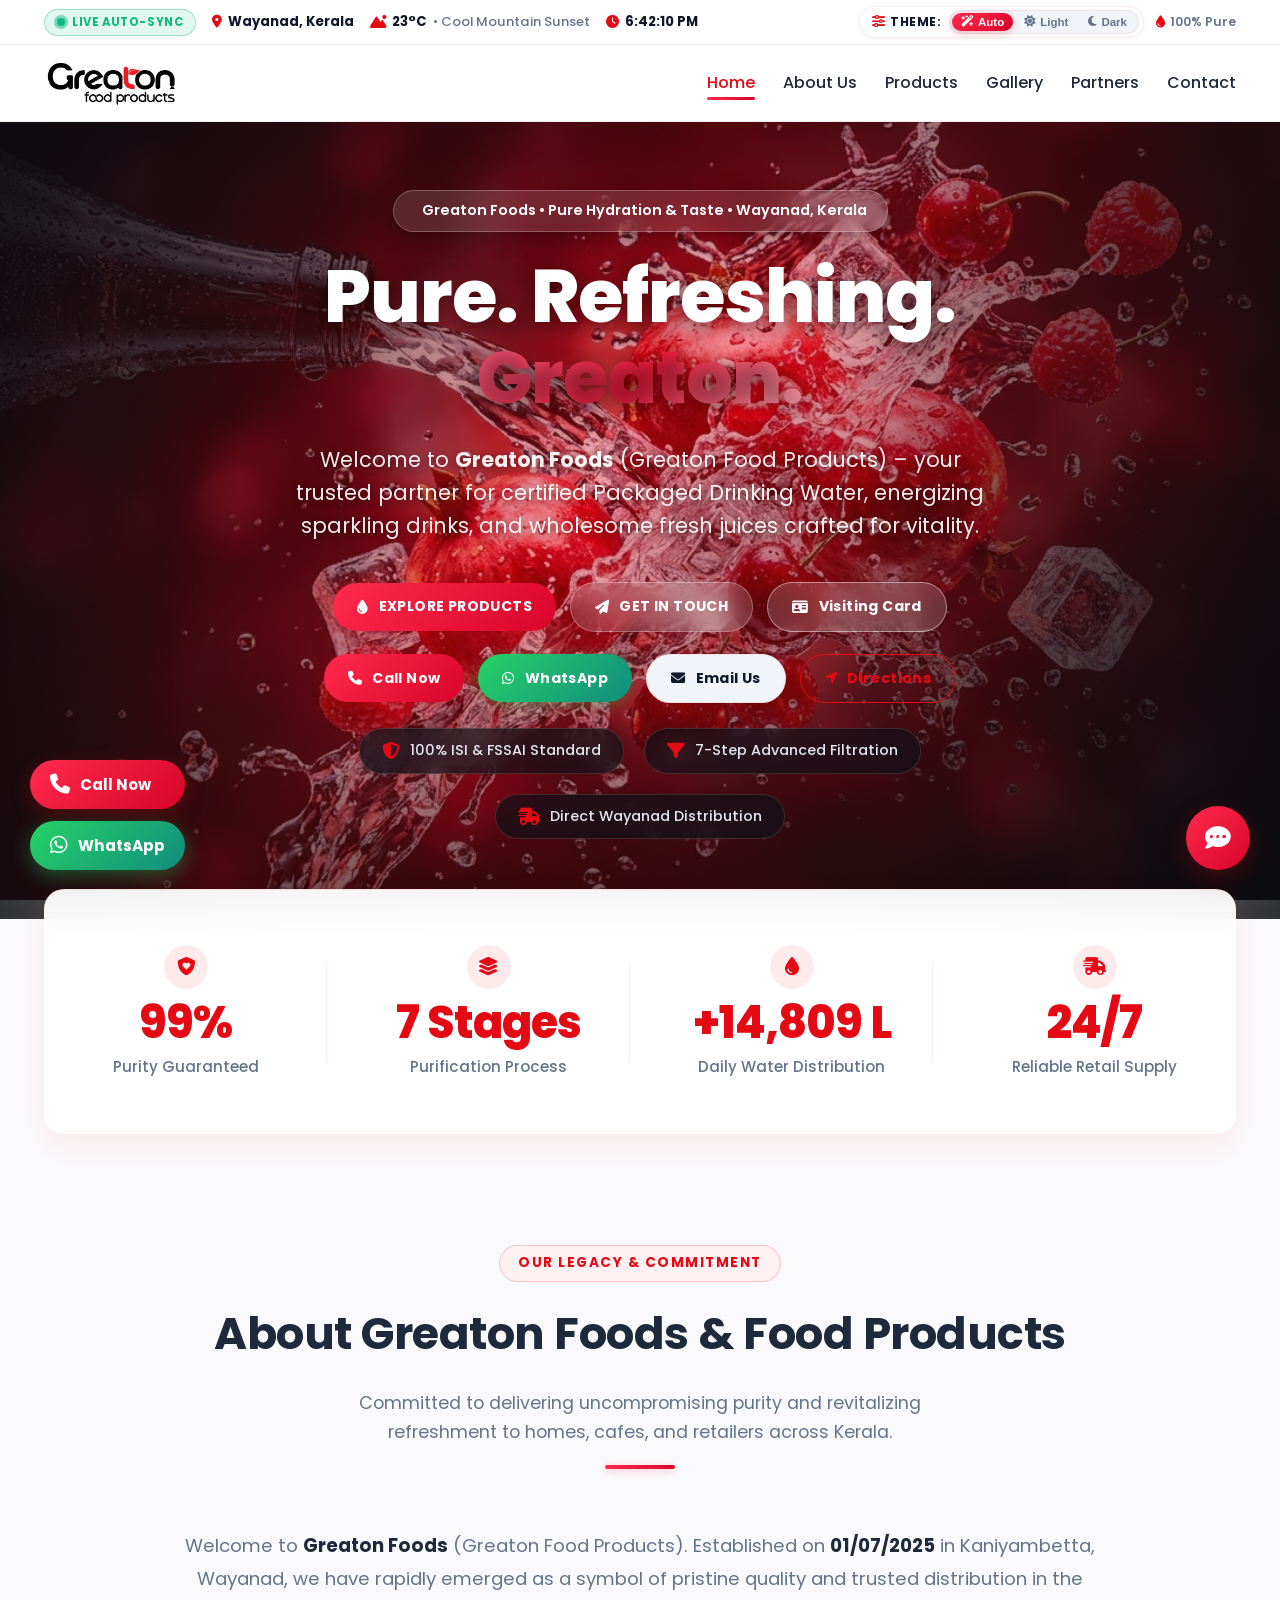
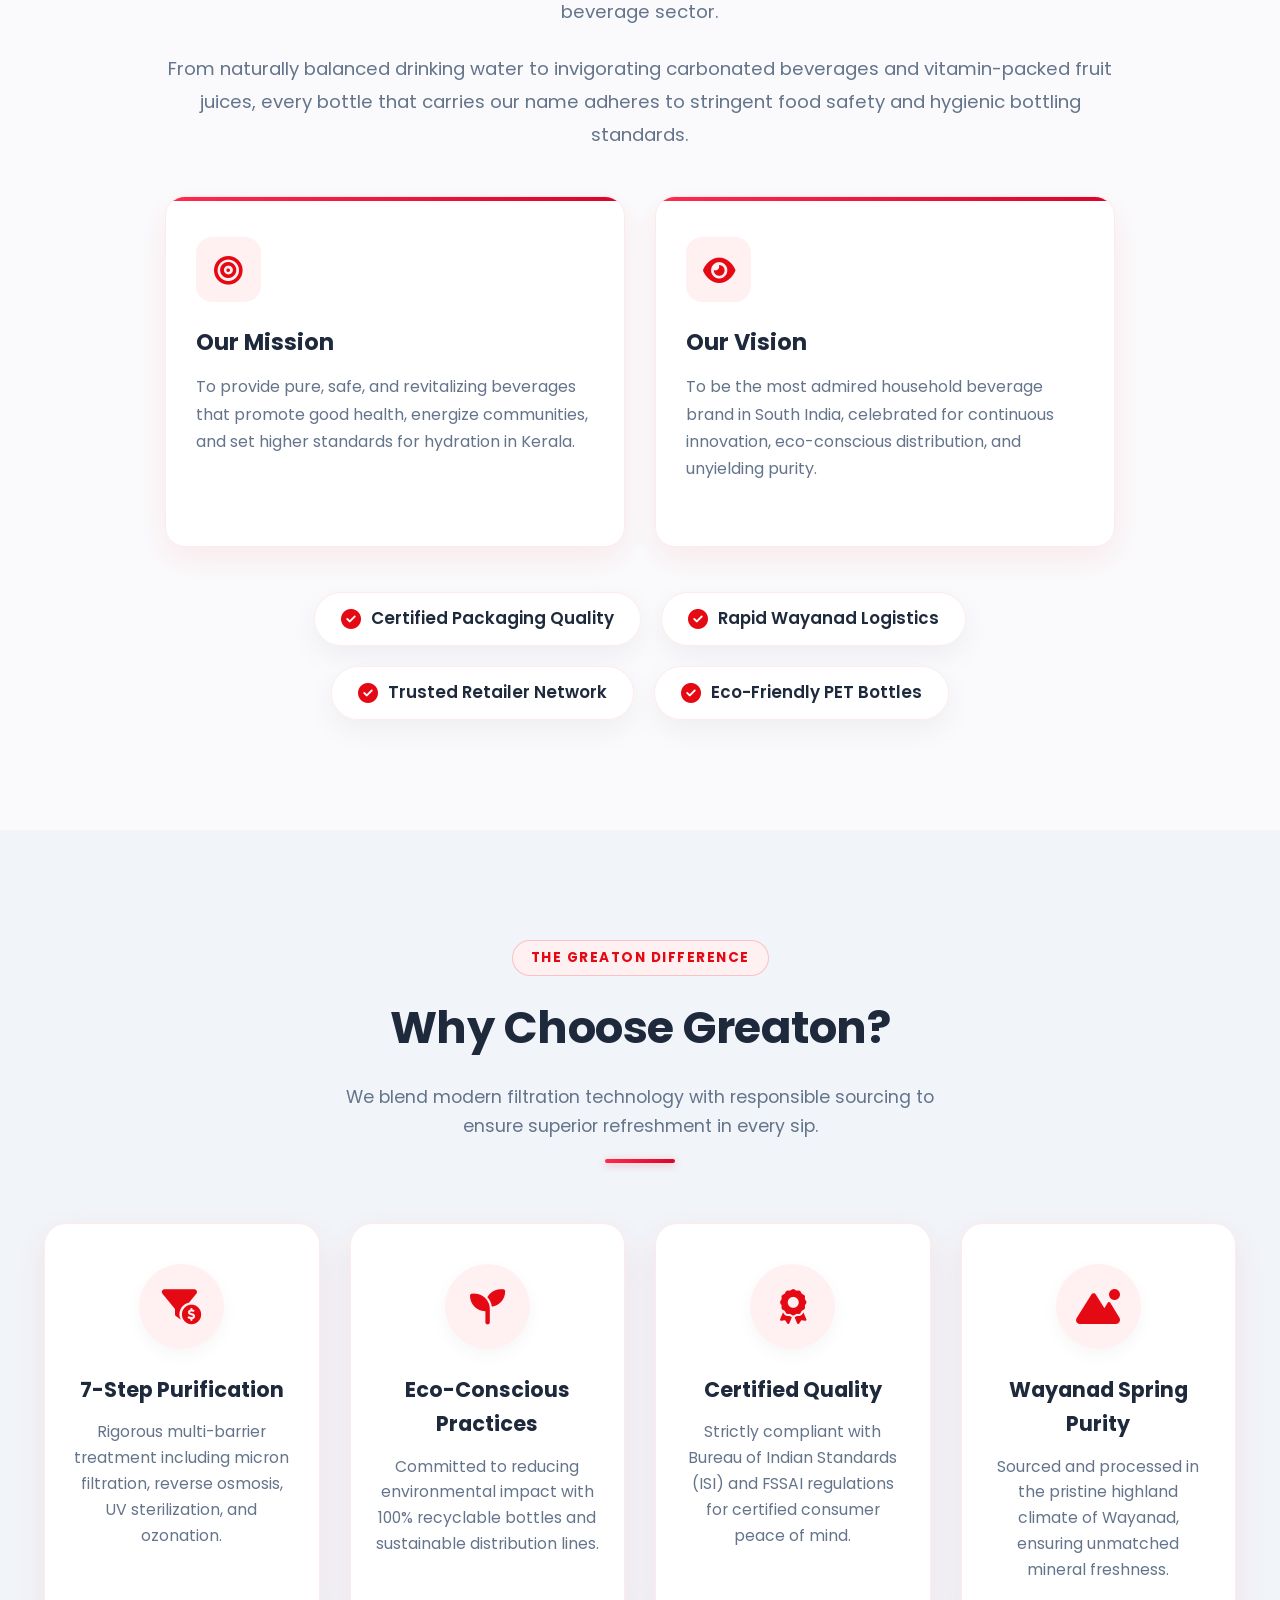
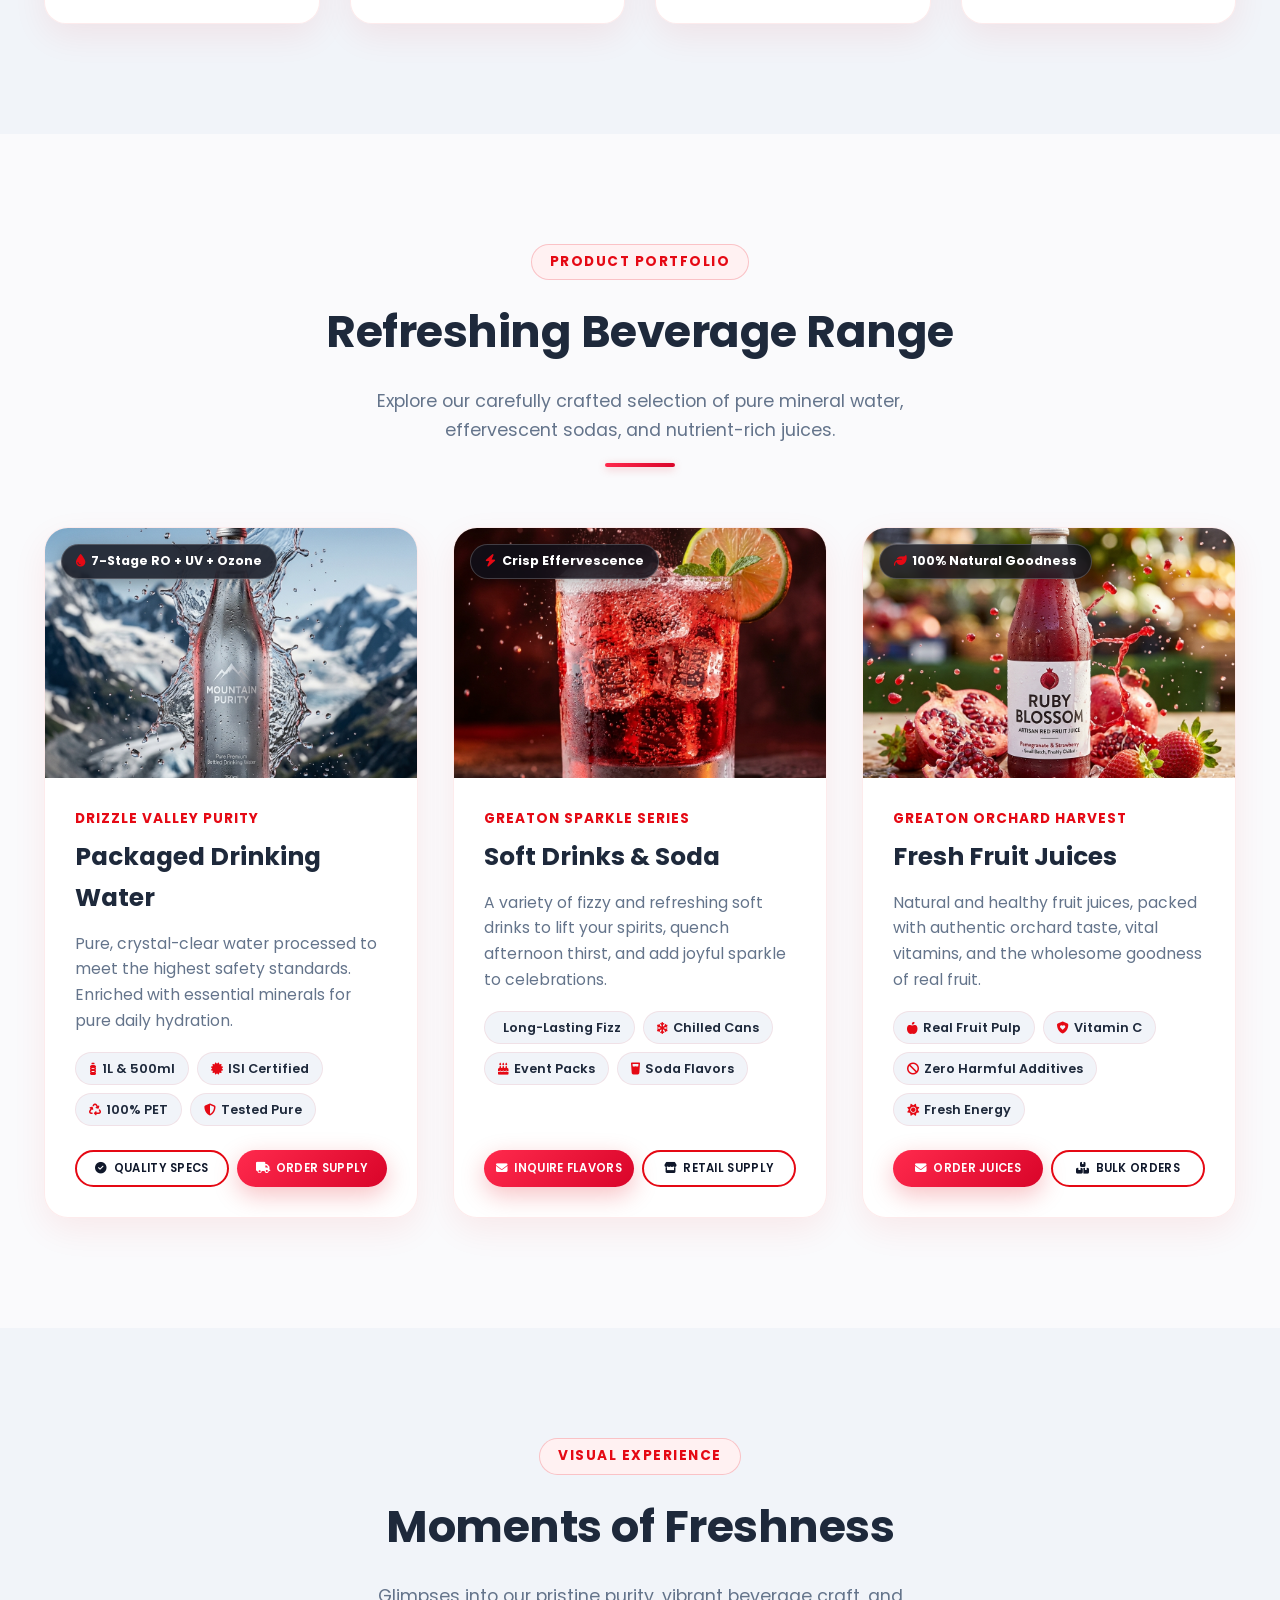
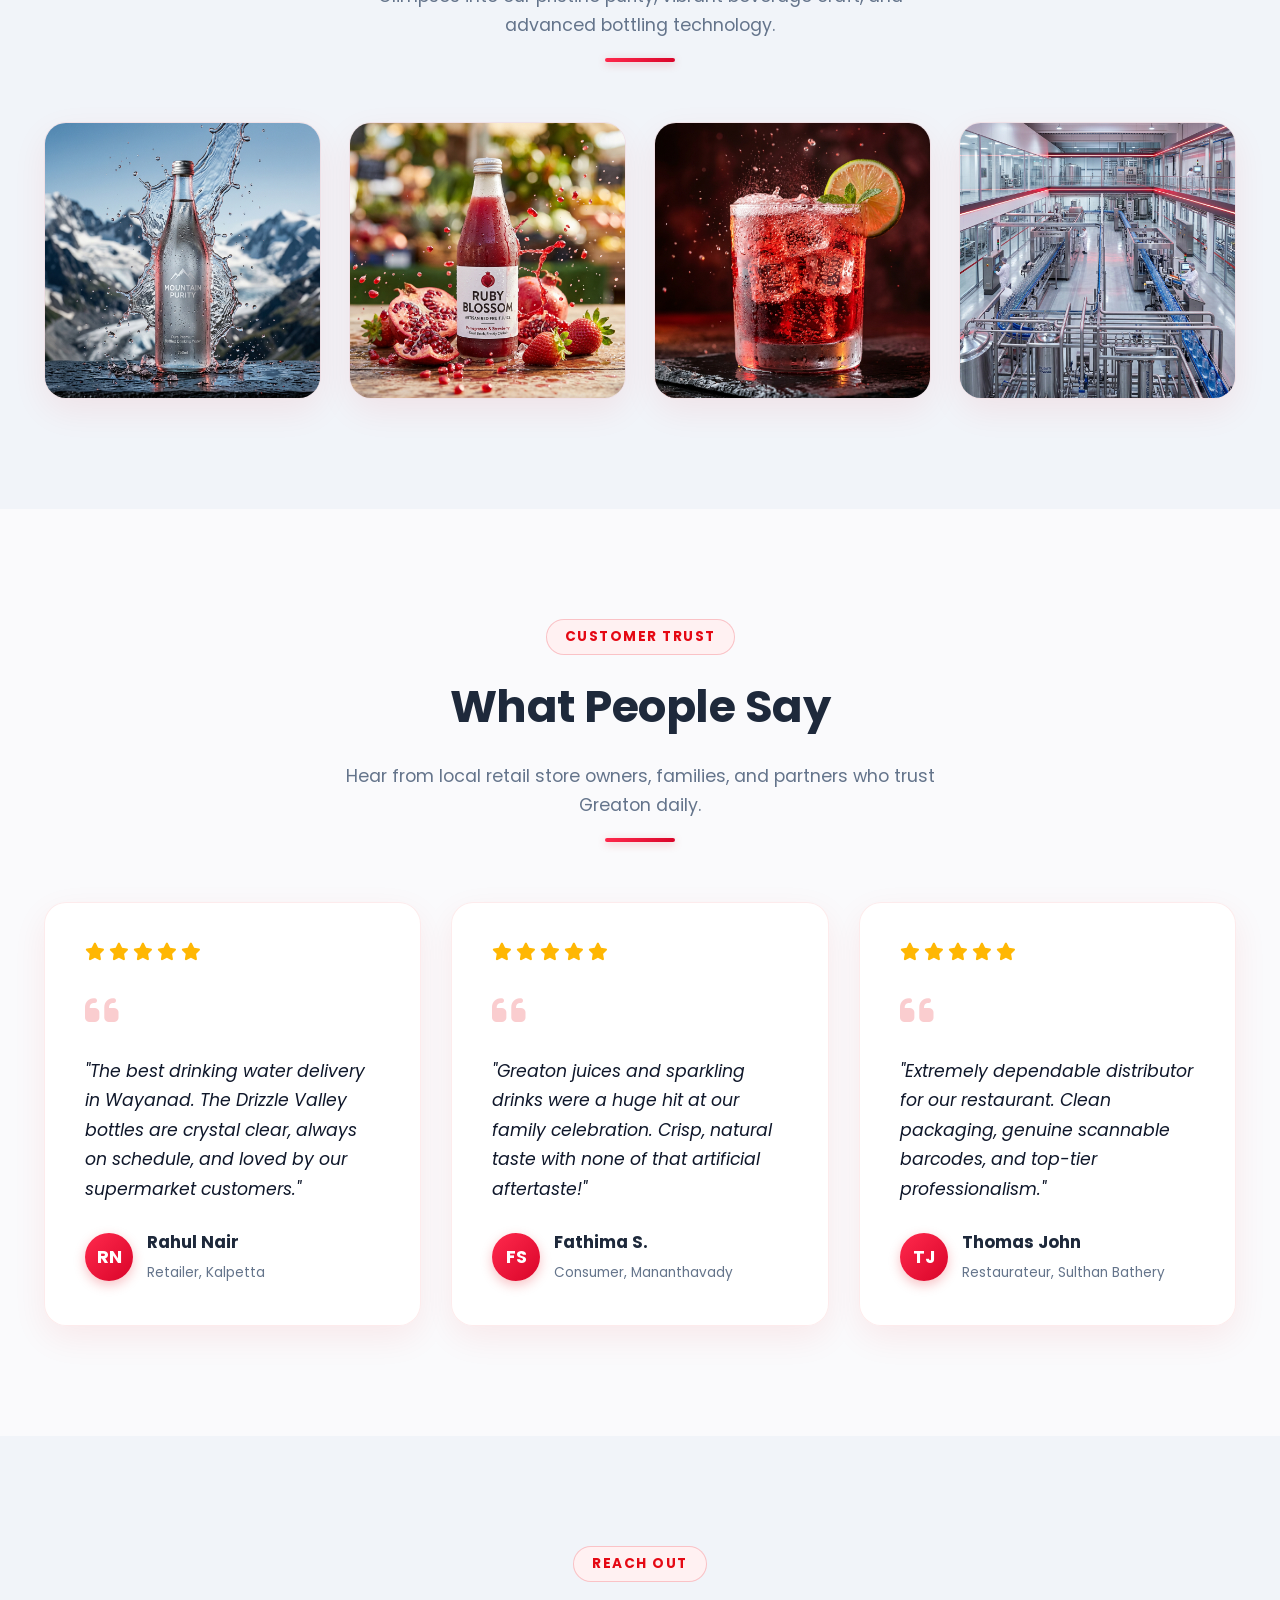
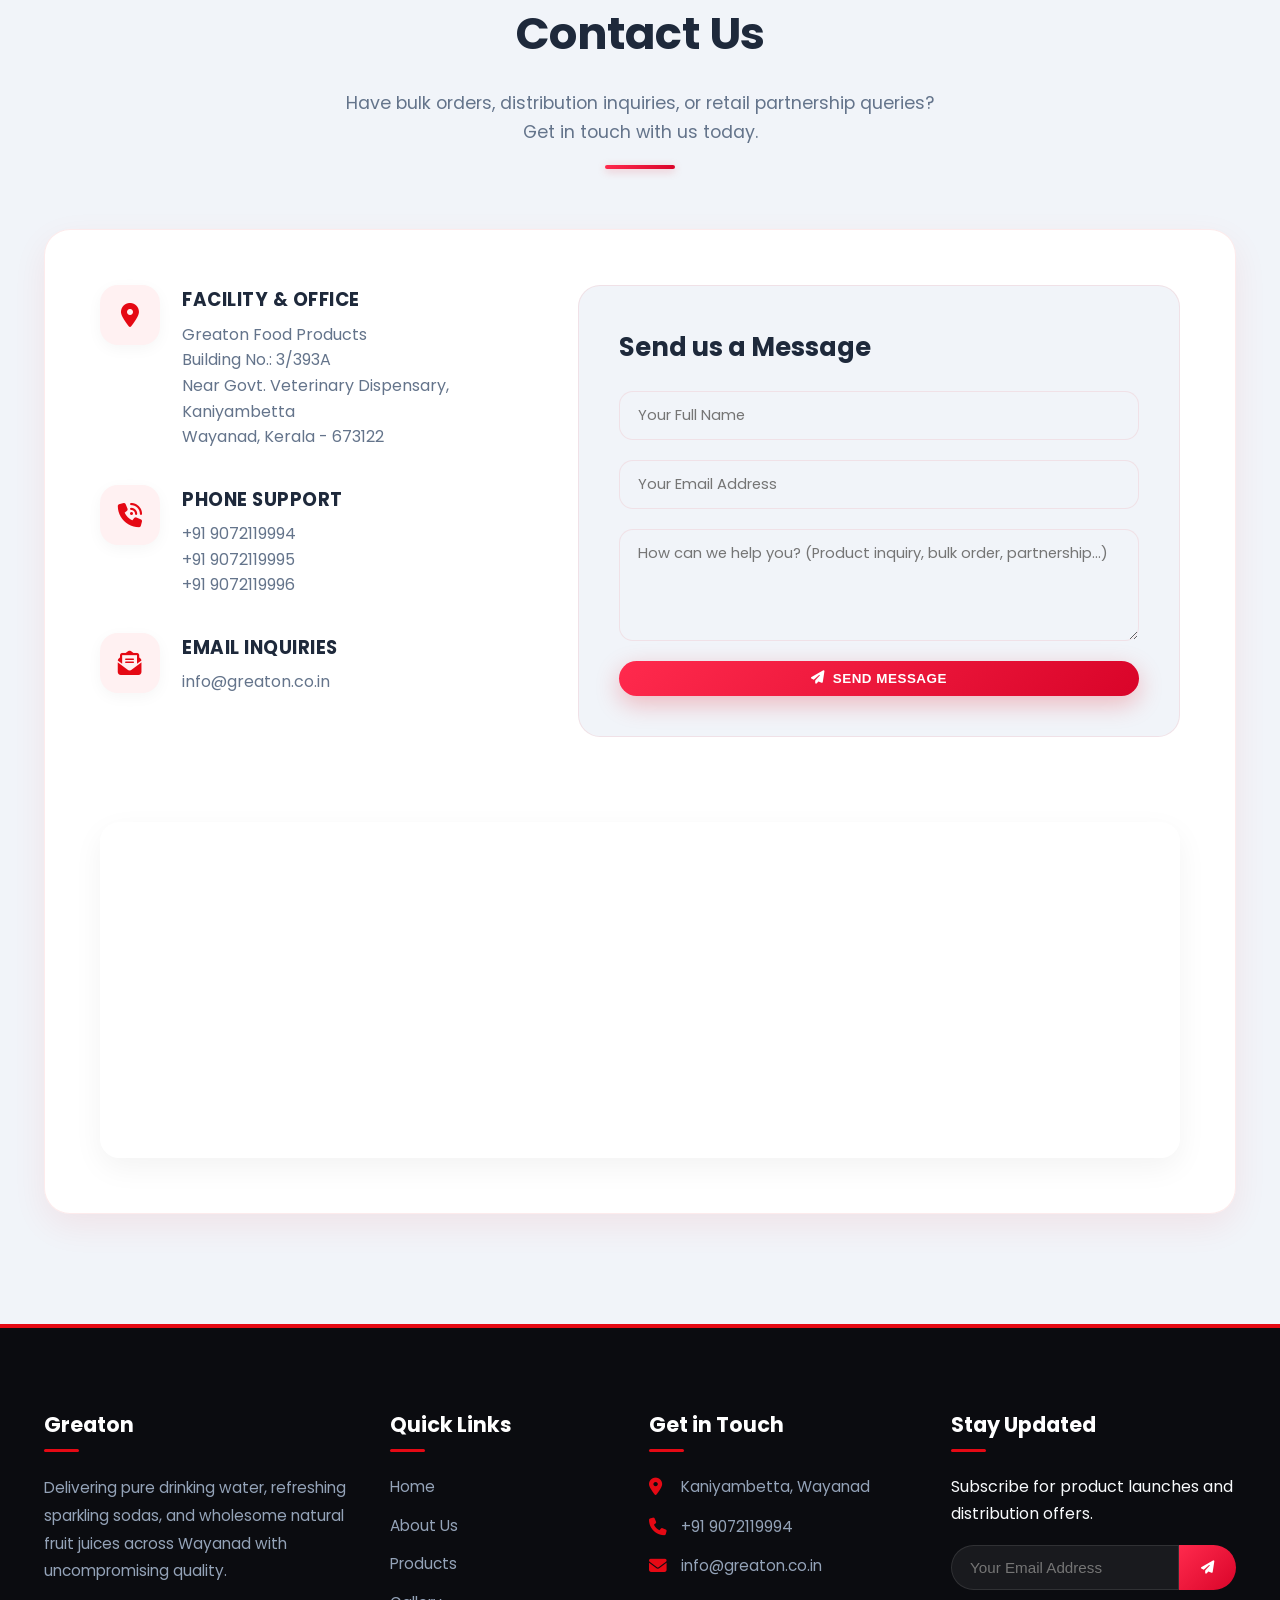
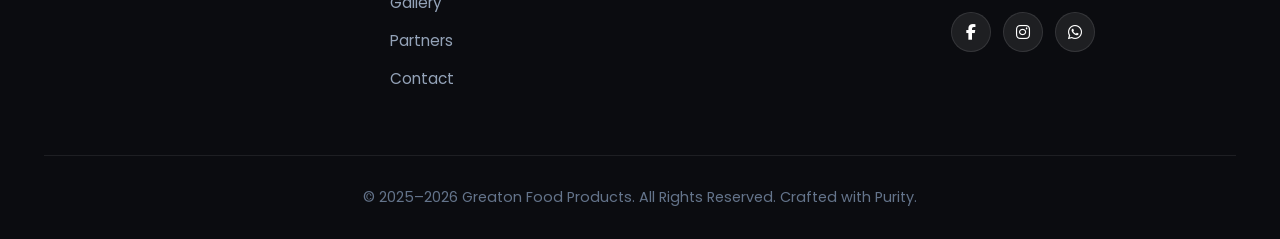
<file: index.html>
<!DOCTYPE html>
<html lang="en" data-theme="light">
<head>
    <meta charset="UTF-8">
    <meta name="viewport" content="width=device-width, initial-scale=1.0">
    <title>Greaton Foods | Greaton Food Products - Pure Drinking Water, Sparkling Sodas & Fresh Juices | Wayanad</title>
    <meta name="description" content="Official website of Greaton Foods (Greaton Food Products). Pure packaged drinking water (Drizzle Valley), sparkling sodas, and fresh fruit juices with 7-stage RO+UV purification in Wayanad, Kerala. ISI & FSSAI certified.">
    <meta name="keywords" content="Greaton Foods, Greaton Food Products, Greaton Foods Wayanad, Greaton Foods Kerala, Greaton Beverages, Drizzle Valley, Packaged Drinking Water Wayanad, Mineral Water Kerala, Refreshing Soft Drinks, Fruit Juices Wayanad, Beverage Distributor Kerala, Thirumala Industries">
    <meta name="author" content="Greaton Food Products">
    <meta name="robots" content="index, follow, max-snippet:-1, max-image-preview:large, max-video-preview:-1">
    <link rel="canonical" href="https://greaton.co.in/">

    <!-- Theme & Mobile Colors -->
    <meta name="theme-color" content="#E50914" media="(prefers-color-scheme: light)">
    <meta name="theme-color" content="#0B0C10" media="(prefers-color-scheme: dark)">
    <meta name="apple-mobile-web-app-capable" content="yes">
    <meta name="apple-mobile-web-app-status-bar-style" content="black-translucent">
    <meta name="apple-mobile-web-app-title" content="Greaton Foods">

    <!-- Favicons for Google Search, Mobile, and Desktop Browsers -->
    <link rel="icon" href="favicon.ico" sizes="any">
    <link rel="icon" type="image/svg+xml" href="assets/favicon.svg?v=2">
    <link rel="icon" type="image/png" sizes="48x48" href="assets/favicon-48x48.png?v=2">
    <link rel="icon" type="image/png" sizes="96x96" href="assets/favicon-96x96.png?v=2">
    <link rel="icon" type="image/png" sizes="192x192" href="assets/favicon-192x192.png?v=2">
    <link rel="icon" type="image/png" sizes="32x32" href="assets/favicon-32x32.png?v=2">
    <link rel="icon" type="image/png" sizes="16x16" href="assets/favicon-16x16.png?v=2">
    <link rel="apple-touch-icon" sizes="180x180" href="assets/apple-touch-icon.png?v=2">
    <link rel="shortcut icon" href="favicon.ico">
    <link rel="manifest" href="assets/site.webmanifest?v=2">

    <!-- Open Graph / Facebook / WhatsApp -->
    <meta property="og:type" content="website">
    <meta property="og:url" content="https://greaton.co.in/">
    <meta property="og:title" content="Greaton Foods | Pure Highland Hydration & Refreshments">
    <meta property="og:description" content="Pure packaged drinking water (Drizzle Valley), effervescent sodas, and fresh fruit juices. 7-stage RO + UV purification in Wayanad, Kerala. ISI & FSSAI certified.">
    <meta property="og:image" content="https://greaton.co.in/assets/og-image.jpg">
    <meta property="og:image:secure_url" content="https://greaton.co.in/assets/og-image.jpg">
    <meta property="og:image:width" content="1200">
    <meta property="og:image:height" content="630">
    <meta property="og:image:alt" content="Greaton Foods - Pure Refreshments Banner">
    <meta property="og:site_name" content="Greaton Foods">
    <meta property="og:locale" content="en_IN">

    <!-- Twitter Card -->
    <meta name="twitter:card" content="summary_large_image">
    <meta name="twitter:url" content="https://greaton.co.in/">
    <meta name="twitter:title" content="Greaton Foods | Pure Mineral Water & Juices">
    <meta name="twitter:description" content="Pure packaged drinking water (Drizzle Valley), sparkling sodas, and natural fruit juices from Wayanad, Kerala.">
    <meta name="twitter:image" content="https://greaton.co.in/assets/og-image.jpg">
    <meta name="twitter:image:alt" content="Greaton Foods Beverage Range">

    <!-- Schema.org Structured Data (JSON-LD) -->
    <script type="application/ld+json">
    {
      "@context": "https://schema.org",
      "@graph": [
        {
          "@type": "Organization",
          "@id": "https://greaton.co.in/#organization",
          "name": "Greaton Food Products",
          "alternateName": ["Greaton Foods", "Greaton", "Greaton Beverages", "Greaton Food Products Wayanad"],
          "url": "https://greaton.co.in/",
          "logo": {
            "@type": "ImageObject",
            "url": "https://greaton.co.in/assets/favicon-512x512.png",
            "width": 512,
            "height": 512
          },
          "image": "https://greaton.co.in/assets/og-image.jpg",
          "description": "Greaton Foods (Greaton Food Products) is an ISI & FSSAI certified manufacturer and distributor of purified packaged drinking water, sparkling sodas, and fresh fruit juices in Wayanad, Kerala.",
          "address": {
            "@type": "PostalAddress",
            "streetAddress": "Building No.: 3/393A, Near Govt. Veterinary Dispensary, Kaniyambetta",
            "addressLocality": "Wayanad",
            "addressRegion": "Kerala",
            "postalCode": "673122",
            "addressCountry": "IN"
          },
          "contactPoint": [
            {
              "@type": "ContactPoint",
              "telephone": "+91-9072119994",
              "contactType": "customer service",
              "areaServed": "IN",
              "availableLanguage": ["English", "Malayalam", "Kannada", "Hindi"]
            },
            {
              "@type": "ContactPoint",
              "telephone": "+91-9072119995",
              "contactType": "sales",
              "areaServed": "IN"
            }
          ]
        },
        {
          "@type": "LocalBusiness",
          "@id": "https://greaton.co.in/#localbusiness",
          "name": "Greaton Foods",
          "alternateName": "Greaton Food Products",
          "image": "https://greaton.co.in/assets/og-image.jpg",
          "url": "https://greaton.co.in/",
          "telephone": "+91-9072119994",
          "priceRange": "₹",
          "address": {
            "@type": "PostalAddress",
            "streetAddress": "Building No.: 3/393A, Near Govt. Veterinary Dispensary, Kaniyambetta",
            "addressLocality": "Wayanad",
            "addressRegion": "Kerala",
            "postalCode": "673122",
            "addressCountry": "IN"
          },
          "geo": {
            "@type": "GeoCoordinates",
            "latitude": 11.6854,
            "longitude": 76.1320
          },
          "openingHoursSpecification": {
            "@type": "OpeningHoursSpecification",
            "dayOfWeek": [
              "Monday", "Tuesday", "Wednesday", "Thursday", "Friday", "Saturday"
            ],
            "opens": "08:00",
            "closes": "19:00"
          }
        },
        {
          "@type": "WebSite",
          "@id": "https://greaton.co.in/#website",
          "url": "https://greaton.co.in/",
          "name": "Greaton Foods",
          "alternateName": ["Greaton Food Products", "Greaton"],
          "publisher": {
            "@id": "https://greaton.co.in/#organization"
          }
        },
        {
          "@type": "Product",
          "name": "Drizzle Valley Packaged Drinking Water",
          "image": "https://greaton.co.in/assets/gallery-water-new.jpg",
          "description": "7-Stage RO + UV + Ozone purified crystal clear packaged drinking water enriched with minerals.",
          "brand": {
            "@type": "Brand",
            "name": "Drizzle Valley"
          },
          "offers": {
            "@type": "Offer",
            "priceCurrency": "INR",
            "availability": "https://schema.org/InStock",
            "seller": {
              "@id": "https://greaton.co.in/#organization"
            }
          }
        }
      ]
    }
    </script>
    
    <!-- Theme Flash Prevention Script -->
    <script>
        (function() {
            var savedTheme = localStorage.getItem('greaton_theme_preference');
            if (savedTheme === 'light' || savedTheme === 'dark') {
                document.documentElement.setAttribute('data-theme', savedTheme);
            } else {
                document.documentElement.setAttribute('data-theme', 'light');
            }
        })();
    </script>

    <link rel="preconnect" href="https://fonts.googleapis.com">
    <link rel="preconnect" href="https://fonts.gstatic.com" crossorigin>
    <link href="https://fonts.googleapis.com/css2?family=Poppins:wght@300;400;500;600;700;800&display=swap" rel="stylesheet">
    <link rel="stylesheet" href="style.css?v=3.4">
    <link rel="stylesheet" href="https://cdnjs.cloudflare.com/ajax/libs/font-awesome/6.4.0/css/all.min.css" crossorigin="anonymous" referrerpolicy="no-referrer" />
</head>
<body class="has-climate-bar">
    <!-- Background Animated Particles Container -->
    <div id="particles-container"></div>

    <!-- Header: Climate Top Bar + Main Navigation -->
    <header class="site-header">
        <!-- Live Signal & Wayanad Climate Details Bar -->
        <div class="climate-top-bar">
            <div class="container climate-container">
                <div class="climate-left">
                    <span id="signal-indicator-badge" class="signal-indicator">
                        <span class="signal-dot"></span> <span>LIVE AUTO-SYNC</span>
                    </span>
                    <span class="climate-item" id="climate-location">
                        <i class="fas fa-location-dot"></i> <strong>Wayanad, Kerala</strong>
                    </span>
                    <span class="climate-item" id="climate-weather">
                        <i class="fas fa-cloud-sun"></i> <strong>24°C</strong> • Mild Highland Breeze
                    </span>
                    <span class="climate-item" id="climate-time">
                        <i class="fas fa-clock"></i> <strong>Loading time...</strong>
                    </span>
                </div>
                <div class="climate-right">
                    <div class="theme-manager-pill" id="theme-manager">
                        <span class="tm-label"><i class="fas fa-sliders"></i> Theme:</span>
                        <div class="tm-switcher">
                            <button class="tm-btn active" data-mode="auto" title="Automatic time-based mode"><i class="fas fa-wand-magic-sparkles"></i> Auto</button>
                            <button class="tm-btn" data-mode="light" title="Force Light Theme"><i class="fas fa-sun"></i> Light</button>
                            <button class="tm-btn" data-mode="dark" title="Force Dark Theme"><i class="fas fa-moon"></i> Dark</button>
                        </div>
                    </div>
                    <span class="climate-purity-badge"><i class="fas fa-droplet"></i> 100% Pure</span>
                </div>
            </div>
        </div>

        <!-- Navigation -->
        <nav class="navbar">
            <div class="container navbar-container">
                <a href="index.html" class="logo-wrapper">
                    <div class="logo">
                        <img src="assets/logo.jpg" alt="Greaton Food Products Logo" id="site-logo">
                    </div>
                </a>

                <div class="nav-actions">
                    <ul class="nav-menu">
                        <li><a href="#home" class="nav-link active">Home</a></li>
                        <li><a href="#about" class="nav-link">About Us</a></li>
                        <li><a href="#products" class="nav-link">Products</a></li>
                        <li><a href="#gallery" class="nav-link">Gallery</a></li>
                        <li><a href="partners.html" class="nav-link">Partners</a></li>
                        <li><a href="#contact" class="nav-link">Contact</a></li>
                    </ul>

                    <!-- Mobile Hamburger Toggle -->
                    <div class="menu-toggle" id="mobile-menu" aria-label="Toggle navigation" role="button" tabindex="0">
                        <span class="bar"></span>
                        <span class="bar"></span>
                        <span class="bar"></span>
                    </div>
                </div>
            </div>
        </nav>
    </header>

    <!-- Hero Section -->
    <section id="home" class="hero">
        <div class="hero-overlay"></div>
        <div class="container hero-content">
            <div class="hero-badge animate-hidden">
                <i class="fas fa-sparkles"></i> Greaton Foods • Pure Hydration &amp; Taste • Wayanad, Kerala
            </div>
            <h1 class="animate-hidden">Pure. Refreshing. <span class="highlight-gradient">Greaton.</span></h1>
            <p class="animate-hidden">Welcome to <strong>Greaton Foods</strong> (Greaton Food Products) – your trusted partner for certified Packaged Drinking Water, energizing sparkling drinks, and wholesome fresh juices crafted for vitality.</p>
            
            <div class="hero-buttons animate-hidden">
                <a href="#products" class="btn btn-primary">
                    <i class="fas fa-tint"></i> Explore Products
                </a>
                <a href="#contact" class="btn btn-glass">
                    <i class="fas fa-paper-plane"></i> Get in Touch
                </a>
                <a href="assets/Greaton_Visiting_Card.pdf" target="_blank" download="Greaton_Visiting_Card.pdf" id="open-visiting-card-btn" class="btn btn-action-pill hero-card-btn" title="View & Download Official Greaton Visiting Card">
                    <i class="fas fa-id-card"></i> Visiting Card
                </a>
            </div>

            <!-- Hero Quick Connect Action Pills -->
            <div class="hero-quick-actions animate-hidden">
                <a href="tel:+919072119994" class="btn btn-action-pill btn-call">
                    <i class="fas fa-phone"></i> Call Now
                </a>
                <a href="https://wa.me/919072119994?text=Hello%20Greaton%20Food%20Products,%20I%20would%20like%20to%20inquire%20about%20your%20products." target="_blank" class="btn btn-action-pill btn-wa">
                    <i class="fab fa-whatsapp"></i> WhatsApp
                </a>
                <a href="mailto:info@greaton.co.in" class="btn btn-action-pill btn-email">
                    <i class="fas fa-envelope"></i> Email Us
                </a>
                <a href="https://maps.google.com/?q=Kaniyambetta,+Wayanad,+Kerala+673122" target="_blank" class="btn btn-action-pill btn-nav">
                    <i class="fas fa-location-arrow"></i> Directions
                </a>
            </div>

            <!-- Floating Hero Pills -->
            <div class="hero-pills animate-hidden">
                <div class="hero-pill-item">
                    <i class="fas fa-shield-halved"></i> 100% ISI &amp; FSSAI Standard
                </div>
                <div class="hero-pill-item">
                    <i class="fas fa-filter"></i> 7-Step Advanced Filtration
                </div>
                <div class="hero-pill-item">
                    <i class="fas fa-truck-fast"></i> Direct Wayanad Distribution
                </div>
            </div>
        </div>
    </section>

    <!-- Stats Counter Bar -->
    <div class="container">
        <section class="stats-section">
            <div class="stats-grid">
                <div class="stat-item">
                    <div class="stat-icon"><i class="fas fa-shield-heart"></i></div>
                    <div class="stat-number" data-target="100" data-suffix="%">0%</div>
                    <div class="stat-label">Purity Guaranteed</div>
                </div>
                <div class="stat-item">
                    <div class="stat-icon"><i class="fas fa-layer-group"></i></div>
                    <div class="stat-number" data-target="7" data-suffix=" Stages">0</div>
                    <div class="stat-label">Purification Process</div>
                </div>
                <div class="stat-item">
                    <div class="stat-icon"><i class="fas fa-droplet"></i></div>
                    <div class="stat-number" data-target="15000" data-prefix="+" data-suffix=" L">0</div>
                    <div class="stat-label">Daily Water Distribution</div>
                </div>
                <div class="stat-item">
                    <div class="stat-icon"><i class="fas fa-truck-fast"></i></div>
                    <div class="stat-number" data-target="24" data-suffix="/7">0</div>
                    <div class="stat-label">Reliable Retail Supply</div>
                </div>
            </div>
        </section>
    </div>

    <!-- About Section -->
    <section id="about" class="section">
        <div class="container">
            <div class="section-header">
                <span class="section-tag">Our Legacy &amp; Commitment</span>
                <h2>About Greaton Foods &amp; Food Products</h2>
                <p>Committed to delivering uncompromising purity and revitalizing refreshment to homes, cafes, and retailers across Kerala.</p>
                <div class="divider"></div>
            </div>
            
            <div class="about-content">
                <div class="about-text">
                    <p>Welcome to <strong>Greaton Foods</strong> (Greaton Food Products). Established on <strong>01/07/2025</strong> in Kaniyambetta, Wayanad, we have rapidly emerged as a symbol of pristine quality and trusted distribution in the beverage sector.</p>
                    <p>From naturally balanced drinking water to invigorating carbonated beverages and vitamin-packed fruit juices, every bottle that carries our name adheres to stringent food safety and hygienic bottling standards.</p>
                    
                    <div class="mission-vision-grid">
                        <div class="mv-card">
                            <div class="mv-icon">
                                <i class="fas fa-bullseye"></i>
                            </div>
                            <h3>Our Mission</h3>
                            <p>To provide pure, safe, and revitalizing beverages that promote good health, energize communities, and set higher standards for hydration in Kerala.</p>
                        </div>
                        <div class="mv-card">
                            <div class="mv-icon">
                                <i class="fas fa-eye"></i>
                            </div>
                            <h3>Our Vision</h3>
                            <p>To be the most admired household beverage brand in South India, celebrated for continuous innovation, eco-conscious distribution, and unyielding purity.</p>
                        </div>
                    </div>

                    <ul class="features-list">
                        <li><i class="fas fa-circle-check"></i> Certified Packaging Quality</li>
                        <li><i class="fas fa-circle-check"></i> Rapid Wayanad Logistics</li>
                        <li><i class="fas fa-circle-check"></i> Trusted Retailer Network</li>
                        <li><i class="fas fa-circle-check"></i> Eco-Friendly PET Bottles</li>
                    </ul>
                </div>
            </div>
        </div>
    </section>

    <!-- Why Choose Us Section -->
    <section id="why-choose-us" class="section bg-light">
        <div class="container">
            <div class="section-header">
                <span class="section-tag">The Greaton Difference</span>
                <h2>Why Choose Greaton?</h2>
                <p>We blend modern filtration technology with responsible sourcing to ensure superior refreshment in every sip.</p>
                <div class="divider"></div>
            </div>
            
            <div class="features-grid">
                <div class="feature-box">
                    <div class="feature-icon"><i class="fas fa-filter-circle-dollar"></i></div>
                    <h3>7-Step Purification</h3>
                    <p>Rigorous multi-barrier treatment including micron filtration, reverse osmosis, UV sterilization, and ozonation.</p>
                </div>
                <div class="feature-box">
                    <div class="feature-icon"><i class="fas fa-seedling"></i></div>
                    <h3>Eco-Conscious Practices</h3>
                    <p>Committed to reducing environmental impact with 100% recyclable bottles and sustainable distribution lines.</p>
                </div>
                <div class="feature-box">
                    <div class="feature-icon"><i class="fas fa-award"></i></div>
                    <h3>Certified Quality</h3>
                    <p>Strictly compliant with Bureau of Indian Standards (ISI) and FSSAI regulations for certified consumer peace of mind.</p>
                </div>
                <div class="feature-box">
                    <div class="feature-icon"><i class="fas fa-mountain-sun"></i></div>
                    <h3>Wayanad Spring Purity</h3>
                    <p>Sourced and processed in the pristine highland climate of Wayanad, ensuring unmatched mineral freshness.</p>
                </div>
            </div>
        </div>
    </section>

    <!-- Products Section (Enhanced Photo Showcase) -->
    <section id="products" class="section">
        <div class="container">
            <div class="section-header">
                <span class="section-tag">Product Portfolio</span>
                <h2>Refreshing Beverage Range</h2>
                <p>Explore our carefully crafted selection of pure mineral water, effervescent sodas, and nutrient-rich juices.</p>
                <div class="divider"></div>
            </div>
            
            <div class="products-grid">
                <!-- Product 1: Packaged Drinking Water -->
                <div class="product-card animate-hidden">
                    <div class="product-img-box">
                        <img src="assets/gallery-water-new.jpg" alt="Drizzle Valley Packaged Drinking Water Bottle" loading="lazy">
                        <div class="product-img-badge">
                            <i class="fas fa-tint"></i> 7-Stage RO + UV + Ozone
                        </div>
                    </div>
                    <div class="product-card-body">
                        <span class="product-subtitle">Drizzle Valley Purity</span>
                        <h3>Packaged Drinking Water</h3>
                        <p>Pure, crystal-clear water processed to meet the highest safety standards. Enriched with essential minerals for pure daily hydration.</p>
                        
                        <div class="product-pill-tags">
                            <span class="product-pill-tag"><i class="fas fa-bottle-water"></i> 1L &amp; 500ml</span>
                            <span class="product-pill-tag"><i class="fas fa-certificate"></i> ISI Certified</span>
                            <span class="product-pill-tag"><i class="fas fa-recycle"></i> 100% PET</span>
                            <span class="product-pill-tag"><i class="fas fa-shield-halved"></i> Tested Pure</span>
                        </div>
                        
                        <div class="product-actions">
                            <a href="#about" class="btn btn-outline">
                                <i class="fas fa-circle-check"></i> Quality Specs
                            </a>
                            <a href="#contact" class="btn btn-primary">
                                <i class="fas fa-truck"></i> Order Supply
                            </a>
                        </div>
                    </div>
                </div>

                <!-- Product 2: Sparkling Soft Drinks -->
                <div class="product-card animate-hidden">
                    <div class="product-img-box">
                        <img src="assets/gallery-soda-new.jpg" alt="Sparkling Fizzy Soft Drinks & Soda" loading="lazy">
                        <div class="product-img-badge">
                            <i class="fas fa-bolt"></i> Crisp Effervescence
                        </div>
                    </div>
                    <div class="product-card-body">
                        <span class="product-subtitle">Greaton Sparkle Series</span>
                        <h3>Soft Drinks &amp; Soda</h3>
                        <p>A variety of fizzy and refreshing soft drinks to lift your spirits, quench afternoon thirst, and add joyful sparkle to celebrations.</p>
                        
                        <div class="product-pill-tags">
                            <span class="product-pill-tag"><i class="fas fa-bubbles"></i> Long-Lasting Fizz</span>
                            <span class="product-pill-tag"><i class="fas fa-snowflake"></i> Chilled Cans</span>
                            <span class="product-pill-tag"><i class="fas fa-cake-candles"></i> Event Packs</span>
                            <span class="product-pill-tag"><i class="fas fa-glass-water"></i> Soda Flavors</span>
                        </div>
                        
                        <div class="product-actions">
                            <a href="#contact" class="btn btn-primary">
                                <i class="fas fa-envelope"></i> Inquire Flavors
                            </a>
                            <a href="#contact" class="btn btn-outline">
                                <i class="fas fa-store"></i> Retail Supply
                            </a>
                        </div>
                    </div>
                </div>

                <!-- Product 3: Fresh Juices -->
                <div class="product-card animate-hidden">
                    <div class="product-img-box">
                        <img src="assets/gallery-juice-new.jpg" alt="Natural Fresh Fruit Juices" loading="lazy">
                        <div class="product-img-badge">
                            <i class="fas fa-leaf"></i> 100% Natural Goodness
                        </div>
                    </div>
                    <div class="product-card-body">
                        <span class="product-subtitle">Greaton Orchard Harvest</span>
                        <h3>Fresh Fruit Juices</h3>
                        <p>Natural and healthy fruit juices, packed with authentic orchard taste, vital vitamins, and the wholesome goodness of real fruit.</p>
                        
                        <div class="product-pill-tags">
                            <span class="product-pill-tag"><i class="fas fa-apple-whole"></i> Real Fruit Pulp</span>
                            <span class="product-pill-tag"><i class="fas fa-shield-heart"></i> Vitamin C</span>
                            <span class="product-pill-tag"><i class="fas fa-ban"></i> Zero Harmful Additives</span>
                            <span class="product-pill-tag"><i class="fas fa-sun"></i> Fresh Energy</span>
                        </div>
                        
                        <div class="product-actions">
                            <a href="#contact" class="btn btn-primary">
                                <i class="fas fa-envelope"></i> Order Juices
                            </a>
                            <a href="#contact" class="btn btn-outline">
                                <i class="fas fa-boxes-stacked"></i> Bulk Orders
                            </a>
                        </div>
                    </div>
                </div>
            </div>
        </div>
    </section>

    <!-- Gallery Section (Regenerated High-Res Images) -->
    <section id="gallery" class="section bg-light">
        <div class="container">
            <div class="section-header">
                <span class="section-tag">Visual Experience</span>
                <h2>Moments of Freshness</h2>
                <p>Glimpses into our pristine purity, vibrant beverage craft, and advanced bottling technology.</p>
                <div class="divider"></div>
            </div>
            
            <div class="gallery-grid">
                <div class="gallery-item">
                    <img src="assets/gallery-water-new.jpg" alt="Pure Mountain Hydration Water Bottle" loading="lazy">
                    <div class="overlay">
                        <span class="gallery-tag">Mineral Water</span>
                        <p>Pristine Hydration</p>
                    </div>
                </div>
                
                <div class="gallery-item">
                    <img src="assets/gallery-juice-new.jpg" alt="Fresh Chilled Artisan Fruit Juice" loading="lazy">
                    <div class="overlay">
                        <span class="gallery-tag">Fruit Juice</span>
                        <p>Natural Fruit Vitality</p>
                    </div>
                </div>
                
                <div class="gallery-item">
                    <img src="assets/gallery-soda-new.jpg" alt="Sparkling Red Craft Soda" loading="lazy">
                    <div class="overlay">
                        <span class="gallery-tag">Sparkling Soda</span>
                        <p>Effervescent Joy</p>
                    </div>
                </div>
                
                <div class="gallery-item">
                    <img src="assets/gallery-factory-new.jpg" alt="Automated Modern Bottling Facility" loading="lazy">
                    <div class="overlay">
                        <span class="gallery-tag">Quality Facility</span>
                        <p>Modern Automated Plant</p>
                    </div>
                </div>
            </div>
        </div>
    </section>

    <!-- Testimonials Section -->
    <section id="testimonials" class="section">
        <div class="container">
            <div class="section-header">
                <span class="section-tag">Customer Trust</span>
                <h2>What People Say</h2>
                <p>Hear from local retail store owners, families, and partners who trust Greaton daily.</p>
                <div class="divider"></div>
            </div>
            
            <div class="testimonials-grid">
                <div class="testimonial-card">
                    <div class="testimonial-rating">
                        <i class="fas fa-star"></i>
                        <i class="fas fa-star"></i>
                        <i class="fas fa-star"></i>
                        <i class="fas fa-star"></i>
                        <i class="fas fa-star"></i>
                    </div>
                    <div class="quote-icon"><i class="fas fa-quote-left"></i></div>
                    <p>"The best drinking water delivery in Wayanad. The Drizzle Valley bottles are crystal clear, always on schedule, and loved by our supermarket customers."</p>
                    <div class="testimonial-author">
                        <div class="author-avatar">RN</div>
                        <div class="author-info">
                            <h4>Rahul Nair</h4>
                            <span>Retailer, Kalpetta</span>
                        </div>
                    </div>
                </div>
                
                <div class="testimonial-card">
                    <div class="testimonial-rating">
                        <i class="fas fa-star"></i>
                        <i class="fas fa-star"></i>
                        <i class="fas fa-star"></i>
                        <i class="fas fa-star"></i>
                        <i class="fas fa-star"></i>
                    </div>
                    <div class="quote-icon"><i class="fas fa-quote-left"></i></div>
                    <p>"Greaton juices and sparkling drinks were a huge hit at our family celebration. Crisp, natural taste with none of that artificial aftertaste!"</p>
                    <div class="testimonial-author">
                        <div class="author-avatar">FS</div>
                        <div class="author-info">
                            <h4>Fathima S.</h4>
                            <span>Consumer, Mananthavady</span>
                        </div>
                    </div>
                </div>
                
                <div class="testimonial-card">
                    <div class="testimonial-rating">
                        <i class="fas fa-star"></i>
                        <i class="fas fa-star"></i>
                        <i class="fas fa-star"></i>
                        <i class="fas fa-star"></i>
                        <i class="fas fa-star"></i>
                    </div>
                    <div class="quote-icon"><i class="fas fa-quote-left"></i></div>
                    <p>"Extremely dependable distributor for our restaurant. Clean packaging, genuine scannable barcodes, and top-tier professionalism."</p>
                    <div class="testimonial-author">
                        <div class="author-avatar">TJ</div>
                        <div class="author-info">
                            <h4>Thomas John</h4>
                            <span>Restaurateur, Sulthan Bathery</span>
                        </div>
                    </div>
                </div>
            </div>
        </div>
    </section>

    <!-- Contact Section -->
    <section id="contact" class="section bg-light">
        <div class="container">
            <div class="section-header">
                <span class="section-tag">Reach Out</span>
                <h2>Contact Us</h2>
                <p>Have bulk orders, distribution inquiries, or retail partnership queries? Get in touch with us today.</p>
                <div class="divider"></div>
            </div>
            
            <div class="contact-wrapper">
                <div class="contact-info">
                    <div class="info-item">
                        <i class="fas fa-location-dot"></i>
                        <div class="details">
                            <h4>Facility &amp; Office</h4>
                            <p>Greaton Food Products<br>
                            Building No.: 3/393A<br>
                            Near Govt. Veterinary Dispensary, Kaniyambetta<br>
                            Wayanad, Kerala - 673122</p>
                        </div>
                    </div>
                    
                    <div class="info-item">
                        <i class="fas fa-phone-volume"></i>
                        <div class="details">
                            <h4>Phone Support</h4>
                            <p><a href="tel:+919072119994">+91 9072119994</a></p>
                            <p><a href="tel:+919072119995">+91 9072119995</a></p>
                            <p><a href="tel:+919072119996">+91 9072119996</a></p>
                        </div>
                    </div>
                    
                    <div class="info-item">
                        <i class="fas fa-envelope-open-text"></i>
                        <div class="details">
                            <h4>Email Inquiries</h4>
                            <p><a href="mailto:info@greaton.co.in">info@greaton.co.in</a></p>
                        </div>
                    </div>
                </div>
                
                <div class="contact-form-container">
                    <h3>Send us a Message</h3>
                    <form id="main-contact-form" class="main-form">
                        <div class="form-group">
                            <input type="text" id="contact-name" name="name" placeholder="Your Full Name" required>
                        </div>
                        <div class="form-group">
                            <input type="email" id="contact-email" name="email" placeholder="Your Email Address" required>
                        </div>
                        <div class="form-group">
                            <textarea id="contact-message" name="message" rows="4" placeholder="How can we help you? (Product inquiry, bulk order, partnership...)" required></textarea>
                        </div>
                        <button type="submit" class="btn btn-primary">
                            <i class="fas fa-paper-plane"></i> Send Message
                        </button>
                    </form>
                </div>

                <!-- Google Maps Embed -->
                <div class="map-container">
                    <iframe src="https://www.google.com/maps/embed?pb=!1m18!1m12!1m3!1d15645.6789!2d76.083!3d11.683!2m3!1f0!2f0!3f0!3m2!1i1024!2i768!4f13.1!3m3!1m2!1s0x0%3A0x0!2zMTHCsDQwJzU4LjgiTiA3NsKwMDQnNTguOCJF!5e0!3m2!1sen!2sin!4v1600000000000!5m2!1sen!2sin" width="100%" height="320" style="border:0;" allowfullscreen="" loading="lazy"></iframe>
                </div>
            </div>
        </div>
    </section>

    <!-- Footer -->
    <footer>
        <div class="container">
            <div class="footer-grid">
                <div class="footer-col about">
                    <h3>Greaton</h3>
                    <p>Delivering pure drinking water, refreshing sparkling sodas, and wholesome natural fruit juices across Wayanad with uncompromising quality.</p>
                </div>
                
                <div class="footer-col links">
                    <h3>Quick Links</h3>
                    <ul>
                        <li><a href="#home">Home</a></li>
                        <li><a href="#about">About Us</a></li>
                        <li><a href="#products">Products</a></li>
                        <li><a href="#gallery">Gallery</a></li>
                        <li><a href="partners.html">Partners</a></li>
                        <li><a href="#contact">Contact</a></li>
                    </ul>
                </div>
                
                <div class="footer-col contact">
                    <h3>Get in Touch</h3>
                    <p><i class="fas fa-location-dot"></i> Kaniyambetta, Wayanad</p>
                    <p><i class="fas fa-phone"></i> +91 9072119994</p>
                    <p><i class="fas fa-envelope"></i> info@greaton.co.in</p>
                </div>
                
                <div class="footer-col newsletter">
                    <h3>Stay Updated</h3>
                    <p>Subscribe for product launches and distribution offers.</p>
                    <form class="newsletter-form">
                        <input type="email" placeholder="Your Email Address" required>
                        <button type="button" aria-label="Subscribe"><i class="fas fa-paper-plane"></i></button>
                    </form>
                    <div class="social-links">
                        <a href="#" aria-label="Facebook"><i class="fab fa-facebook-f"></i></a>
                        <a href="#" aria-label="Instagram"><i class="fab fa-instagram"></i></a>
                        <a href="https://wa.me/919072119994" target="_blank" aria-label="WhatsApp"><i class="fab fa-whatsapp"></i></a>
                    </div>
                </div>
            </div>
            
            <div class="footer-bottom">
                <p>&copy; 2025–2026 Greaton Food Products. All Rights Reserved. Crafted with Purity.</p>
            </div>
        </div>
    </footer>

    <!-- Desktop Sticky Call and WhatsApp Floating Actions -->
    <div class="sticky-contact-bar">
        <a href="tel:+919072119994" class="sticky-btn sticky-call-btn" aria-label="Direct Call">
            <i class="fas fa-phone"></i>
            <span class="sticky-btn-text">Call Now</span>
        </a>
        <a href="https://wa.me/919072119994?text=Hello%20Greaton%20Food%20Products,%20I%20would%20like%20to%20inquire%20about%20your%20products." target="_blank" class="sticky-btn sticky-wa-btn" aria-label="Chat on WhatsApp">
            <i class="fab fa-whatsapp"></i>
            <span class="sticky-btn-text">WhatsApp</span>
        </a>
    </div>

    <!-- Mobile Sticky Footer Bottom Navigation Bar (Matching Reference Layout) -->
    <nav class="mobile-bottom-nav" aria-label="Mobile Navigation Bar">
        <a href="#home" class="mobile-nav-item active" data-tab="home" aria-label="Home">
            <i class="fas fa-house"></i>
            <span>Home</span>
        </a>
        <a href="tel:+919072119994" class="mobile-nav-item" data-tab="support" aria-label="Support & Direct Call">
            <i class="fas fa-headset"></i>
            <span>Support</span>
        </a>
        <a href="#products" class="mobile-nav-item" data-tab="products" aria-label="Beverage Products">
            <i class="fas fa-basket-shopping"></i>
            <span>Products</span>
        </a>
        <a href="https://wa.me/919072119994?text=Hello%20Greaton%20Food%20Products,%20I%20would%20like%20to%20inquire%20about%20your%20products." target="_blank" class="mobile-nav-item" data-tab="whatsapp" aria-label="Chat on WhatsApp">
            <i class="fab fa-whatsapp"></i>
            <span>WhatsApp</span>
        </a>
        <a href="assets/Greaton_Visiting_Card.pdf" target="_blank" download="Greaton_Visiting_Card.pdf" class="mobile-nav-item" id="mobile-nav-vc" data-tab="card" aria-label="Digital Visiting Card">
            <i class="fas fa-id-card"></i>
            <span>Card</span>
        </a>
    </nav>

    <!-- Chat Widget -->
    <button id="chat-widget-btn" class="chat-widget-btn" aria-label="Open Instant Chat">
        <i class="fas fa-comment-dots"></i>
    </button>

    <div id="chat-popup" class="chat-popup" role="dialog" aria-modal="true" aria-label="Contact Chat">
        <div class="chat-header">
            <div class="chat-header-actions">
                <button id="close-chat" class="close-chat" aria-label="Close Chat"><i class="fas fa-xmark"></i></button>
            </div>
            <div class="chat-title">
                <h3>Greaton Assistant</h3>
                <div class="chat-avatar">
                   <i class="fas fa-circle-user"></i>
                </div>
                <p>We typically respond in minutes.</p>
            </div>
        </div>
        
        <div class="chat-body" id="chat-body">
            <div class="message received">
                <div class="message-content">
                    <p>Hello! Welcome to Greaton Food Products. How can we help with water, soda, or juice orders today?</p>
                </div>
                <span class="timestamp">Just now</span>
            </div>
        </div>
        
        <div class="chat-footer">
            <form id="chat-form">
                <div class="input-row">
                    <input type="tel" id="chat-phone" placeholder="Your Phone Number *" required>
                </div>
                <div class="input-row">
                    <input type="email" id="chat-email" placeholder="Email (Optional)">
                </div>
                <div class="input-group">
                    <input type="text" id="chat-input" placeholder="Type your message..." autocomplete="off">
                    <button type="submit" id="send-btn" aria-label="Send"><i class="fas fa-paper-plane"></i></button>
                </div>
            </form>
        </div>
    </div>

    <!-- Greaton Digital Visiting Card Modal -->
    <div id="visiting-card-modal" class="vc-modal" role="dialog" aria-modal="true" aria-label="Greaton Visiting Card">
        <div class="vc-modal-overlay" id="vc-modal-overlay"></div>
        <div class="vc-modal-content">
            <button id="close-vc-modal" class="vc-close-btn" aria-label="Close Visiting Card">&times;</button>
            <div class="vc-card">
                <div class="vc-card-header">
                    <span class="vc-badge">OFFICIAL DIGITAL VISITING CARD</span>
                    <h2>GREATON FOOD PRODUCTS</h2>
                    <p>Pure Packaged Drinking Water • Sparkling Sodas • Fresh Fruit Juices</p>
                </div>
                <div class="vc-card-body">
                    <div class="vc-info-block">
                        <span class="vc-label">Manufacturing Facility & Office</span>
                        <h4>Greaton Food Products</h4>
                        <p>Building No. 3/393A, Near Govt. Veterinary Dispensary, Kaniyambetta, Wayanad, Kerala – 673122</p>
                    </div>

                    <div class="vc-contact-grid">
                        <div class="vc-contact-list">
                            <span class="vc-label">Direct Connect</span>
                            <a href="tel:+919072119994" class="vc-action-row vc-call">
                                <i class="fas fa-phone"></i> +91 9072119994 (Primary)
                            </a>
                            <a href="tel:+919072119995" class="vc-action-row vc-call">
                                <i class="fas fa-phone"></i> +91 9072119995 / 96
                            </a>
                            <a href="https://wa.me/919072119994?text=Hello%20Greaton%20Food%20Products,%20I%20would%20like%20to%20inquire%20about%20your%20products." target="_blank" class="vc-action-row vc-wa">
                                <i class="fab fa-whatsapp"></i> WhatsApp: +91 9072119994
                            </a>
                            <a href="mailto:info@greaton.co.in" class="vc-action-row vc-mail">
                                <i class="fas fa-envelope"></i> info@greaton.co.in
                            </a>
                        </div>
                        <div class="vc-qr-block">
                            <img src="assets/partners_page_qr.svg" alt="Scan QR Code" class="vc-qr-img">
                            <span class="vc-qr-title">Scan QR</span>
                            <span class="vc-qr-subtitle">Instant Connect</span>
                        </div>
                    </div>

                    <div class="vc-modal-footer-actions">
                        <a href="assets/Greaton_Visiting_Card.pdf" target="_blank" class="btn btn-action-pill btn-call">
                            <i class="fas fa-file-pdf"></i> Open PDF
                        </a>
                        <a href="assets/Greaton_Visiting_Card.pdf" download="Greaton_Visiting_Card.pdf" class="btn btn-action-pill btn-wa">
                            <i class="fas fa-download"></i> Download PDF
                        </a>
                    </div>
                </div>
                <div class="vc-card-footer">
                    Web: <a href="https://greaton.co.in">www.greaton.co.in</a> • ISI & FSSAI Certified
                </div>
            </div>
        </div>
    </div>

    <!-- Scripts -->
    <script src="script.js?v=3.2"></script>
</body>
</html>
</file>
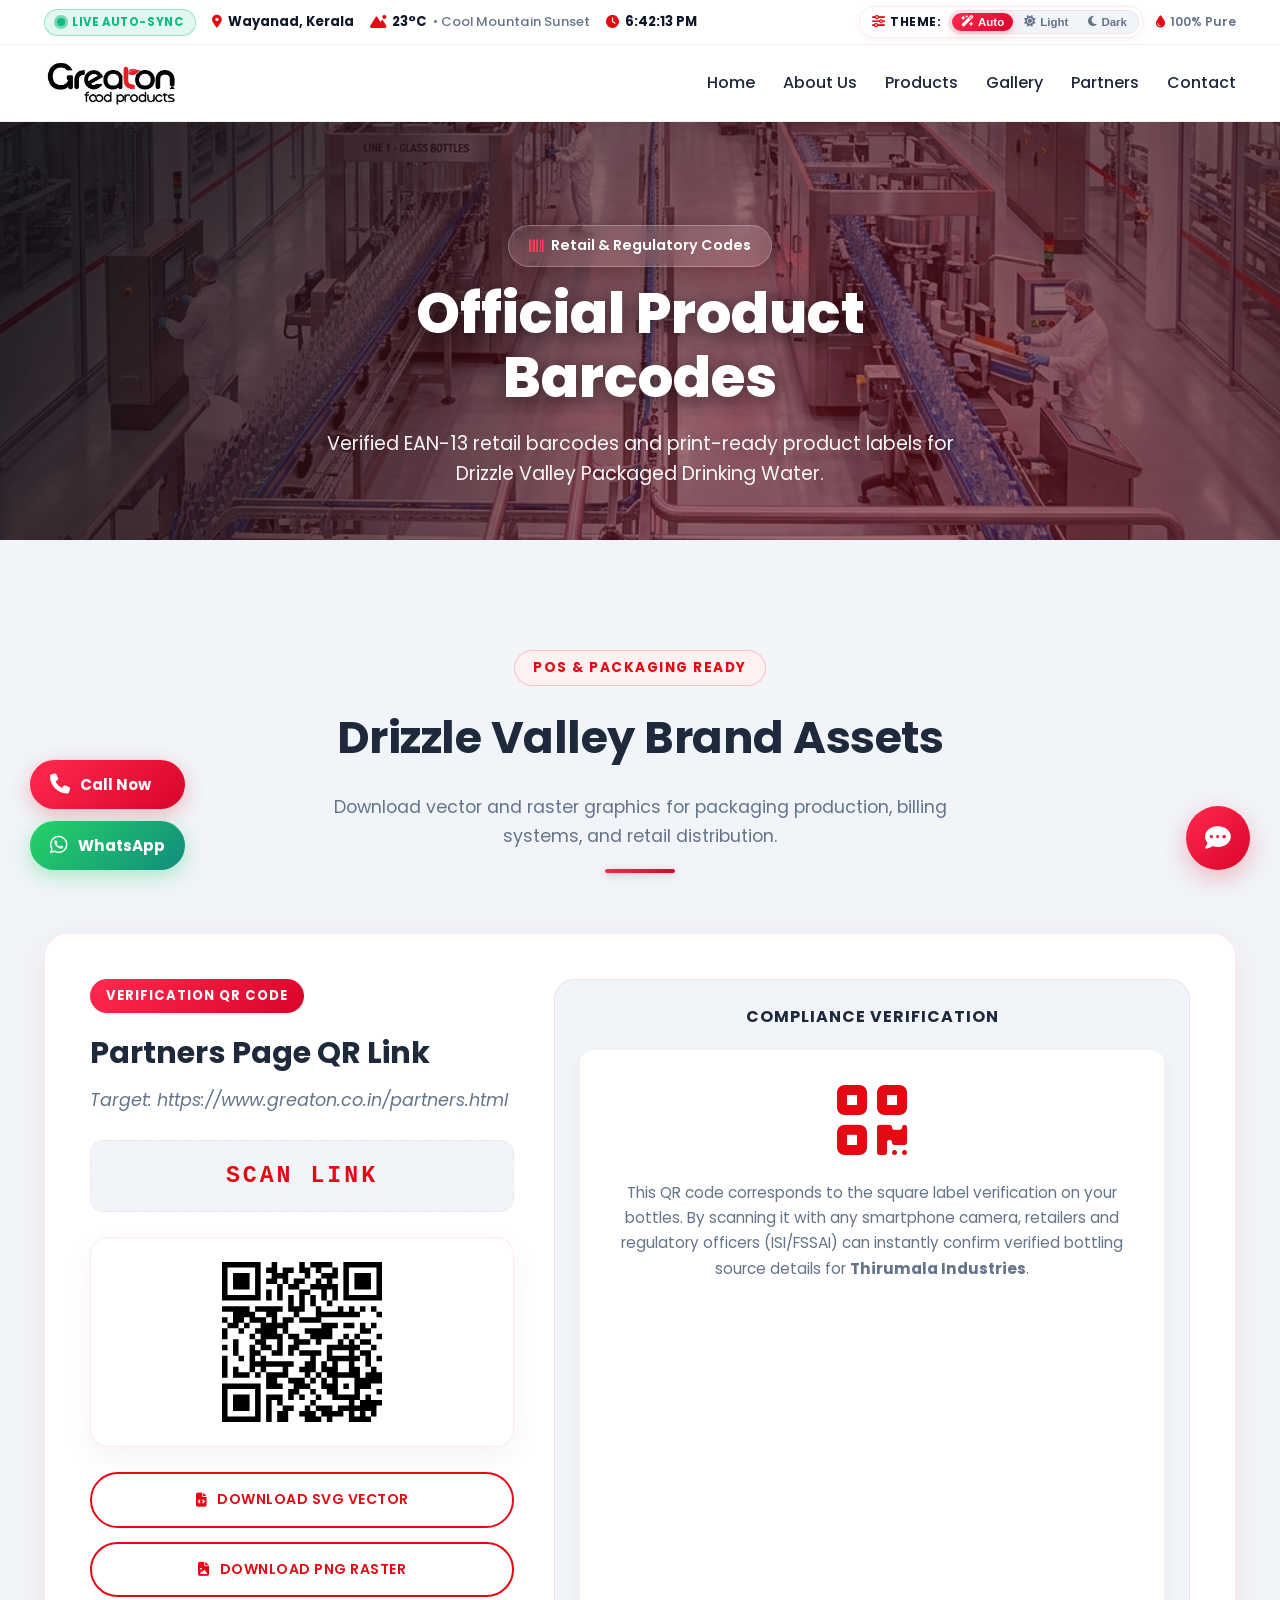
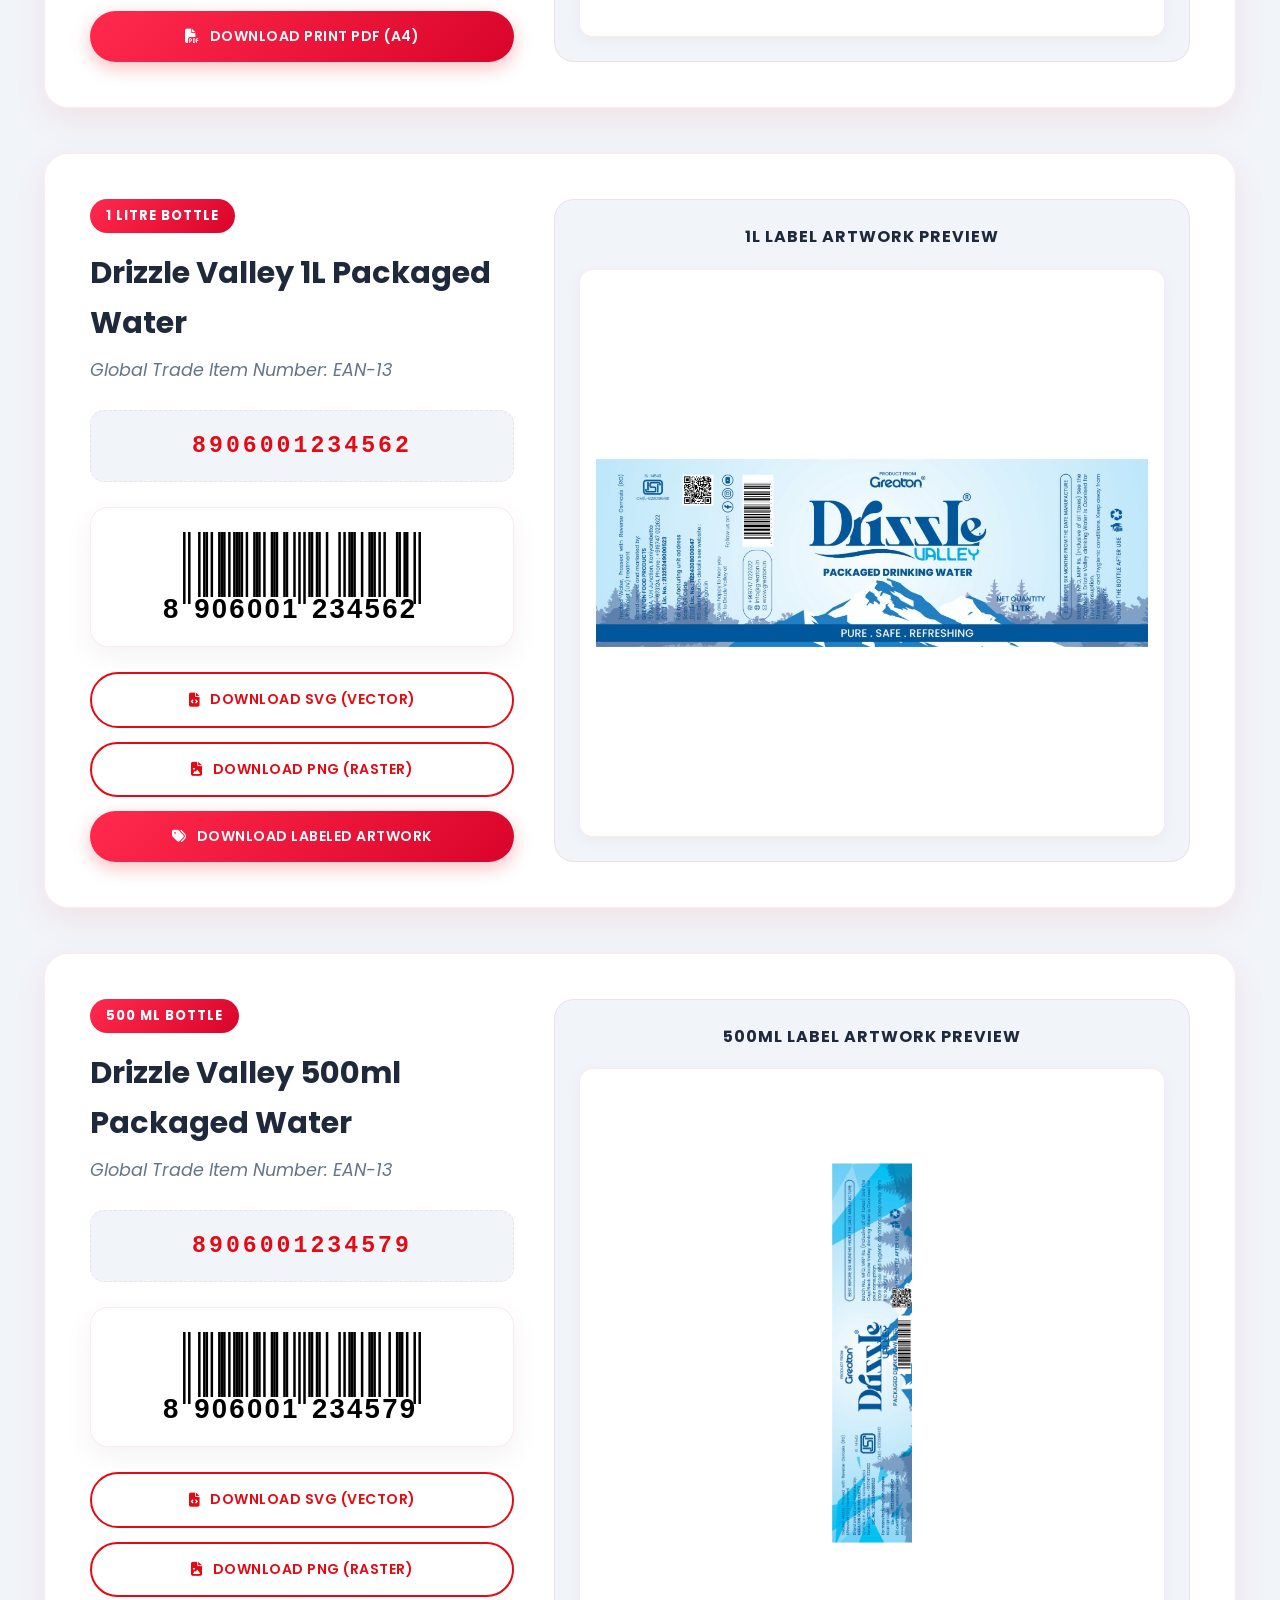
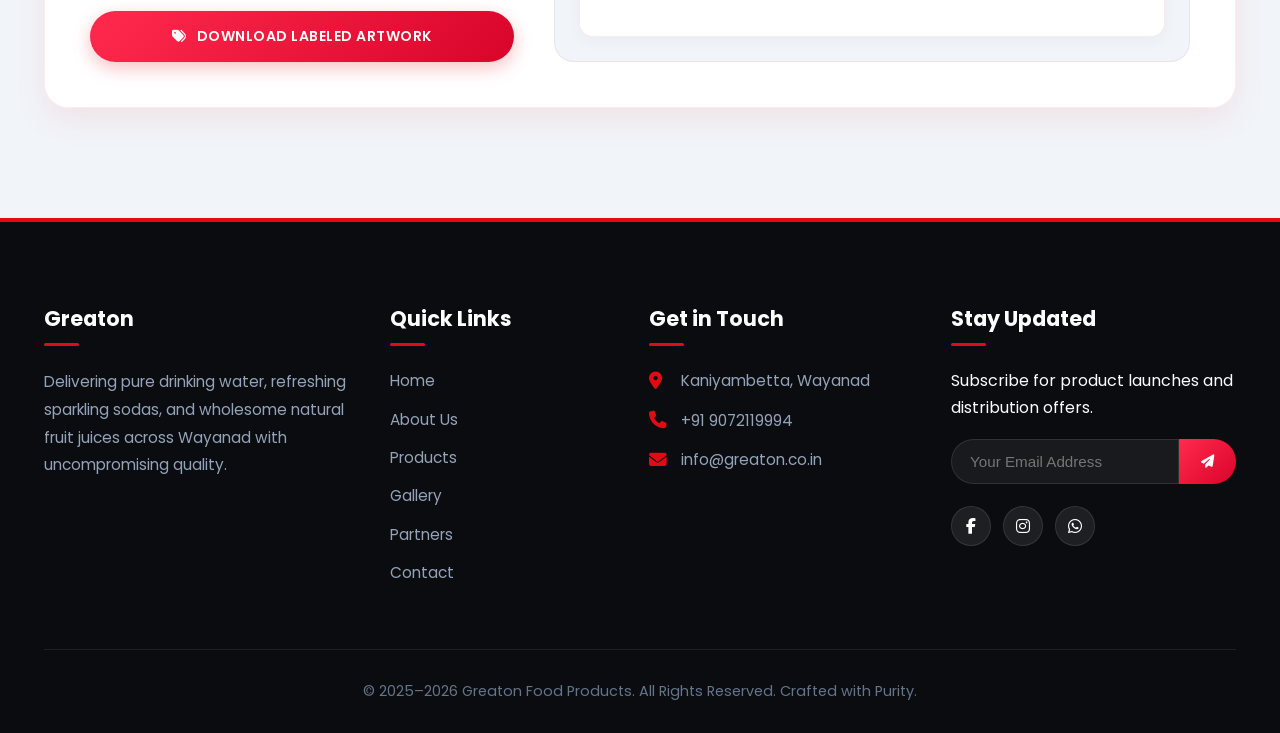
<file: barcodes.html>
<!DOCTYPE html>
<html lang="en" data-theme="light">
<head>
    <meta charset="UTF-8">
    <meta name="viewport" content="width=device-width, initial-scale=1.0">
    <title>Official Barcodes & Label Specifications | Drizzle Valley - Greaton Foods</title>
    <meta name="description" content="Official scannable EAN-13 barcodes, high-resolution vector downloads, and packaging specifications for Drizzle Valley 500ml and 1L Packaged Drinking Water by Greaton Foods.">
    <meta name="keywords" content="Greaton Foods, Greaton Barcodes, Drizzle Valley Barcodes, Greaton Barcode 8908027734007, 8908027734014, EAN-13 Packaged Drinking Water, Wayanad Mineral Water Label Specs">
    <meta name="author" content="Greaton Food Products">
    <meta name="robots" content="index, follow">
    <link rel="canonical" href="https://greaton.co.in/barcodes.html">

    <!-- Theme & Mobile Colors -->
    <meta name="theme-color" content="#E50914" media="(prefers-color-scheme: light)">
    <meta name="theme-color" content="#0B0C10" media="(prefers-color-scheme: dark)">
    <meta name="apple-mobile-web-app-capable" content="yes">
    <meta name="apple-mobile-web-app-status-bar-style" content="black-translucent">
    <meta name="apple-mobile-web-app-title" content="Greaton Foods">

    <!-- Favicons for Google Search, Mobile, and Desktop Browsers -->
    <link rel="icon" href="favicon.ico" sizes="any">
    <link rel="icon" type="image/svg+xml" href="assets/favicon.svg?v=2">
    <link rel="icon" type="image/png" sizes="48x48" href="assets/favicon-48x48.png?v=2">
    <link rel="icon" type="image/png" sizes="96x96" href="assets/favicon-96x96.png?v=2">
    <link rel="icon" type="image/png" sizes="192x192" href="assets/favicon-192x192.png?v=2">
    <link rel="icon" type="image/png" sizes="32x32" href="assets/favicon-32x32.png?v=2">
    <link rel="icon" type="image/png" sizes="16x16" href="assets/favicon-16x16.png?v=2">
    <link rel="apple-touch-icon" sizes="180x180" href="assets/apple-touch-icon.png?v=2">
    <link rel="shortcut icon" href="favicon.ico">
    <link rel="manifest" href="assets/site.webmanifest?v=2">

    <!-- Open Graph / Facebook / WhatsApp -->
    <meta property="og:type" content="website">
    <meta property="og:url" content="https://greaton.co.in/barcodes.html">
    <meta property="og:title" content="Official Barcodes & Packaging Specs | Drizzle Valley by Greaton Foods">
    <meta property="og:description" content="Scannable EAN-13 retail barcodes and official labeling specifications for Drizzle Valley 500ml & 1L bottled water.">
    <meta property="og:image" content="https://greaton.co.in/assets/og-image.jpg">
    <meta property="og:image:secure_url" content="https://greaton.co.in/assets/og-image.jpg">
    <meta property="og:image:width" content="1200">
    <meta property="og:image:height" content="630">
    <meta property="og:image:alt" content="Drizzle Valley Barcodes and Label Specs">
    <meta property="og:site_name" content="Greaton Foods">
    <meta property="og:locale" content="en_IN">

    <!-- Twitter Card -->
    <meta name="twitter:card" content="summary_large_image">
    <meta name="twitter:url" content="https://greaton.co.in/barcodes.html">
    <meta name="twitter:title" content="Drizzle Valley Barcodes | Greaton Foods">
    <meta name="twitter:description" content="Official EAN-13 barcodes and print vector labels for Drizzle Valley packaged drinking water.">
    <meta name="twitter:image" content="https://greaton.co.in/assets/og-image.jpg">

    <!-- Schema.org Structured Data (JSON-LD) -->
    <script type="application/ld+json">
    {
      "@context": "https://schema.org",
      "@graph": [
        {
          "@type": "BreadcrumbList",
          "itemListElement": [
            {
              "@type": "ListItem",
              "position": 1,
              "name": "Home",
              "item": "https://greaton.co.in/"
            },
            {
              "@type": "ListItem",
              "position": 2,
              "name": "Barcodes & Label Specs",
              "item": "https://greaton.co.in/barcodes.html"
            }
          ]
        },
        {
          "@type": "Product",
          "name": "Drizzle Valley Packaged Drinking Water 1 Litre",
          "gtin13": "8908027734007",
          "image": "https://greaton.co.in/assets/drizzle_valley_1L.jpg",
          "description": "1 Litre bottle with verified GS1 standard EAN-13 barcode: 8908027734007.",
          "brand": {
            "@type": "Brand",
            "name": "Drizzle Valley"
          }
        },
        {
          "@type": "Product",
          "name": "Drizzle Valley Packaged Drinking Water 500ml",
          "gtin13": "8908027734014",
          "image": "https://greaton.co.in/assets/drizzle_valley_500ml.jpg",
          "description": "500ml bottle with verified GS1 standard EAN-13 barcode: 8908027734014.",
          "brand": {
            "@type": "Brand",
            "name": "Drizzle Valley"
          }
        }
      ]
    }
    </script>
    
    <!-- Theme Flash Prevention Script -->
    <script>
        (function() {
            var savedTheme = localStorage.getItem('greaton_theme_preference');
            if (savedTheme === 'light' || savedTheme === 'dark') {
                document.documentElement.setAttribute('data-theme', savedTheme);
            } else {
                document.documentElement.setAttribute('data-theme', 'light');
            }
        })();
    </script>

    <link rel="preconnect" href="https://fonts.googleapis.com">
    <link rel="preconnect" href="https://fonts.gstatic.com" crossorigin>
    <link href="https://fonts.googleapis.com/css2?family=Poppins:wght@300;400;500;600;700;800&display=swap" rel="stylesheet">
    <link rel="stylesheet" href="style.css?v=3.4">
    <link rel="stylesheet" href="https://cdnjs.cloudflare.com/ajax/libs/font-awesome/6.4.0/css/all.min.css" crossorigin="anonymous" referrerpolicy="no-referrer" />
    <style>
        .label-preview-container {
            display: flex;
            flex-direction: column;
            justify-content: center;
            align-items: center;
            background-color: var(--bg-alt);
            border-radius: 20px;
            padding: 24px;
            border: 1px solid var(--card-border);
            overflow: hidden;
        }
        
        .label-preview-title {
            font-size: 1rem;
            color: var(--secondary-color);
            font-weight: 700;
            margin-bottom: 18px;
            text-transform: uppercase;
            letter-spacing: 1px;
        }
        
        .label-img-wrapper {
            width: 100%;
            height: 100%;
            display: flex;
            justify-content: center;
            align-items: center;
            background: #ffffff;
            border-radius: 14px;
            padding: 16px;
            box-shadow: 0 4px 15px rgba(0,0,0,0.04);
            border: 1px solid var(--card-border);
        }
        
        .label-img-wrapper img {
            max-width: 100%;
            object-fit: contain;
            transition: transform 0.4s ease;
        }
        
        .label-img-wrapper:hover img {
            transform: scale(1.03);
        }
        
        .horizontal-label {
            max-height: 220px;
        }
        
        .vertical-label {
            max-height: 380px;
            width: auto;
        }
    </style>
</head>
<body class="has-climate-bar">
    <!-- Background Animated Particles Container -->
    <div id="particles-container"></div>

    <!-- Header: Climate Top Bar + Main Navigation -->
    <header class="site-header">
        <!-- Live Signal & Wayanad Climate Details Bar -->
        <div class="climate-top-bar">
            <div class="container climate-container">
                <div class="climate-left">
                    <span id="signal-indicator-badge" class="signal-indicator">
                        <span class="signal-dot"></span> <span>LIVE AUTO-SYNC</span>
                    </span>
                    <span class="climate-item" id="climate-location">
                        <i class="fas fa-location-dot"></i> <strong>Wayanad, Kerala</strong>
                    </span>
                    <span class="climate-item" id="climate-weather">
                        <i class="fas fa-cloud-sun"></i> <strong>24°C</strong> • Mild Highland Breeze
                    </span>
                    <span class="climate-item" id="climate-time">
                        <i class="fas fa-clock"></i> <strong>Loading time...</strong>
                    </span>
                </div>
                <div class="climate-right">
                    <div class="theme-manager-pill" id="theme-manager">
                        <span class="tm-label"><i class="fas fa-sliders"></i> Theme:</span>
                        <div class="tm-switcher">
                            <button class="tm-btn active" data-mode="auto" title="Automatic time-based mode"><i class="fas fa-wand-magic-sparkles"></i> Auto</button>
                            <button class="tm-btn" data-mode="light" title="Force Light Theme"><i class="fas fa-sun"></i> Light</button>
                            <button class="tm-btn" data-mode="dark" title="Force Dark Theme"><i class="fas fa-moon"></i> Dark</button>
                        </div>
                    </div>
                    <span class="climate-purity-badge"><i class="fas fa-droplet"></i> 100% Pure</span>
                </div>
            </div>
        </div>

        <!-- Navigation -->
        <nav class="navbar">
            <div class="container navbar-container">
                <a href="index.html" class="logo-wrapper">
                    <div class="logo">
                        <img src="assets/logo.jpg" alt="Greaton Food Products Logo" id="site-logo">
                    </div>
                </a>

                <div class="nav-actions">
                    <ul class="nav-menu">
                        <li><a href="index.html#home" class="nav-link">Home</a></li>
                        <li><a href="index.html#about" class="nav-link">About Us</a></li>
                        <li><a href="index.html#products" class="nav-link">Products</a></li>
                        <li><a href="index.html#gallery" class="nav-link">Gallery</a></li>
                        <li><a href="partners.html" class="nav-link">Partners</a></li>
                        <li><a href="index.html#contact" class="nav-link">Contact</a></li>
                    </ul>

                    <!-- Mobile Hamburger Toggle -->
                    <div class="menu-toggle" id="mobile-menu" aria-label="Toggle navigation" role="button" tabindex="0">
                        <span class="bar"></span>
                        <span class="bar"></span>
                        <span class="bar"></span>
                    </div>
                </div>
            </div>
        </nav>
    </header>

    <!-- Barcode Hero Section -->
    <section class="partners-hero">
        <div class="partners-hero-content">
            <div class="hero-badge animate-hidden" style="margin-bottom: 15px;">
                <i class="fas fa-barcode"></i> Retail &amp; Regulatory Codes
            </div>
            <h1 class="animate-hidden">Official Product Barcodes</h1>
            <p class="animate-hidden">Verified EAN-13 retail barcodes and print-ready product labels for Drizzle Valley Packaged Drinking Water.</p>
        </div>
    </section>

    <!-- Main Content Section -->
    <section class="section bg-light">
        <div class="container">
            <div class="section-header">
                <span class="section-tag">POS &amp; Packaging Ready</span>
                <h2>Drizzle Valley Brand Assets</h2>
                <p>Download vector and raster graphics for packaging production, billing systems, and retail distribution.</p>
                <div class="divider"></div>
            </div>

            <div class="barcodes-grid">
                
                <!-- Website URL QR Code -->
                <div class="barcode-card animate-hidden">
                    <div class="barcode-meta">
                        <span class="product-badge">Verification QR Code</span>
                        <h3 class="product-title">Partners Page QR Link</h3>
                        <p class="brand-subtitle">Target: https://www.greaton.co.in/partners.html</p>
                        
                        <div class="code-display">SCAN LINK</div>
                        
                        <div class="barcode-visual">
                            <img src="assets/partners_page_qr.svg" style="width: 160px; height: 160px;" alt="Partners Page QR Code">
                        </div>
                        
                        <div class="barcode-actions">
                            <a href="assets/partners_page_qr.svg" download="Partners_Page_QR.svg" class="btn-action btn-action-outline">
                                <i class="fas fa-file-code"></i> Download SVG Vector
                            </a>
                            <a href="assets/partners_page_qr.png" download="Partners_Page_QR.png" class="btn-action btn-action-outline">
                                <i class="fas fa-file-image"></i> Download PNG Raster
                            </a>
                            <a href="assets/partners_page_qr.pdf" download="Partners_Page_QR.pdf" class="btn-action btn-action-primary">
                                <i class="fas fa-file-pdf"></i> Download Print PDF (A4)
                            </a>
                        </div>
                    </div>
                    
                    <div class="label-preview-container">
                        <h4 class="label-preview-title">Compliance Verification</h4>
                        <div class="label-img-wrapper" style="padding: 30px; text-align: center; display: block; background: #fff;">
                            <i class="fas fa-qrcode" style="font-size: 5rem; color: var(--primary-color); margin-bottom: 20px;"></i>
                            <p style="font-size: 0.96rem; color: var(--text-muted); line-height: 1.65; margin: 0;">
                                This QR code corresponds to the square label verification on your bottles. By scanning it with any smartphone camera, retailers and regulatory officers (ISI/FSSAI) can instantly confirm verified bottling source details for <strong>Thirumala Industries</strong>.
                            </p>
                        </div>
                    </div>
                </div>
                
                <!-- Product 1: 1 Liter -->
                <div class="barcode-card animate-hidden">
                    <div class="barcode-meta">
                        <span class="product-badge">1 Litre Bottle</span>
                        <h3 class="product-title">Drizzle Valley 1L Packaged Water</h3>
                        <p class="brand-subtitle">Global Trade Item Number: EAN-13</p>
                        
                        <div class="code-display">8906001234562</div>
                        
                        <div class="barcode-visual">
                            <img src="assets/drizzle_valley_1L_barcode.svg" alt="Drizzle Valley 1L Barcode">
                        </div>
                        
                        <div class="barcode-actions">
                            <a href="assets/drizzle_valley_1L_barcode.svg" download="Drizzle_Valley_1L_Barcode.svg" class="btn-action btn-action-outline">
                                <i class="fas fa-file-code"></i> Download SVG (Vector)
                            </a>
                            <a href="assets/drizzle_valley_1L_barcode.png" download="Drizzle_Valley_1L_Barcode.png" class="btn-action btn-action-outline">
                                <i class="fas fa-file-image"></i> Download PNG (Raster)
                            </a>
                            <a href="assets/drizzle_valley_1L_labeled.jpg" download="Drizzle_Valley_1L_Labeled.jpg" class="btn-action btn-action-primary">
                                <i class="fas fa-tags"></i> Download Labeled Artwork
                            </a>
                        </div>
                    </div>
                    
                    <div class="label-preview-container">
                        <h4 class="label-preview-title">1L Label Artwork Preview</h4>
                        <div class="label-img-wrapper">
                            <img src="assets/drizzle_valley_1L_labeled.jpg" class="horizontal-label" alt="Drizzle Valley 1L Labeled Design">
                        </div>
                    </div>
                </div>

                <!-- Product 2: 500 ml -->
                <div class="barcode-card animate-hidden">
                    <div class="barcode-meta">
                        <span class="product-badge">500 ml Bottle</span>
                        <h3 class="product-title">Drizzle Valley 500ml Packaged Water</h3>
                        <p class="brand-subtitle">Global Trade Item Number: EAN-13</p>
                        
                        <div class="code-display">8906001234579</div>
                        
                        <div class="barcode-visual">
                            <img src="assets/drizzle_valley_500ml_barcode.svg" alt="Drizzle Valley 500ml Barcode">
                        </div>
                        
                        <div class="barcode-actions">
                            <a href="assets/drizzle_valley_500ml_barcode.svg" download="Drizzle_Valley_500ml_Barcode.svg" class="btn-action btn-action-outline">
                                <i class="fas fa-file-code"></i> Download SVG (Vector)
                            </a>
                            <a href="assets/drizzle_valley_500ml_barcode.png" download="Drizzle_Valley_500ml_Barcode.png" class="btn-action btn-action-outline">
                                <i class="fas fa-file-image"></i> Download PNG (Raster)
                            </a>
                            <a href="assets/drizzle_valley_500ml_labeled.jpg" download="Drizzle_Valley_500ml_Labeled.jpg" class="btn-action btn-action-primary">
                                <i class="fas fa-tags"></i> Download Labeled Artwork
                            </a>
                        </div>
                    </div>
                    
                    <div class="label-preview-container">
                        <h4 class="label-preview-title">500ml Label Artwork Preview</h4>
                        <div class="label-img-wrapper">
                            <img src="assets/drizzle_valley_500ml_labeled.jpg" class="vertical-label" alt="Drizzle Valley 500ml Labeled Design">
                        </div>
                    </div>
                </div>

            </div>
        </div>
    </section>

    <!-- Footer -->
    <footer>
        <div class="container">
            <div class="footer-grid">
                <div class="footer-col about">
                    <h3>Greaton</h3>
                    <p>Delivering pure drinking water, refreshing sparkling sodas, and wholesome natural fruit juices across Wayanad with uncompromising quality.</p>
                </div>
                
                <div class="footer-col links">
                    <h3>Quick Links</h3>
                    <ul>
                        <li><a href="index.html#home">Home</a></li>
                        <li><a href="index.html#about">About Us</a></li>
                        <li><a href="index.html#products">Products</a></li>
                        <li><a href="index.html#gallery">Gallery</a></li>
                        <li><a href="partners.html">Partners</a></li>
                        <li><a href="index.html#contact">Contact</a></li>
                    </ul>
                </div>
                
                <div class="footer-col contact">
                    <h3>Get in Touch</h3>
                    <p><i class="fas fa-location-dot"></i> Kaniyambetta, Wayanad</p>
                    <p><i class="fas fa-phone"></i> +91 9072119994</p>
                    <p><i class="fas fa-envelope"></i> info@greaton.co.in</p>
                </div>
                
                <div class="footer-col newsletter">
                    <h3>Stay Updated</h3>
                    <p>Subscribe for product launches and distribution offers.</p>
                    <form class="newsletter-form">
                        <input type="email" placeholder="Your Email Address" required>
                        <button type="button" aria-label="Subscribe"><i class="fas fa-paper-plane"></i></button>
                    </form>
                    <div class="social-links">
                        <a href="#" aria-label="Facebook"><i class="fab fa-facebook-f"></i></a>
                        <a href="#" aria-label="Instagram"><i class="fab fa-instagram"></i></a>
                        <a href="https://wa.me/919072119994" target="_blank" aria-label="WhatsApp"><i class="fab fa-whatsapp"></i></a>
                    </div>
                </div>
            </div>
            
            <div class="footer-bottom">
                <p>&copy; 2025–2026 Greaton Food Products. All Rights Reserved. Crafted with Purity.</p>
            </div>
        </div>
    </footer>

    <!-- Desktop Sticky Call and WhatsApp Floating Actions -->
    <div class="sticky-contact-bar">
        <a href="tel:+919072119994" class="sticky-btn sticky-call-btn" aria-label="Direct Call">
            <i class="fas fa-phone"></i>
            <span class="sticky-btn-text">Call Now</span>
        </a>
        <a href="https://wa.me/919072119994?text=Hello%20Greaton%20Food%20Products,%20I%20would%20like%20to%20inquire%20about%20your%20products." target="_blank" class="sticky-btn sticky-wa-btn" aria-label="Chat on WhatsApp">
            <i class="fab fa-whatsapp"></i>
            <span class="sticky-btn-text">WhatsApp</span>
        </a>
    </div>

    <!-- Mobile Sticky Footer Bottom Navigation Bar (Matching Reference Layout) -->
    <nav class="mobile-bottom-nav" aria-label="Mobile Navigation Bar">
        <a href="index.html#home" class="mobile-nav-item" data-tab="home" aria-label="Home">
            <i class="fas fa-house"></i>
            <span>Home</span>
        </a>
        <a href="tel:+919072119994" class="mobile-nav-item" data-tab="support" aria-label="Support & Direct Call">
            <i class="fas fa-headset"></i>
            <span>Support</span>
        </a>
        <a href="index.html#products" class="mobile-nav-item" data-tab="products" aria-label="Beverage Products">
            <i class="fas fa-basket-shopping"></i>
            <span>Products</span>
        </a>
        <a href="https://wa.me/919072119994?text=Hello%20Greaton%20Food%20Products,%20I%20would%20like%20to%20inquire%20about%20your%20products." target="_blank" class="mobile-nav-item" data-tab="whatsapp" aria-label="Chat on WhatsApp">
            <i class="fab fa-whatsapp"></i>
            <span>WhatsApp</span>
        </a>
        <a href="assets/Greaton_Visiting_Card.pdf" target="_blank" download="Greaton_Visiting_Card.pdf" class="mobile-nav-item" data-tab="card" aria-label="Digital Visiting Card">
            <i class="fas fa-id-card"></i>
            <span>Card</span>
        </a>
    </nav>

    <!-- Chat Widget -->
    <button id="chat-widget-btn" class="chat-widget-btn" aria-label="Open Instant Chat">
        <i class="fas fa-comment-dots"></i>
    </button>

    <div id="chat-popup" class="chat-popup" role="dialog" aria-modal="true" aria-label="Contact Chat">
        <div class="chat-header">
            <div class="chat-header-actions">
                <button id="close-chat" class="close-chat" aria-label="Close Chat"><i class="fas fa-xmark"></i></button>
            </div>
            <div class="chat-title">
                <h3>Greaton Assistant</h3>
                <div class="chat-avatar">
                   <i class="fas fa-circle-user"></i>
                </div>
                <p>We typically respond in minutes.</p>
            </div>
        </div>
        <div class="chat-body" id="chat-body">
            <div class="message received">
                <div class="message-content">
                    <p>Need assistance with POS barcode scans or label vector files?</p>
                </div>
                <span class="timestamp">Just now</span>
            </div>
        </div>
        <div class="chat-footer">
            <form id="chat-form">
                <div class="input-row">
                    <input type="tel" id="chat-phone" placeholder="Your Phone Number *" required>
                </div>
                <div class="input-row">
                    <input type="email" id="chat-email" placeholder="Email (Optional)">
                </div>
                <div class="input-group">
                    <input type="text" id="chat-input" placeholder="Type your message..." autocomplete="off">
                    <button type="submit" id="send-btn" aria-label="Send"><i class="fas fa-paper-plane"></i></button>
                </div>
            </form>
        </div>
    </div>

    <!-- Scripts -->
    <script src="script.js?v=3.2"></script>
</body>
</html>
</file>
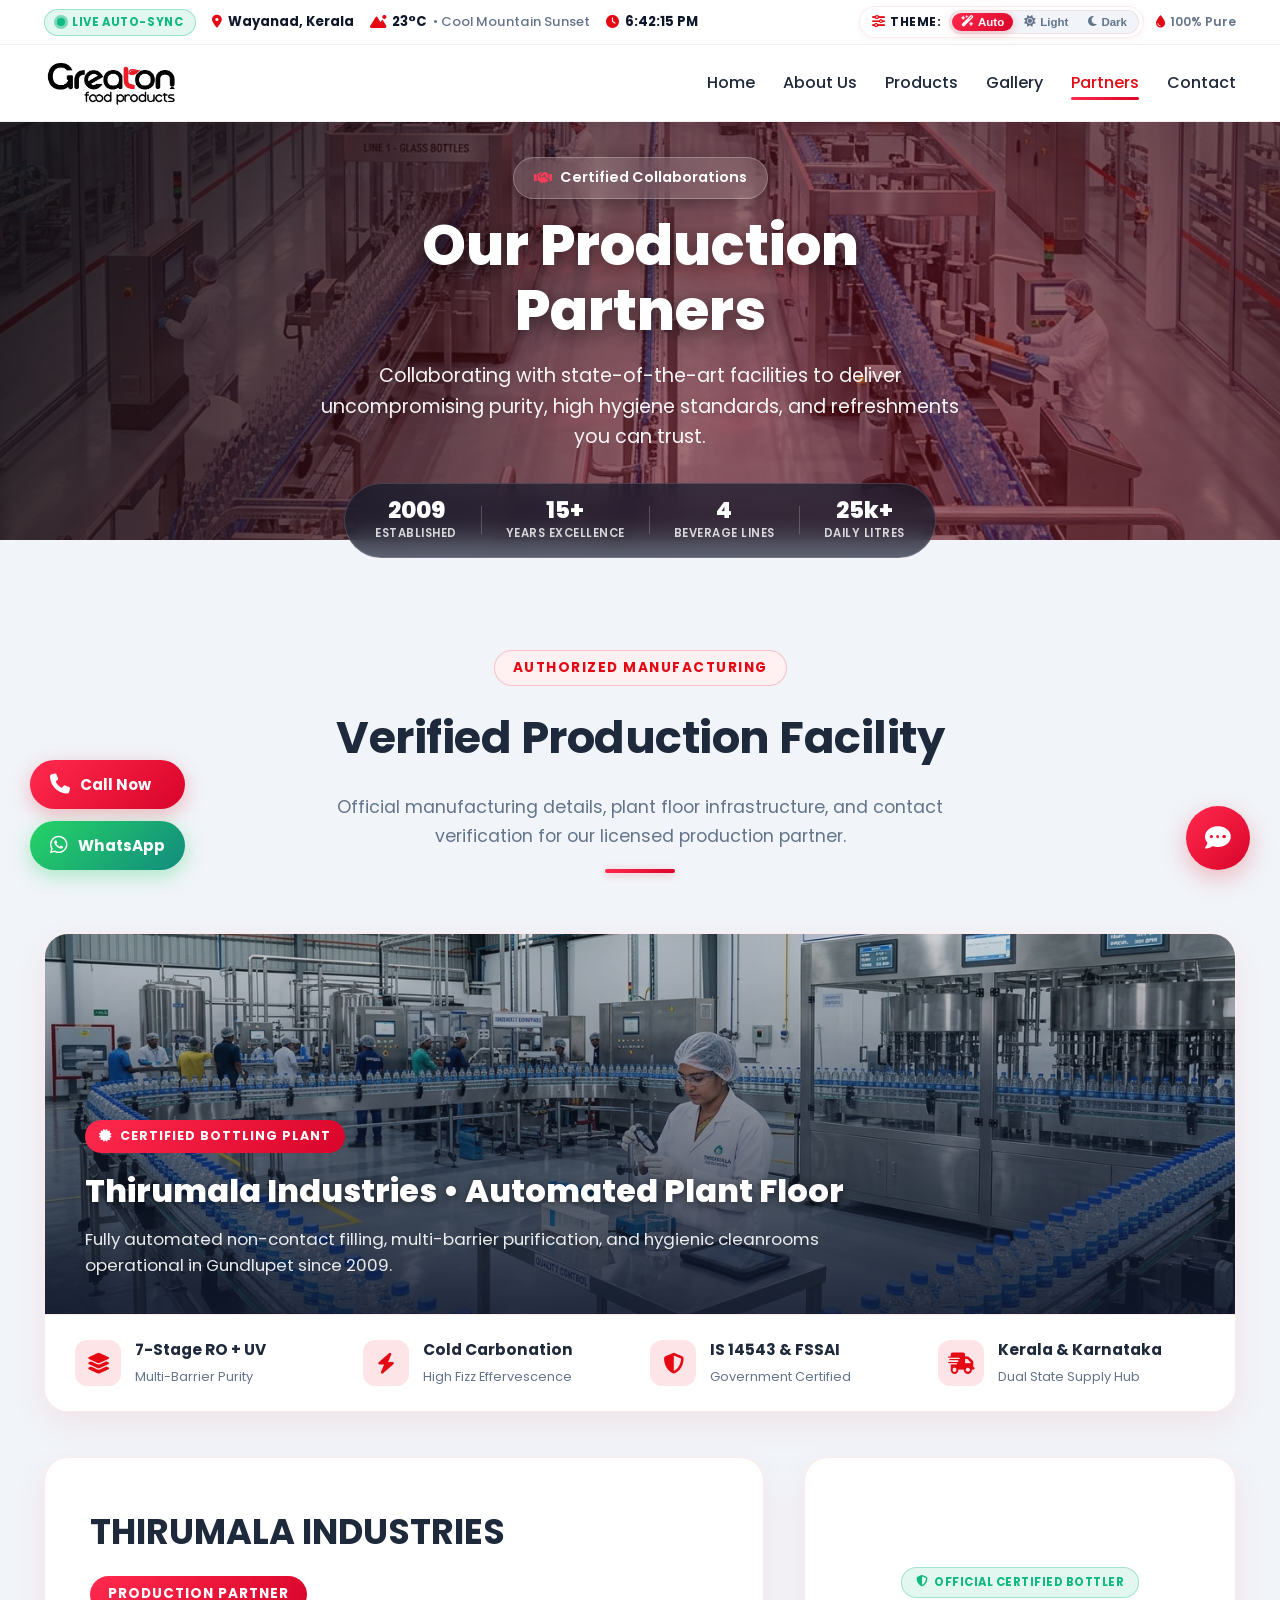
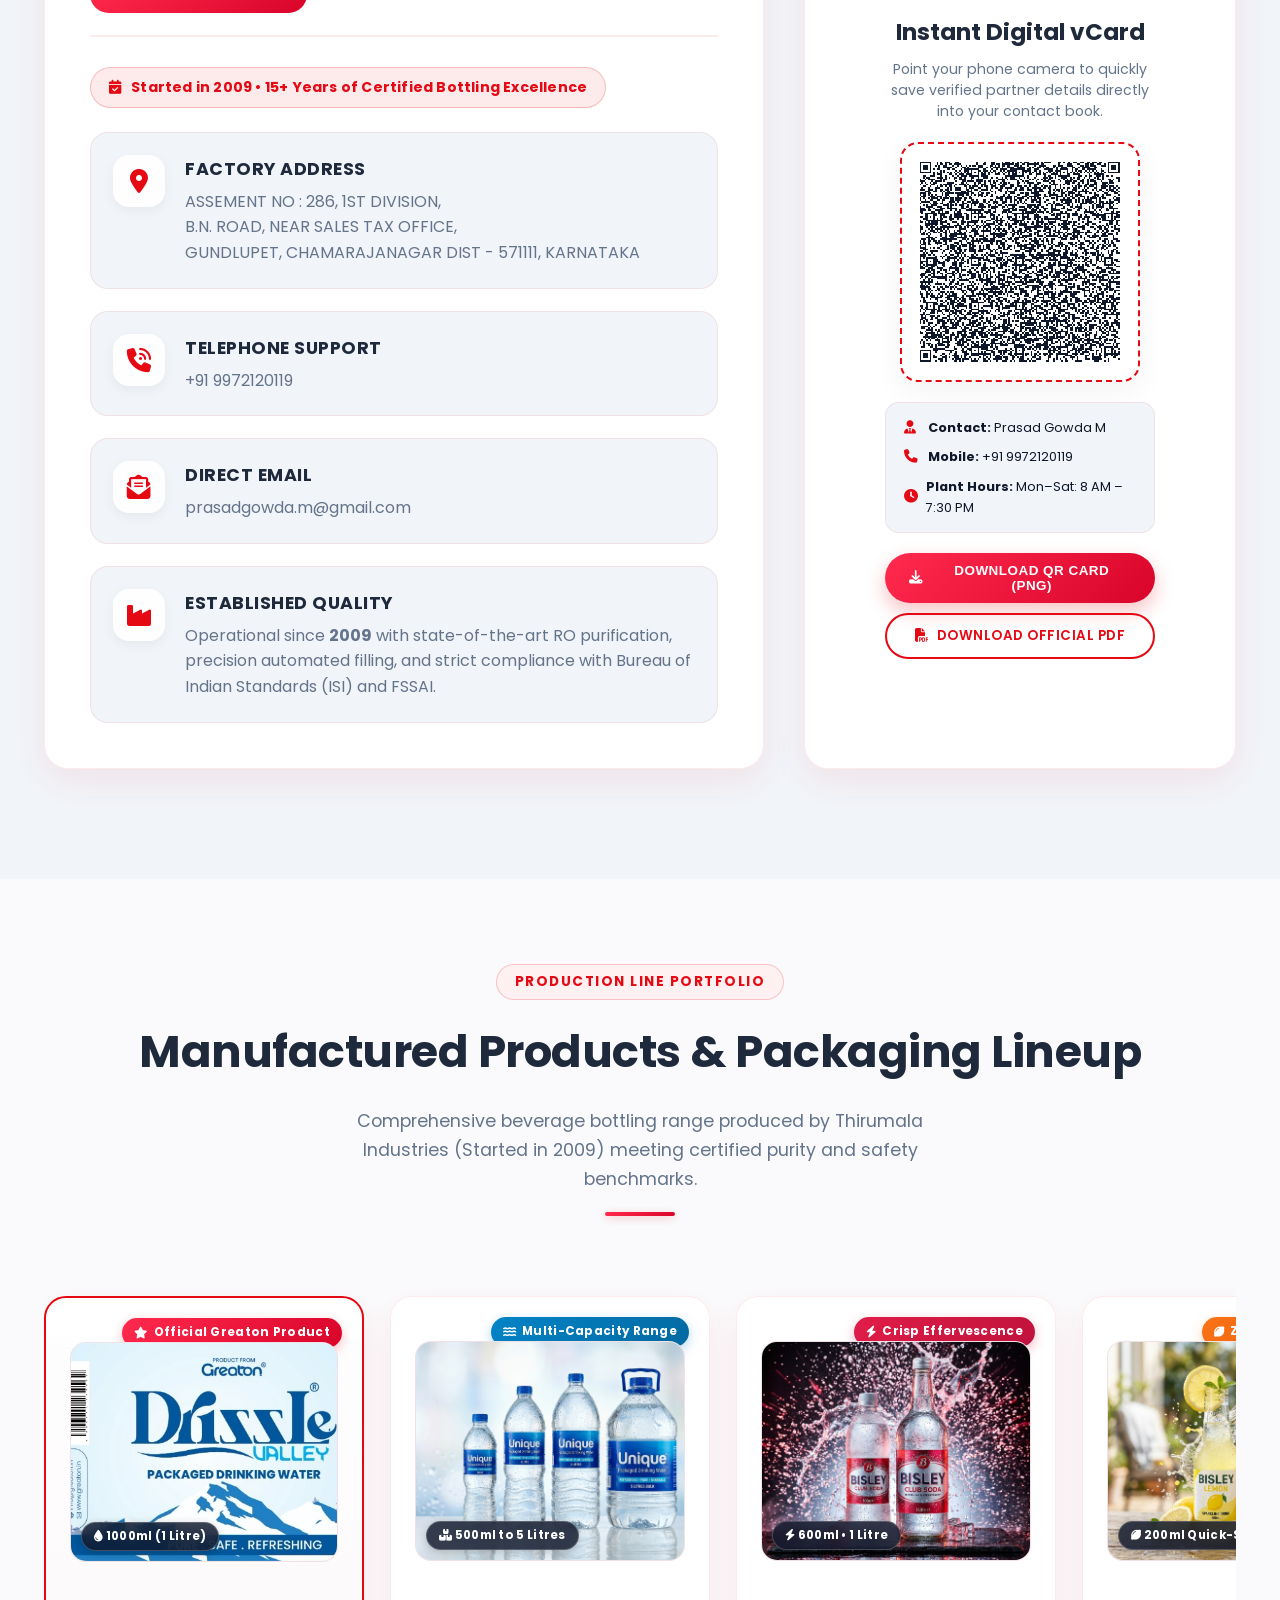
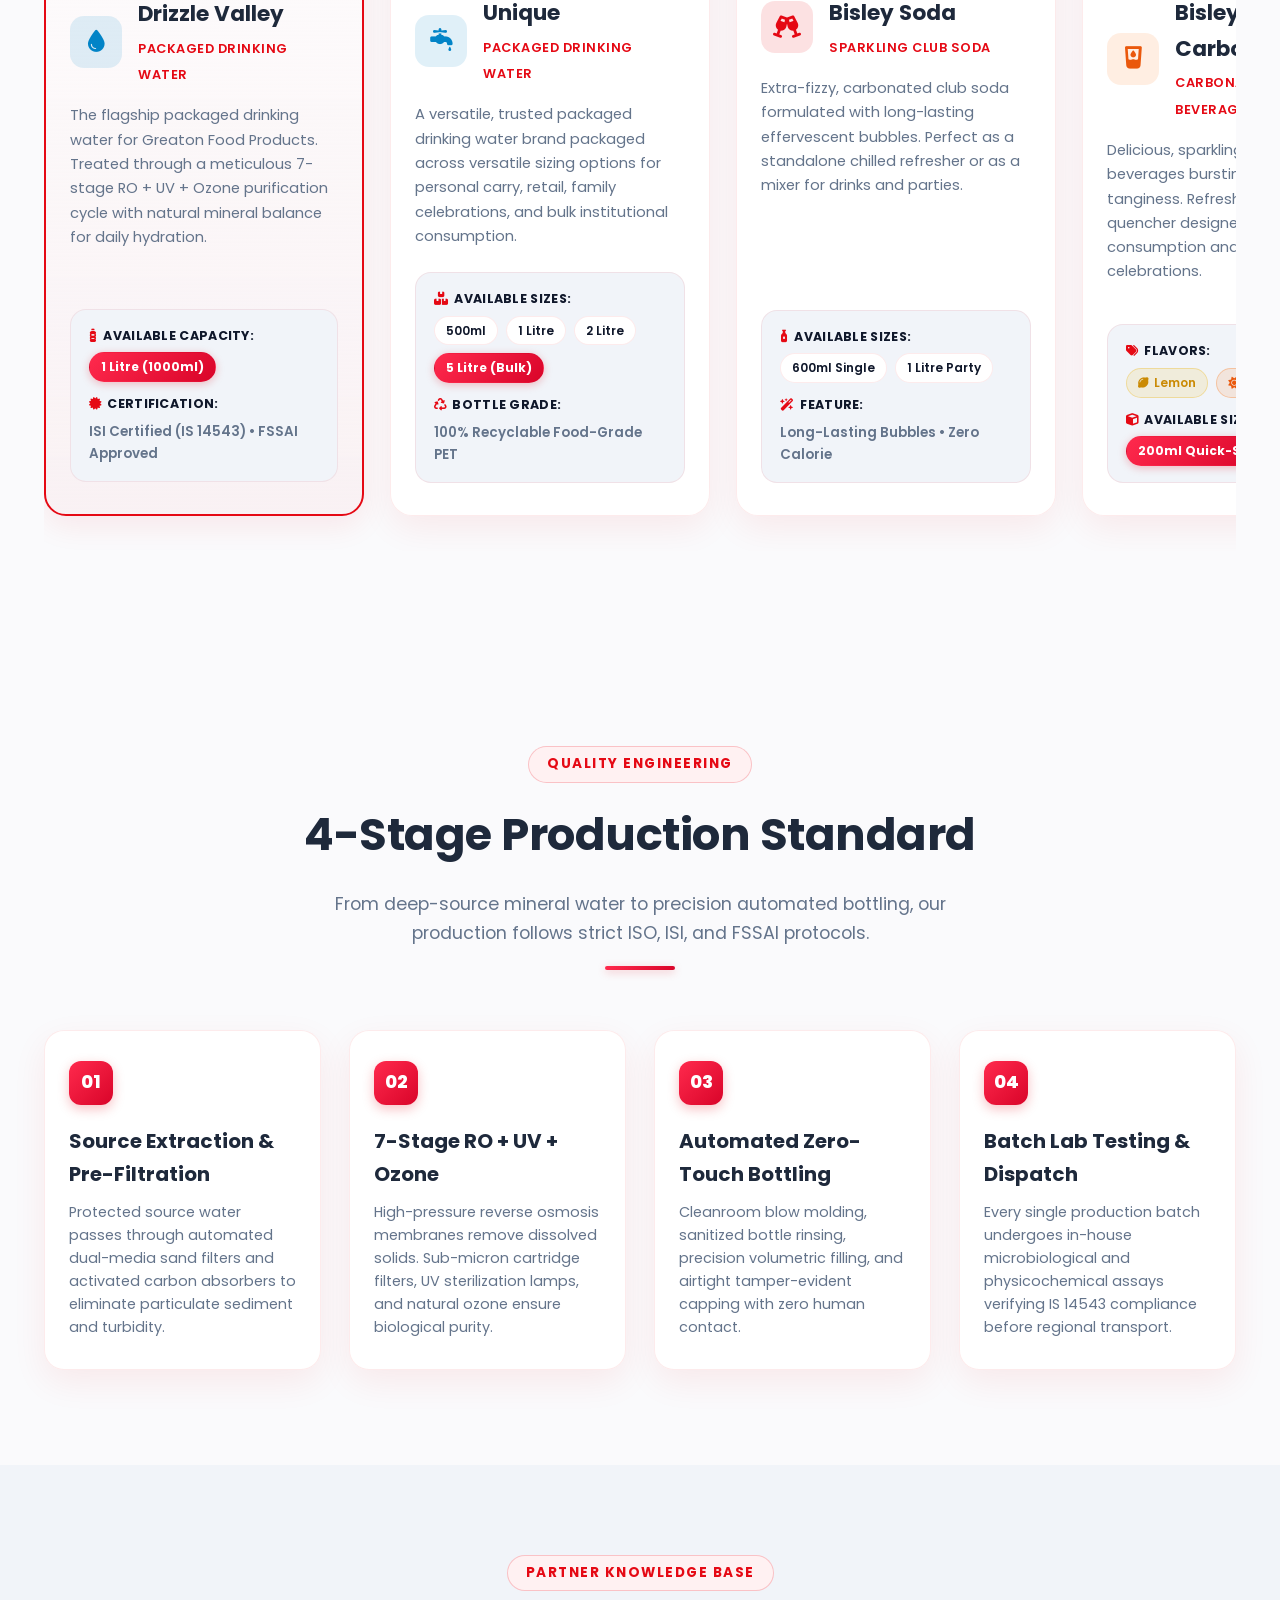
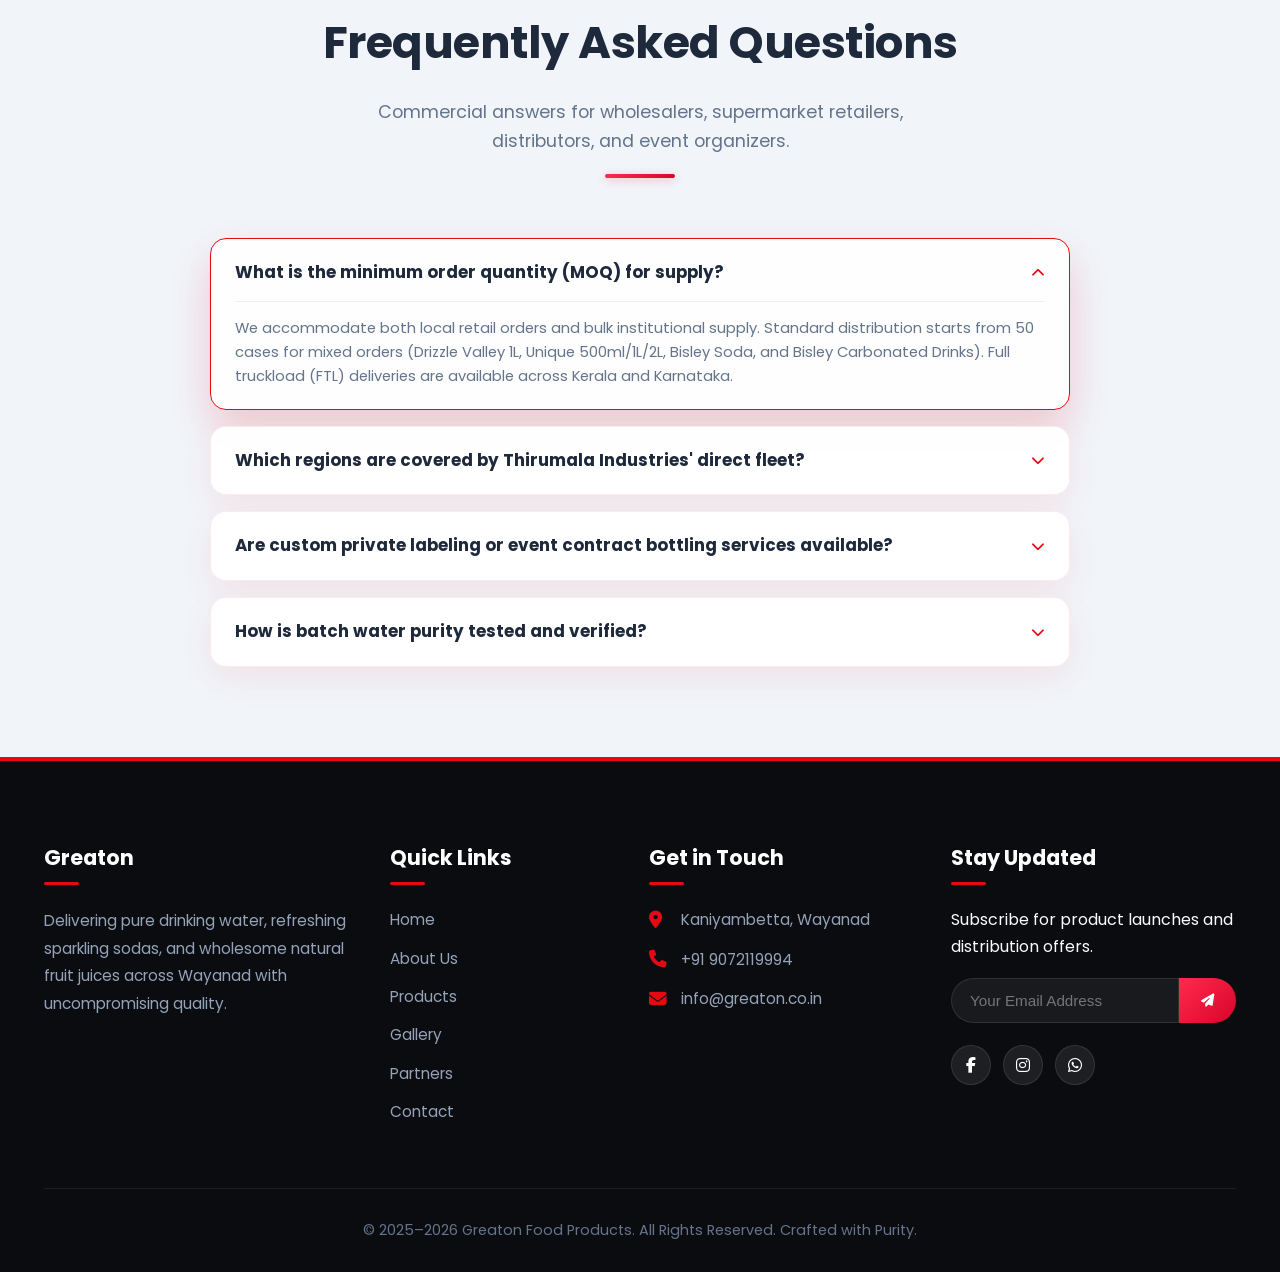
<file: partners.html>
<!DOCTYPE html>
<html lang="en" data-theme="light">
<head>
    <meta charset="UTF-8">
    <meta name="viewport" content="width=device-width, initial-scale=1.0">
    <title>Certified Production Partners | Thirumala Industries & Greaton Foods</title>
    <meta name="description" content="Official production and manufacturing partner verification for Greaton Foods (Greaton Food Products). Details, facility address, and contact QR code for Thirumala Industries.">
    <meta name="keywords" content="Greaton Foods Partners, Greaton Partners, Thirumala Industries, Beverage Manufacturing Partner, Water Bottling Plant Gundlupet, Greaton Food Products Verification">
    <meta name="author" content="Greaton Food Products">
    <meta name="robots" content="index, follow">
    <link rel="canonical" href="https://greaton.co.in/partners.html">

    <!-- Theme & Mobile Colors -->
    <meta name="theme-color" content="#E50914" media="(prefers-color-scheme: light)">
    <meta name="theme-color" content="#0B0C10" media="(prefers-color-scheme: dark)">
    <meta name="apple-mobile-web-app-capable" content="yes">
    <meta name="apple-mobile-web-app-status-bar-style" content="black-translucent">
    <meta name="apple-mobile-web-app-title" content="Greaton Foods">

    <!-- Favicons for Google Search, Mobile, and Desktop Browsers -->
    <link rel="icon" href="favicon.ico" sizes="any">
    <link rel="icon" type="image/svg+xml" href="assets/favicon.svg?v=2">
    <link rel="icon" type="image/png" sizes="48x48" href="assets/favicon-48x48.png?v=2">
    <link rel="icon" type="image/png" sizes="96x96" href="assets/favicon-96x96.png?v=2">
    <link rel="icon" type="image/png" sizes="192x192" href="assets/favicon-192x192.png?v=2">
    <link rel="icon" type="image/png" sizes="32x32" href="assets/favicon-32x32.png?v=2">
    <link rel="icon" type="image/png" sizes="16x16" href="assets/favicon-16x16.png?v=2">
    <link rel="apple-touch-icon" sizes="180x180" href="assets/apple-touch-icon.png?v=2">
    <link rel="shortcut icon" href="favicon.ico">
    <link rel="manifest" href="assets/site.webmanifest?v=2">

    <!-- Open Graph / Facebook / WhatsApp -->
    <meta property="og:type" content="website">
    <meta property="og:url" content="https://greaton.co.in/partners.html">
    <meta property="og:title" content="Certified Production Partners | Greaton Foods & Thirumala Industries">
    <meta property="og:description" content="Official production partner verification, facility address, and scan-to-save contact details for Thirumala Industries.">
    <meta property="og:image" content="https://greaton.co.in/assets/og-image.jpg">
    <meta property="og:image:secure_url" content="https://greaton.co.in/assets/og-image.jpg">
    <meta property="og:image:width" content="1200">
    <meta property="og:image:height" content="630">
    <meta property="og:image:alt" content="Greaton Production Partner Thirumala Industries">
    <meta property="og:site_name" content="Greaton Foods">
    <meta property="og:locale" content="en_IN">

    <!-- Twitter Card -->
    <meta name="twitter:card" content="summary_large_image">
    <meta name="twitter:url" content="https://greaton.co.in/partners.html">
    <meta name="twitter:title" content="Production Partners | Greaton Foods">
    <meta name="twitter:description" content="Verified partner facilities, addresses, and digital contact information for Thirumala Industries.">
    <meta name="twitter:image" content="https://greaton.co.in/assets/og-image.jpg">

    <!-- Schema.org Structured Data (JSON-LD) -->
    <script type="application/ld+json">
    {
      "@context": "https://schema.org",
      "@graph": [
        {
          "@type": "BreadcrumbList",
          "itemListElement": [
            {
              "@type": "ListItem",
              "position": 1,
              "name": "Home",
              "item": "https://greaton.co.in/"
            },
            {
              "@type": "ListItem",
              "position": 2,
              "name": "Partners",
              "item": "https://greaton.co.in/partners.html"
            }
          ]
        },
        {
          "@type": "Organization",
          "name": "Thirumala Industries",
          "foundingDate": "2009",
          "description": "Certified Production Partner of Greaton Food Products, established in 2009. Official bottlers of Unique Packaged Drinking Water (500ml, 1L, 2L, 5L), Drizzle Valley 1L, Bisley Club Soda (600ml, 1L), and Bisley Carbonated Drinks (Lemon & Orange 200ml).",
          "telephone": "+91-9972120119",
          "email": "prasadgowda.m@gmail.com",
          "address": {
            "@type": "PostalAddress",
            "streetAddress": "Assement No: 286, 1st Division, B.N. Road, Near Sales Tax Office",
            "addressLocality": "Gundlupet",
            "addressRegion": "Chamarajanagar Dist, Karnataka",
            "postalCode": "571111",
            "addressCountry": "IN"
          }
        }
      ]
    }
    </script>
    
    <!-- Theme Flash Prevention Script -->
    <script>
        (function() {
            var savedTheme = localStorage.getItem('greaton_theme_preference');
            if (savedTheme === 'light' || savedTheme === 'dark') {
                document.documentElement.setAttribute('data-theme', savedTheme);
            } else {
                document.documentElement.setAttribute('data-theme', 'light');
            }
        })();
    </script>

    <link rel="preconnect" href="https://fonts.googleapis.com">
    <link rel="preconnect" href="https://fonts.gstatic.com" crossorigin>
    <link href="https://fonts.googleapis.com/css2?family=Poppins:wght@300;400;500;600;700;800&display=swap" rel="stylesheet">
    <link rel="stylesheet" href="style.css?v=3.4">
    <link rel="stylesheet" href="https://cdnjs.cloudflare.com/ajax/libs/font-awesome/6.4.0/css/all.min.css" crossorigin="anonymous" referrerpolicy="no-referrer" />
</head>
<body class="has-climate-bar">
    <!-- Background Animated Particles Container -->
    <div id="particles-container"></div>

    <!-- Header: Climate Top Bar + Main Navigation -->
    <header class="site-header">
        <!-- Live Signal & Wayanad Climate Details Bar -->
        <div class="climate-top-bar">
            <div class="container climate-container">
                <div class="climate-left">
                    <span id="signal-indicator-badge" class="signal-indicator">
                        <span class="signal-dot"></span> <span>LIVE AUTO-SYNC</span>
                    </span>
                    <span class="climate-item" id="climate-location">
                        <i class="fas fa-location-dot"></i> <strong>Wayanad, Kerala</strong>
                    </span>
                    <span class="climate-item" id="climate-weather">
                        <i class="fas fa-cloud-sun"></i> <strong>24°C</strong> • Mild Highland Breeze
                    </span>
                    <span class="climate-item" id="climate-time">
                        <i class="fas fa-clock"></i> <strong>Loading time...</strong>
                    </span>
                </div>
                <div class="climate-right">
                    <div class="theme-manager-pill" id="theme-manager">
                        <span class="tm-label"><i class="fas fa-sliders"></i> Theme:</span>
                        <div class="tm-switcher">
                            <button class="tm-btn active" data-mode="auto" title="Automatic time-based mode"><i class="fas fa-wand-magic-sparkles"></i> Auto</button>
                            <button class="tm-btn" data-mode="light" title="Force Light Theme"><i class="fas fa-sun"></i> Light</button>
                            <button class="tm-btn" data-mode="dark" title="Force Dark Theme"><i class="fas fa-moon"></i> Dark</button>
                        </div>
                    </div>
                    <span class="climate-purity-badge"><i class="fas fa-droplet"></i> 100% Pure</span>
                </div>
            </div>
        </div>

        <!-- Navigation -->
        <nav class="navbar">
            <div class="container navbar-container">
                <a href="index.html" class="logo-wrapper">
                    <div class="logo">
                        <img src="assets/logo.jpg" alt="Greaton Food Products Logo" id="site-logo">
                    </div>
                </a>

                <div class="nav-actions">
                    <ul class="nav-menu">
                        <li><a href="index.html#home" class="nav-link">Home</a></li>
                        <li><a href="index.html#about" class="nav-link">About Us</a></li>
                        <li><a href="index.html#products" class="nav-link">Products</a></li>
                        <li><a href="index.html#gallery" class="nav-link">Gallery</a></li>
                        <li><a href="partners.html" class="nav-link active">Partners</a></li>
                        <li><a href="index.html#contact" class="nav-link">Contact</a></li>
                    </ul>

                    <!-- Mobile Hamburger Toggle -->
                    <div class="menu-toggle" id="mobile-menu" aria-label="Toggle navigation" role="button" tabindex="0">
                        <span class="bar"></span>
                        <span class="bar"></span>
                        <span class="bar"></span>
                    </div>
                </div>
            </div>
        </nav>
    </header>

    <!-- Partners Hero Section -->
    <section class="partners-hero">
        <div class="partners-hero-content">
            <div class="hero-badge animate-hidden" style="margin-bottom: 15px;">
                <i class="fas fa-handshake"></i> Certified Collaborations
            </div>
            <h1 class="animate-hidden">Our Production Partners</h1>
            <p class="animate-hidden">Collaborating with state-of-the-art facilities to deliver uncompromising purity, high hygiene standards, and refreshments you can trust.</p>
            <div class="partners-hero-stats animate-hidden">
                <div class="phs-item">
                    <span class="phs-num">2009</span>
                    <span class="phs-lbl">Established</span>
                </div>
                <div class="phs-divider"></div>
                <div class="phs-item">
                    <span class="phs-num">15+</span>
                    <span class="phs-lbl">Years Excellence</span>
                </div>
                <div class="phs-divider"></div>
                <div class="phs-item">
                    <span class="phs-num">4</span>
                    <span class="phs-lbl">Beverage Lines</span>
                </div>
                <div class="phs-divider"></div>
                <div class="phs-item">
                    <span class="phs-num">25k+</span>
                    <span class="phs-lbl">Daily Litres</span>
                </div>
            </div>
        </div>
    </section>

    <!-- Partner Details Section -->
    <section class="section bg-light" id="facility">
        <div class="container">
            <div class="section-header">
                <span class="section-tag">Authorized Manufacturing</span>
                <h2>Verified Production Facility</h2>
                <p>Official manufacturing details, plant floor infrastructure, and contact verification for our licensed production partner.</p>
                <div class="divider"></div>
            </div>

            <!-- Facility Photo Spotlight Banner -->
            <div class="facility-spotlight-banner animate-hidden">
                <div class="spotlight-media">
                    <img src="assets/partner-plant-facility.jpg" alt="Thirumala Industries State-of-the-Art Bottling Facility Floor" loading="lazy">
                    <div class="spotlight-overlay">
                        <span class="spotlight-tag"><i class="fas fa-certificate"></i> Certified Bottling Plant</span>
                        <h3>Thirumala Industries &bull; Automated Plant Floor</h3>
                        <p>Fully automated non-contact filling, multi-barrier purification, and hygienic cleanrooms operational in Gundlupet since 2009.</p>
                    </div>
                </div>
                <div class="spotlight-stats-bar">
                    <div class="ss-stat">
                        <i class="fas fa-layer-group"></i>
                        <div>
                            <strong>7-Stage RO + UV</strong>
                            <span>Multi-Barrier Purity</span>
                        </div>
                    </div>
                    <div class="ss-stat">
                        <i class="fas fa-bolt"></i>
                        <div>
                            <strong>Cold Carbonation</strong>
                            <span>High Fizz Effervescence</span>
                        </div>
                    </div>
                    <div class="ss-stat">
                        <i class="fas fa-shield-halved"></i>
                        <div>
                            <strong>IS 14543 &amp; FSSAI</strong>
                            <span>Government Certified</span>
                        </div>
                    </div>
                    <div class="ss-stat">
                        <i class="fas fa-truck-fast"></i>
                        <div>
                            <strong>Kerala &amp; Karnataka</strong>
                            <span>Dual State Supply Hub</span>
                        </div>
                    </div>
                </div>
            </div>
            
            <div class="partners-grid">
                <!-- Partner Card -->
                <div class="partner-detail-card animate-hidden">
                    <div class="partner-header">
                        <h2 class="partner-title">THIRUMALA INDUSTRIES</h2>
                        <span class="partner-badge">Production Partner</span>
                    </div>
                    <div class="partner-est-pill">
                        <i class="fas fa-calendar-check"></i> Started in 2009 • 15+ Years of Certified Bottling Excellence
                    </div>
                    <div class="partner-info-grid">
                        <div class="partner-info-item">
                            <i class="fas fa-location-dot"></i>
                            <div class="partner-info-text">
                                <h4>Factory Address</h4>
                                <p>
                                    ASSEMENT NO : 286, 1ST DIVISION,<br>
                                    B.N. ROAD, NEAR SALES TAX OFFICE,<br>
                                    GUNDLUPET, CHAMARAJANAGAR DIST - 571111, KARNATAKA
                                </p>
                            </div>
                        </div>
                        <div class="partner-info-item">
                            <i class="fas fa-phone-volume"></i>
                            <div class="partner-info-text">
                                <h4>Telephone Support</h4>
                                <p><a href="tel:9972120119">+91 9972120119</a></p>
                            </div>
                        </div>
                        <div class="partner-info-item">
                            <i class="fas fa-envelope-open-text"></i>
                            <div class="partner-info-text">
                                <h4>Direct Email</h4>
                                <p><a href="mailto:prasadgowda.m@gmail.com">prasadgowda.m@gmail.com</a></p>
                            </div>
                        </div>
                        <div class="partner-info-item">
                            <i class="fas fa-industry"></i>
                            <div class="partner-info-text">
                                <h4>Established Quality</h4>
                                <p>Operational since <strong>2009</strong> with state-of-the-art RO purification, precision automated filling, and strict compliance with Bureau of Indian Standards (ISI) and FSSAI.</p>
                            </div>
                        </div>
                    </div>


                </div>

                <!-- QR Card -->
                <div class="qr-card animate-hidden">
                    <div class="qr-licensee-seal">
                        <i class="fas fa-shield-halved"></i>
                        <span>OFFICIAL CERTIFIED BOTTLER</span>
                    </div>
                    <h3 class="qr-title">Instant Digital vCard</h3>
                    <p class="qr-subtitle">Point your phone camera to quickly save verified partner details directly into your contact book.</p>
                    
                    <div class="qr-code-wrapper">
                        <div id="qrcode"></div>
                    </div>

                    <div class="qr-contact-preview">
                        <div class="qcp-row"><i class="fas fa-user-tie"></i> <span><strong>Contact:</strong> Prasad Gowda M</span></div>
                        <div class="qcp-row"><i class="fas fa-phone"></i> <span><strong>Mobile:</strong> +91 9972120119</span></div>
                        <div class="qcp-row"><i class="fas fa-clock"></i> <span><strong>Plant Hours:</strong> Mon&ndash;Sat: 8 AM &ndash; 7:30 PM</span></div>
                    </div>

                    <div class="qr-buttons-group">
                        <button id="download-qr-btn" class="btn btn-download">
                            <i class="fas fa-download"></i> Download QR Card (PNG)
                        </button>
                        <a href="assets/Thirumala_Industries_Contact_Card.pdf" download="Thirumala_Industries_Contact_Card.pdf" class="btn btn-action-outline">
                            <i class="fas fa-file-pdf"></i> Download Official PDF
                        </a>
                    </div>
                    <canvas id="qr-download-canvas" width="600" height="940" style="display: none;"></canvas>
                </div>
            </div>
        </div>
    </section>

    <!-- Manufactured Products Portfolio Section -->
    <section class="section partner-products-section">
        <div class="container">
            <div class="section-header">
                <span class="section-tag">Production Line Portfolio</span>
                <h2>Manufactured Products &amp; Packaging Lineup</h2>
                <p>Comprehensive beverage bottling range produced by Thirumala Industries (Started in 2009) meeting certified purity and safety benchmarks.</p>
                <div class="divider"></div>
            </div>

            <div class="partner-products-grid">
                <!-- Product 1: Drizzle Valley (Greaton Signature Product) -->
                <div class="partner-product-card featured-greaton animate-hidden">
                    <div class="partner-product-badge">
                        <i class="fas fa-star"></i> Official Greaton Product
                    </div>
                    <div class="pp-image-wrap">
                        <img src="assets/drizzle_valley_1L_labeled.jpg" alt="Drizzle Valley 1 Litre Packaged Drinking Water" class="pp-img" loading="lazy">
                        <span class="pp-vol-tag"><i class="fas fa-droplet"></i> 1000ml (1 Litre)</span>
                    </div>
                    <div class="partner-product-header">
                        <div class="pp-icon water-icon"><i class="fas fa-droplet"></i></div>
                        <div>
                            <h3>Drizzle Valley</h3>
                            <span class="pp-category">Packaged Drinking Water</span>
                        </div>
                    </div>
                    <p class="pp-desc">The flagship packaged drinking water for Greaton Food Products. Treated through a meticulous 7-stage RO + UV + Ozone purification cycle with natural mineral balance for daily hydration.</p>
                    <div class="pp-specs">
                        <div class="pp-spec-row">
                            <span class="spec-label"><i class="fas fa-bottle-water"></i> Available Capacity:</span>
                            <div class="spec-pills">
                                <span class="spec-pill highlight">1 Litre (1000ml)</span>
                            </div>
                        </div>
                        <div class="pp-spec-row">
                            <span class="spec-label"><i class="fas fa-certificate"></i> Certification:</span>
                            <span class="spec-val">ISI Certified (IS 14543) • FSSAI Approved</span>
                        </div>
                    </div>
                </div>

                <!-- Product 2: Unique Packaged Drinking Water -->
                <div class="partner-product-card animate-hidden">
                    <div class="partner-product-badge badge-blue">
                        <i class="fas fa-water"></i> Multi-Capacity Range
                    </div>
                    <div class="pp-image-wrap">
                        <img src="assets/partner-unique-lineup.jpg" alt="Unique Packaged Drinking Water Lineup 500ml, 1L, 2L, 5L" class="pp-img" loading="lazy">
                        <span class="pp-vol-tag"><i class="fas fa-boxes-stacked"></i> 500ml to 5 Litres</span>
                    </div>
                    <div class="partner-product-header">
                        <div class="pp-icon water-icon"><i class="fas fa-faucet-drip"></i></div>
                        <div>
                            <h3>Unique</h3>
                            <span class="pp-category">Packaged Drinking Water</span>
                        </div>
                    </div>
                    <p class="pp-desc">A versatile, trusted packaged drinking water brand packaged across versatile sizing options for personal carry, retail, family celebrations, and bulk institutional consumption.</p>
                    <div class="pp-specs">
                        <div class="pp-spec-row">
                            <span class="spec-label"><i class="fas fa-boxes-stacked"></i> Available Sizes:</span>
                            <div class="spec-pills">
                                <span class="spec-pill">500ml</span>
                                <span class="spec-pill">1 Litre</span>
                                <span class="spec-pill">2 Litre</span>
                                <span class="spec-pill highlight">5 Litre (Bulk)</span>
                            </div>
                        </div>
                        <div class="pp-spec-row">
                            <span class="spec-label"><i class="fas fa-recycle"></i> Bottle Grade:</span>
                            <span class="spec-val">100% Recyclable Food-Grade PET</span>
                        </div>
                    </div>
                </div>

                <!-- Product 3: Bisley Sparkling Soda -->
                <div class="partner-product-card animate-hidden">
                    <div class="partner-product-badge badge-red">
                        <i class="fas fa-bolt"></i> Crisp Effervescence
                    </div>
                    <div class="pp-image-wrap">
                        <img src="assets/partner-bisley-soda.jpg" alt="Bisley Sparkling Club Soda 600ml and 1 Litre" class="pp-img" loading="lazy">
                        <span class="pp-vol-tag"><i class="fas fa-bolt"></i> 600ml &bull; 1 Litre</span>
                    </div>
                    <div class="partner-product-header">
                        <div class="pp-icon soda-icon"><i class="fas fa-champagne-glasses"></i></div>
                        <div>
                            <h3>Bisley Soda</h3>
                            <span class="pp-category">Sparkling Club Soda</span>
                        </div>
                    </div>
                    <p class="pp-desc">Extra-fizzy, carbonated club soda formulated with long-lasting effervescent bubbles. Perfect as a standalone chilled refresher or as a mixer for drinks and parties.</p>
                    <div class="pp-specs">
                        <div class="pp-spec-row">
                            <span class="spec-label"><i class="fas fa-bottle-droplet"></i> Available Sizes:</span>
                            <div class="spec-pills">
                                <span class="spec-pill">600ml Single</span>
                                <span class="spec-pill">1 Litre Party</span>
                            </div>
                        </div>
                        <div class="pp-spec-row">
                            <span class="spec-label"><i class="fas fa-wand-magic-sparkles"></i> Feature:</span>
                            <span class="spec-val">Long-Lasting Bubbles • Zero Calorie</span>
                        </div>
                    </div>
                </div>

                <!-- Product 4: Bisley Carbonated Drinks -->
                <div class="partner-product-card animate-hidden">
                    <div class="partner-product-badge badge-orange">
                        <i class="fas fa-lemon"></i> Zesty Citrus Flavors
                    </div>
                    <div class="pp-image-wrap">
                        <img src="assets/partner-bisley-drinks.jpg" alt="Bisley Lemon and Orange Carbonated Drinks 200ml" class="pp-img" loading="lazy">
                        <span class="pp-vol-tag"><i class="fas fa-lemon"></i> 200ml Quick-Sip</span>
                    </div>
                    <div class="partner-product-header">
                        <div class="pp-icon drink-icon"><i class="fas fa-glass-water-droplet"></i></div>
                        <div>
                            <h3>Bisley Carbonated Drink</h3>
                            <span class="pp-category">Carbonated Fruit Beverage</span>
                        </div>
                    </div>
                    <p class="pp-desc">Delicious, sparkling carbonated fruit beverages bursting with vibrant tanginess. Refreshing thirst quencher designed for quick consumption and festive celebrations.</p>
                    <div class="pp-specs">
                        <div class="pp-spec-row">
                            <span class="spec-label"><i class="fas fa-tags"></i> Flavors:</span>
                            <div class="spec-pills">
                                <span class="spec-pill flavor-lemon"><i class="fas fa-lemon"></i> Lemon</span>
                                <span class="spec-pill flavor-orange"><i class="fas fa-sun"></i> Orange</span>
                            </div>
                        </div>
                        <div class="pp-spec-row">
                            <span class="spec-label"><i class="fas fa-cube"></i> Available Size:</span>
                            <div class="spec-pills">
                                <span class="spec-pill highlight">200ml Quick-Sip</span>
                            </div>
                        </div>
                    </div>
                </div>
            </div>
        </div>
    </section>

    <!-- Quality & Bottling Process Section -->
    <section class="section partner-process-section" id="process">
        <div class="container">
            <div class="section-header">
                <span class="section-tag">Quality Engineering</span>
                <h2>4-Stage Production Standard</h2>
                <p>From deep-source mineral water to precision automated bottling, our production follows strict ISO, ISI, and FSSAI protocols.</p>
                <div class="divider"></div>
            </div>

            <div class="process-grid">
                <div class="process-step-card animate-hidden">
                    <div class="process-step-badge">01</div>
                    <h3>Source Extraction &amp; Pre-Filtration</h3>
                    <p>Protected source water passes through automated dual-media sand filters and activated carbon absorbers to eliminate particulate sediment and turbidity.</p>
                </div>

                <div class="process-step-card animate-hidden">
                    <div class="process-step-badge">02</div>
                    <h3>7-Stage RO + UV + Ozone</h3>
                    <p>High-pressure reverse osmosis membranes remove dissolved solids. Sub-micron cartridge filters, UV sterilization lamps, and natural ozone ensure biological purity.</p>
                </div>

                <div class="process-step-card animate-hidden">
                    <div class="process-step-badge">03</div>
                    <h3>Automated Zero-Touch Bottling</h3>
                    <p>Cleanroom blow molding, sanitized bottle rinsing, precision volumetric filling, and airtight tamper-evident capping with zero human contact.</p>
                </div>

                <div class="process-step-card animate-hidden">
                    <div class="process-step-badge">04</div>
                    <h3>Batch Lab Testing &amp; Dispatch</h3>
                    <p>Every single production batch undergoes in-house microbiological and physicochemical assays verifying IS 14543 compliance before regional transport.</p>
                </div>
            </div>
        </div>
    </section>



    <!-- Partner FAQ Section -->
    <section class="section partner-faq-section" id="faq">
        <div class="container">
            <div class="section-header">
                <span class="section-tag">Partner Knowledge Base</span>
                <h2>Frequently Asked Questions</h2>
                <p>Commercial answers for wholesalers, supermarket retailers, distributors, and event organizers.</p>
                <div class="divider"></div>
            </div>

            <div class="faq-container animate-hidden">
                <details class="faq-item" open>
                    <summary class="faq-summary">
                        <span>What is the minimum order quantity (MOQ) for supply?</span>
                    </summary>
                    <div class="faq-body">
                        We accommodate both local retail orders and bulk institutional supply. Standard distribution starts from 50 cases for mixed orders (Drizzle Valley 1L, Unique 500ml/1L/2L, Bisley Soda, and Bisley Carbonated Drinks). Full truckload (FTL) deliveries are available across Kerala and Karnataka.
                    </div>
                </details>

                <details class="faq-item">
                    <summary class="faq-summary">
                        <span>Which regions are covered by Thirumala Industries' direct fleet?</span>
                    </summary>
                    <div class="faq-body">
                        Operating from our Gundlupet border hub, our dedicated distribution fleet delivers daily across Wayanad (Sulthan Bathery, Kalpetta, Mananthavady), Kozhikode, Malappuram in Kerala, and Gundlupet, Chamarajanagar, Nanjangud, and Mysuru in Karnataka.
                    </div>
                </details>

                <details class="faq-item">
                    <summary class="faq-summary">
                        <span>Are custom private labeling or event contract bottling services available?</span>
                    </summary>
                    <div class="faq-body">
                        Yes. Thirumala Industries provides certified contract packaging and co-packing for hotel chains, restaurants, resorts, marriage conventions, and corporate events with custom-branded labels adhering to ISI and FSSAI statutory standards.
                    </div>
                </details>

                <details class="faq-item">
                    <summary class="faq-summary">
                        <span>How is batch water purity tested and verified?</span>
                    </summary>
                    <div class="faq-body">
                        Our facility features an in-house laboratory where trained technicians monitor pH, TDS, turbidity, conductivity, and bacterial counts daily. Every batch meets Bureau of Indian Standards (IS 14543) specifications and undergoes periodic third-party accredited audits.
                    </div>
                </details>
            </div>
        </div>
    </section>

    <!-- Footer -->
    <footer>
        <div class="container">
            <div class="footer-grid">
                <div class="footer-col about">
                    <h3>Greaton</h3>
                    <p>Delivering pure drinking water, refreshing sparkling sodas, and wholesome natural fruit juices across Wayanad with uncompromising quality.</p>
                </div>
                
                <div class="footer-col links">
                    <h3>Quick Links</h3>
                    <ul>
                        <li><a href="index.html#home">Home</a></li>
                        <li><a href="index.html#about">About Us</a></li>
                        <li><a href="index.html#products">Products</a></li>
                        <li><a href="index.html#gallery">Gallery</a></li>
                        <li><a href="partners.html">Partners</a></li>
                        <li><a href="index.html#contact">Contact</a></li>
                    </ul>
                </div>
                
                <div class="footer-col contact">
                    <h3>Get in Touch</h3>
                    <p><i class="fas fa-location-dot"></i> Kaniyambetta, Wayanad</p>
                    <p><i class="fas fa-phone"></i> +91 9072119994</p>
                    <p><i class="fas fa-envelope"></i> info@greaton.co.in</p>
                </div>
                
                <div class="footer-col newsletter">
                    <h3>Stay Updated</h3>
                    <p>Subscribe for product launches and distribution offers.</p>
                    <form class="newsletter-form">
                        <input type="email" placeholder="Your Email Address" required>
                        <button type="button" aria-label="Subscribe"><i class="fas fa-paper-plane"></i></button>
                    </form>
                    <div class="social-links">
                        <a href="#" aria-label="Facebook"><i class="fab fa-facebook-f"></i></a>
                        <a href="#" aria-label="Instagram"><i class="fab fa-instagram"></i></a>
                        <a href="https://wa.me/919072119994" target="_blank" aria-label="WhatsApp"><i class="fab fa-whatsapp"></i></a>
                    </div>
                </div>
            </div>
            
            <div class="footer-bottom">
                <p>&copy; 2025–2026 Greaton Food Products. All Rights Reserved. Crafted with Purity.</p>
            </div>
        </div>
    </footer>

    <!-- Desktop Sticky Call and WhatsApp Floating Actions -->
    <div class="sticky-contact-bar">
        <a href="tel:+919072119994" class="sticky-btn sticky-call-btn" aria-label="Direct Call">
            <i class="fas fa-phone"></i>
            <span class="sticky-btn-text">Call Now</span>
        </a>
        <a href="https://wa.me/919072119994?text=Hello%20Greaton%20Food%20Products,%20I%20would%20like%20to%20inquire%20about%20your%20products." target="_blank" class="sticky-btn sticky-wa-btn" aria-label="Chat on WhatsApp">
            <i class="fab fa-whatsapp"></i>
            <span class="sticky-btn-text">WhatsApp</span>
        </a>
    </div>

    <!-- Mobile Sticky Footer Bottom Navigation Bar (Matching Reference Layout) -->
    <nav class="mobile-bottom-nav" aria-label="Mobile Navigation Bar">
        <a href="index.html#home" class="mobile-nav-item" data-tab="home" aria-label="Home">
            <i class="fas fa-house"></i>
            <span>Home</span>
        </a>
        <a href="tel:+919072119994" class="mobile-nav-item" data-tab="support" aria-label="Support & Direct Call">
            <i class="fas fa-headset"></i>
            <span>Support</span>
        </a>
        <a href="index.html#products" class="mobile-nav-item" data-tab="products" aria-label="Beverage Products">
            <i class="fas fa-basket-shopping"></i>
            <span>Products</span>
        </a>
        <a href="https://wa.me/919072119994?text=Hello%20Greaton%20Food%20Products,%20I%20would%20like%20to%20inquire%20about%20your%20products." target="_blank" class="mobile-nav-item" data-tab="whatsapp" aria-label="Chat on WhatsApp">
            <i class="fab fa-whatsapp"></i>
            <span>WhatsApp</span>
        </a>
        <a href="partners.html" class="mobile-nav-item active" data-tab="partners" aria-label="Partners">
            <i class="fas fa-handshake"></i>
            <span>Partners</span>
        </a>
    </nav>

    <!-- Chat Widget -->
    <button id="chat-widget-btn" class="chat-widget-btn" aria-label="Open Instant Chat">
        <i class="fas fa-comment-dots"></i>
    </button>

    <div id="chat-popup" class="chat-popup" role="dialog" aria-modal="true" aria-label="Contact Chat">
        <div class="chat-header">
            <div class="chat-header-actions">
                <button id="close-chat" class="close-chat" aria-label="Close Chat"><i class="fas fa-xmark"></i></button>
            </div>
            <div class="chat-title">
                <h3>Greaton Assistant</h3>
                <div class="chat-avatar">
                   <i class="fas fa-circle-user"></i>
                </div>
                <p>We typically respond in minutes.</p>
            </div>
        </div>
        <div class="chat-body" id="chat-body">
            <div class="message received">
                <div class="message-content">
                    <p>Hello! Let us know if you need any production or partnership details.</p>
                </div>
                <span class="timestamp">Just now</span>
            </div>
        </div>
        <div class="chat-footer">
            <form id="chat-form">
                <div class="input-row">
                    <input type="tel" id="chat-phone" placeholder="Your Phone Number *" required>
                </div>
                <div class="input-row">
                    <input type="email" id="chat-email" placeholder="Email (Optional)">
                </div>
                <div class="input-group">
                    <input type="text" id="chat-input" placeholder="Type your message..." autocomplete="off">
                    <button type="submit" id="send-btn" aria-label="Send"><i class="fas fa-paper-plane"></i></button>
                </div>
            </form>
        </div>
    </div>

    <!-- QR Code Library (Local Bundle with CDN Fallback) -->
    <script src="assets/qrcode.min.js"></script>
    <script>
        if (typeof QRCode === 'undefined') {
            document.write('<script src="https://cdnjs.cloudflare.com/ajax/libs/qrcodejs/1.0.0/qrcode.min.js"><\/script>');
        }
    </script>
    <script src="script.js?v=3.2"></script>

    <!-- Dynamic QR & Canvas Script with Red Theme Palette -->
    <script>
        document.addEventListener('DOMContentLoaded', () => {
            const vcardData = `BEGIN:VCARD
VERSION:3.0
FN:THIRUMALA INDUSTRIES
ORG:THIRUMALA INDUSTRIES
TITLE:Production Partner (Estd. 2009)
TEL;TYPE=WORK,VOICE:9972120119
EMAIL;TYPE=PREF,INTERNET:prasadgowda.m@gmail.com
ADR;TYPE=WORK:;;ASSEMENT NO :286, 1ST DIVISION, B.N. ROAD, NEAR SALES TAX OFFICE;GUNDLUPET;CHAMARAJANAGAR DIST;571111;India
NOTE:Production Partner for Greaton Food Products (Started in 2009). Products: Unique Water (500ml, 1L, 2L, 5L), Drizzle Valley 1L, Bisley Soda (600ml, 1L), Bisley Carbonated Drinks (Lemon & Orange 200ml).
END:VCARD`;

            const qrcodeContainer = document.getElementById("qrcode");
            if (qrcodeContainer && typeof QRCode !== 'undefined') {
                try {
                    new QRCode(qrcodeContainer, {
                        text: vcardData,
                        width: 200,
                        height: 200,
                        colorDark: "#0F172A",
                        colorLight: "#ffffff",
                        correctLevel: (QRCode.CorrectLevel && QRCode.CorrectLevel.H) || 2
                    });
                } catch (e) {
                    console.warn("QRCode initialization error:", e);
                }
            }

            const downloadBtn = document.getElementById("download-qr-btn");
            if (downloadBtn) {
                downloadBtn.addEventListener("click", () => {
                    const originalText = downloadBtn.innerHTML;
                    downloadBtn.innerHTML = '<i class="fas fa-spinner fa-spin"></i> Generating...';
                    downloadBtn.disabled = true;

                    setTimeout(() => {
                        try {
                            const canvas = document.getElementById("qr-download-canvas");
                            const ctx = canvas.getContext("2d");
                            
                            canvas.width = 600;
                            canvas.height = 940;
                            
                            // Background
                            ctx.fillStyle = "#ffffff";
                            ctx.fillRect(0, 0, canvas.width, canvas.height);
                            
                            // Outer Crimson Red Border
                            ctx.strokeStyle = "#E50914";
                            ctx.lineWidth = 14;
                            ctx.strokeRect(7, 7, canvas.width - 14, canvas.height - 14);
                            
                            // Inner Slate Border
                            ctx.strokeStyle = "#1E293B";
                            ctx.lineWidth = 2;
                            ctx.strokeRect(22, 22, canvas.width - 44, canvas.height - 44);
                            
                            // Header
                            ctx.textAlign = "center";
                            ctx.fillStyle = "#E50914";
                            ctx.font = "bold 28px 'Poppins', sans-serif";
                            ctx.fillText("GREATON FOOD PRODUCTS", canvas.width / 2, 72);
                            
                            ctx.fillStyle = "#64748B";
                            ctx.font = "italic 15px 'Poppins', sans-serif";
                            ctx.fillText("Pure. Refreshing. Life.", canvas.width / 2, 98);
                            
                            // Divider Line
                            ctx.beginPath();
                            ctx.moveTo(50, 118);
                            ctx.lineTo(canvas.width - 50, 118);
                            ctx.strokeStyle = "#F1F5F9";
                            ctx.lineWidth = 2;
                            ctx.stroke();
                            
                            // Partner Badge (Estd 2009)
                            const badgeWidth = 290;
                            const badgeHeight = 32;
                            const badgeX = (canvas.width - badgeWidth) / 2;
                            const badgeY = 136;
                            
                            ctx.fillStyle = "#E50914";
                            drawRoundRect(ctx, badgeX, badgeY, badgeWidth, badgeHeight, 16);
                            ctx.fill();
                            
                            ctx.fillStyle = "#ffffff";
                            ctx.font = "bold 12px 'Poppins', sans-serif";
                            ctx.fillText("PRODUCTION PARTNER • ESTD. 2009", canvas.width / 2, badgeY + 21);
                            
                            // Partner Title
                            ctx.fillStyle = "#0F172A";
                            ctx.font = "bold 28px 'Poppins', sans-serif";
                            ctx.fillText("THIRUMALA INDUSTRIES", canvas.width / 2, 212);
                            
                            ctx.beginPath();
                            ctx.moveTo(160, 226);
                            ctx.lineTo(canvas.width - 160, 226);
                            ctx.strokeStyle = "#E50914";
                            ctx.lineWidth = 2;
                            ctx.stroke();
                            
                            // Address Details
                            ctx.fillStyle = "#E50914";
                            ctx.font = "bold 13px 'Poppins', sans-serif";
                            ctx.fillText("FACILITY ADDRESS", canvas.width / 2, 256);
                            
                            ctx.fillStyle = "#0F172A";
                            ctx.font = "500 14px 'Poppins', sans-serif";
                            ctx.fillText("ASSEMENT NO :286, 1ST DIVISION, B.N. ROAD,", canvas.width / 2, 278);
                            ctx.fillText("NEAR SALES TAX OFFICE, GUNDLUPET,", canvas.width / 2, 298);
                            ctx.fillText("CHAMARAJANAGAR DIST - 571111", canvas.width / 2, 318);
                            
                            // Contact Details
                            ctx.fillStyle = "#E50914";
                            ctx.font = "bold 13px 'Poppins', sans-serif";
                            ctx.fillText("CONTACT SUPPORT", canvas.width / 2, 348);
                            
                            ctx.fillStyle = "#0F172A";
                            ctx.font = "500 14px 'Poppins', sans-serif";
                            ctx.fillText("Tel: +91 9972120119  •  Email: prasadgowda.m@gmail.com", canvas.width / 2, 370);
                            
                            // Products Box
                            const pBoxX = 50;
                            const pBoxY = 398;
                            const pBoxW = canvas.width - 100;
                            const pBoxH = 145;
                            ctx.fillStyle = "#F8FAFC";
                            drawRoundRect(ctx, pBoxX, pBoxY, pBoxW, pBoxH, 12);
                            ctx.fill();
                            ctx.strokeStyle = "#E2E8F0";
                            ctx.lineWidth = 1.5;
                            ctx.stroke();
                            
                            ctx.fillStyle = "#E50914";
                            ctx.font = "bold 12px 'Poppins', sans-serif";
                            ctx.fillText("LICENSED BEVERAGE PORTFOLIO", canvas.width / 2, pBoxY + 25);
                            
                            ctx.textAlign = "left";
                            ctx.font = "600 12px 'Poppins', sans-serif";
                            ctx.fillStyle = "#0F172A";
                            ctx.fillText("• Drizzle Valley: 1 Litre (Greaton Flagship Packaged Water)", pBoxX + 22, pBoxY + 54);
                            
                            ctx.font = "500 12px 'Poppins', sans-serif";
                            ctx.fillStyle = "#334155";
                            ctx.fillText("• Unique: 500ml, 1 Ltr, 2 Ltr, 5 Ltr (Packaged Drinking Water)", pBoxX + 22, pBoxY + 78);
                            ctx.fillText("• Bisley Soda: 600ml, 1 Litre (Sparkling Club Soda)", pBoxX + 22, pBoxY + 102);
                            ctx.fillText("• Bisley Carbonated Drinks: Lemon & Orange (200ml)", pBoxX + 22, pBoxY + 126);
                            ctx.textAlign = "center";
                            
                            // QR Draw
                            const qrCanvas = qrcodeContainer.querySelector("canvas");
                            const qrImg = qrcodeContainer.querySelector("img");
                            
                            const executeDownload = (qrSource) => {
                                const qrSize = 180;
                                const qrX = (canvas.width - qrSize) / 2;
                                const qrY = 572;
                                
                                ctx.shadowColor = "rgba(0, 0, 0, 0.08)";
                                ctx.shadowBlur = 12;
                                ctx.shadowOffsetY = 4;
                                ctx.fillStyle = "#ffffff";
                                drawRoundRect(ctx, qrX - 12, qrY - 12, qrSize + 24, qrSize + 24, 14);
                                ctx.fill();
                                
                                ctx.shadowColor = "transparent";
                                ctx.shadowBlur = 0;
                                ctx.shadowOffsetY = 0;
                                
                                ctx.drawImage(qrSource, qrX, qrY, qrSize, qrSize);
                                
                                ctx.fillStyle = "#E50914";
                                ctx.font = "bold 13px 'Poppins', sans-serif";
                                ctx.fillText("SCAN TO SAVE CONTACT (vCard)", canvas.width / 2, 796);
                                
                                ctx.fillStyle = "#64748B";
                                ctx.font = "500 12px 'Poppins', sans-serif";
                                ctx.fillText("Official Production Partner of Greaton Food Products", canvas.width / 2, 820);
                                
                                ctx.fillStyle = "#94A3B8";
                                ctx.font = "500 11px 'Poppins', sans-serif";
                                ctx.fillText("Operational Since 2009 • IS 14543 & FSSAI Certified", canvas.width / 2, 842);
                                
                                const image = canvas.toDataURL("image/png");
                                const link = document.createElement("a");
                                link.download = "Thirumala_Industries_Contact_QR.png";
                                link.href = image;
                                document.body.appendChild(link);
                                link.click();
                                document.body.removeChild(link);
                            };

                            if (qrCanvas && qrCanvas.width > 0) {
                                executeDownload(qrCanvas);
                            } else if (qrImg && qrImg.src && qrImg.complete) {
                                executeDownload(qrImg);
                            } else if (qrImg) {
                                qrImg.onload = () => executeDownload(qrImg);
                            }
                        } catch (err) {
                            console.error("QR Download Error:", err);
                            alert("Could not generate card image. Please scan the QR code directly from the screen.");
                        } finally {
                            downloadBtn.innerHTML = originalText;
                            downloadBtn.disabled = false;
                        }
                    }, 300);
                });
            }

            function drawRoundRect(ctx, x, y, width, height, radius) {
                ctx.beginPath();
                ctx.moveTo(x + radius, y);
                ctx.lineTo(x + width - radius, y);
                ctx.quadraticCurveTo(x + width, y, x + width, y + radius);
                ctx.lineTo(x + width, y + height - radius);
                ctx.quadraticCurveTo(x + width, y + height, x + width - radius, y + height);
                ctx.lineTo(x + radius, y + height);
                ctx.quadraticCurveTo(x, y + height, x, y + height - radius);
                ctx.lineTo(x, y + radius);
                ctx.quadraticCurveTo(x, y, x + radius, y);
                ctx.closePath();
            }

            // Partner Supply Enquiry Form Handler (Direct WhatsApp Route)
            const partnerInquiryForm = document.getElementById("partner-inquiry-form");
            if (partnerInquiryForm) {
                partnerInquiryForm.addEventListener("submit", function(e) {
                    e.preventDefault();
                    const name = document.getElementById("pi-name").value.trim();
                    const phone = document.getElementById("pi-phone").value.trim();
                    const email = document.getElementById("pi-email").value.trim();
                    const product = document.getElementById("pi-product").value;
                    const message = document.getElementById("pi-message").value.trim();
                    const status = document.getElementById("pi-status");

                    if (!name || !phone || !product) {
                        if (status) {
                            status.style.display = "block";
                            status.style.color = "#E50914";
                            status.textContent = "Please fill in all required fields.";
                        }
                        return;
                    }

                    const waText = `*Greaton & Thirumala Industries - Partner Supply Inquiry*%0A%0A` +
                        `*Name:* ${encodeURIComponent(name)}%0A` +
                        `*Phone:* ${encodeURIComponent(phone)}%0A` +
                        (email ? `*Email:* ${encodeURIComponent(email)}%0A` : '') +
                        `*Product Line:* ${encodeURIComponent(product)}%0A` +
                        (message ? `*Requirement:* ${encodeURIComponent(message)}%0A` : '') +
                        `%0A_Sent via Greaton Platform Partner Portal_`;

                    if (status) {
                        status.style.display = "block";
                        status.style.color = "#10B981";
                        status.textContent = "Opening WhatsApp to send your inquiry directly...";
                    }

                    window.open(`https://wa.me/919972120119?text=${waText}`, '_blank');
                });
            }
        });
    </script>
</body>
</html>
</file>
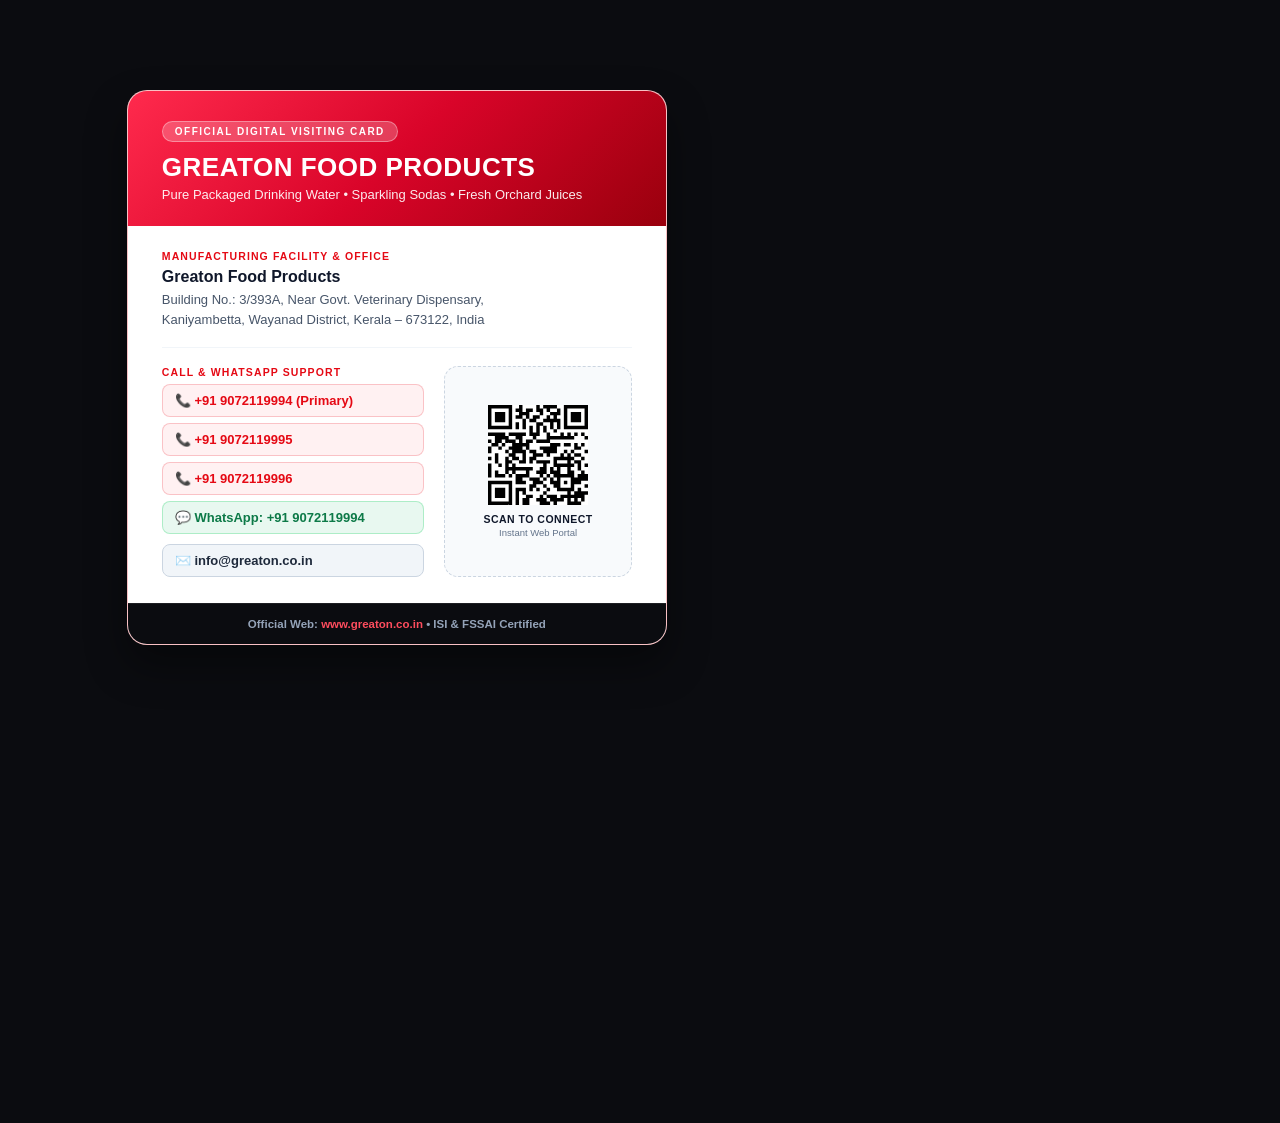
<file: assets/greaton_visiting_card.html>
<!DOCTYPE html>
<html>
<head>
<meta charset="utf-8">
<style>
  @page {
    size: 210mm 297mm;
    margin: 0;
  }
  * {
    -webkit-print-color-adjust: exact !important;
    print-color-adjust: exact !important;
    box-sizing: border-box;
  }
  html, body {
    margin: 0;
    padding: 0;
    width: 210mm;
    height: 297mm;
    background: #0B0C10 !important;
    font-family: 'Segoe UI', -apple-system, BlinkMacSystemFont, Roboto, sans-serif;
    -webkit-font-smoothing: antialiased;
    overflow: hidden;
  }
  .page-container {
    width: 210mm;
    min-height: 297mm;
    background: #0B0C10 !important;
    padding-top: 90px;
    box-sizing: border-box;
  }
  .card-container {
    width: 540px;
    margin: 0 auto;
    background: #ffffff !important;
    border-radius: 20px;
    box-shadow: 0 20px 40px rgba(0,0,0,0.4);
    overflow: hidden;
    border: 1px solid rgba(229, 9, 20, 0.25);
  }
  .card-header {
    background: linear-gradient(135deg, #FF2A4D 0%, #D90429 50%, #99000D 100%) !important;
    color: #ffffff;
    padding: 30px 34px 24px;
    position: relative;
  }
  .brand-badge {
    display: inline-block;
    background: rgba(255,255,255,0.22);
    border: 1px solid rgba(255,255,255,0.35);
    padding: 4px 12px;
    border-radius: 20px;
    font-size: 10px;
    font-weight: 800;
    letter-spacing: 1.5px;
    text-transform: uppercase;
    margin-bottom: 10px;
  }
  .company-title {
    font-size: 26px;
    font-weight: 900;
    margin: 0 0 4px 0;
    letter-spacing: 0.5px;
    color: #ffffff;
  }
  .tagline {
    font-size: 13px;
    color: rgba(255,255,255,0.92);
    margin: 0;
    font-weight: 500;
  }
  .card-body {
    padding: 24px 34px 26px;
    background: #ffffff !important;
  }
  .section-label {
    font-size: 10.5px;
    font-weight: 800;
    color: #E50914;
    text-transform: uppercase;
    letter-spacing: 1.1px;
    margin-bottom: 6px;
  }
  .info-group {
    margin-bottom: 18px;
  }
  .info-title {
    font-size: 16px;
    font-weight: 800;
    color: #0F172A;
    margin: 0 0 4px 0;
  }
  .info-text {
    font-size: 13px;
    color: #475569;
    line-height: 1.5;
    margin: 0;
  }
  .contact-grid {
    display: grid;
    grid-template-columns: 1.4fr 1fr;
    gap: 20px;
    border-top: 1px solid #f1f5f9;
    padding-top: 18px;
  }
  .phone-btn {
    display: block;
    background: #FFF1F2 !important;
    border: 1px solid rgba(229, 9, 20, 0.2);
    color: #E50914 !important;
    padding: 8px 12px;
    border-radius: 8px;
    text-decoration: none;
    font-size: 13px;
    font-weight: 700;
    margin-bottom: 6px;
  }
  .wa-btn {
    display: block;
    background: #E8F8F0 !important;
    border: 1px solid rgba(37, 211, 102, 0.3);
    color: #0D7A48 !important;
    padding: 8px 12px;
    border-radius: 8px;
    text-decoration: none;
    font-size: 13px;
    font-weight: 700;
    margin-bottom: 6px;
  }
  .email-btn {
    display: block;
    background: #F1F5F9 !important;
    border: 1px solid #CBD5E1;
    color: #1E293B !important;
    padding: 8px 12px;
    border-radius: 8px;
    text-decoration: none;
    font-size: 13px;
    font-weight: 700;
  }
  .qr-box {
    text-align: center;
    padding: 14px 10px;
    background: #f8fafc !important;
    border-radius: 14px;
    border: 1.5px dashed #cbd5e1;
    display: flex;
    flex-direction: column;
    align-items: center;
    justify-content: center;
  }
  .qr-box img {
    width: 100px;
    height: 100px;
    display: block;
    margin-bottom: 8px;
  }
  .qr-caption {
    font-size: 10.5px;
    font-weight: 800;
    color: #0F172A;
    text-transform: uppercase;
    letter-spacing: 0.5px;
  }
  .qr-sub {
    font-size: 9.5px;
    color: #64748B;
    margin-top: 2px;
  }
  .card-footer {
    background: #0B0C10 !important;
    color: #94A3B8;
    text-align: center;
    padding: 14px 20px;
    font-size: 11.5px;
    font-weight: 600;
    border-top: 1px solid rgba(255,255,255,0.08);
  }
  .card-footer a {
    color: #FF4D5E !important;
    text-decoration: none;
    font-weight: 700;
  }
</style>
</head>
<body>
  <div class="page-container">
    <div class="card-container">
      <div class="card-header">
        <div class="brand-badge">Official Digital Visiting Card</div>
        <h1 class="company-title">GREATON FOOD PRODUCTS</h1>
        <p class="tagline">Pure Packaged Drinking Water • Sparkling Sodas • Fresh Orchard Juices</p>
      </div>
      
      <div class="card-body">
        <div class="info-group">
          <div class="section-label">Manufacturing Facility & Office</div>
          <div class="info-title">Greaton Food Products</div>
          <p class="info-text">
            Building No.: 3/393A, Near Govt. Veterinary Dispensary,<br>
            Kaniyambetta, Wayanad District, Kerala – 673122, India
          </p>
        </div>

        <div class="contact-grid">
          <div>
            <div class="section-label">Call & WhatsApp Support</div>
            <a href="tel:+919072119994" class="phone-btn">📞 +91 9072119994 (Primary)</a>
            <a href="tel:+919072119995" class="phone-btn">📞 +91 9072119995</a>
            <a href="tel:+919072119996" class="phone-btn">📞 +91 9072119996</a>
            <a href="https://wa.me/919072119994?text=Hello%20Greaton%20Food%20Products,%20I%20would%20like%20to%20inquire%20about%20your%20products." class="wa-btn">💬 WhatsApp: +91 9072119994</a>
            
            <div style="margin-top: 10px;">
              <a href="mailto:info@greaton.co.in" class="email-btn">✉️ info@greaton.co.in</a>
            </div>
          </div>

          <div class="qr-box">
            <img src="partners_page_qr.svg" alt="Quick QR Connect">
            <div class="qr-caption">Scan to Connect</div>
            <div class="qr-sub">Instant Web Portal</div>
          </div>
        </div>
      </div>

      <div class="card-footer">
        Official Web: <a href="https://greaton.co.in">www.greaton.co.in</a> • ISI & FSSAI Certified
      </div>
    </div>
  </div>
</body>
</html>
</file>
<file: style.css>
/* ==========================================================================
   Greaton Food Products - Modern Red Theme & Dark/Light System
   With Live Signal Indicator & Climate Details Bar
   ========================================================================== */

:root, html[data-theme="light"] {
    --theme-mode: 'light';
    --primary-color: #E50914;
    --primary-hover: #C10711;
    --primary-dark: #990000;
    --primary-light: #FFF1F2;
    --primary-gradient: linear-gradient(135deg, #FF2A4D 0%, #D90429 100%);
    --primary-glow: rgba(229, 9, 20, 0.25);
    
    --accent-color: #FF4D5E;
    --accent-glow: rgba(255, 77, 94, 0.35);
    
    --secondary-color: #1E293B;
    --text-dark: #0F172A;
    --text-muted: #64748B;
    --text-light: #FFFFFF;
    
    --bg-main: #FAFAFC;
    --bg-alt: #F1F4F9;
    --card-bg: rgba(255, 255, 255, 0.95);
    --card-border: rgba(229, 9, 20, 0.08);
    --card-inner: #FFFFFF;
    
    --nav-bg: #FFFFFF;
    --nav-border: rgba(0, 0, 0, 0.06);
    --nav-text: #1E293B;
    
    --chat-header-bg: linear-gradient(135deg, #E50914, #B91C1C);
    --chat-body-bg: #F8FAFC;
    --chat-msg-received: #FFFFFF;
    --chat-msg-received-text: #0F172A;
    --chat-msg-sent: #E50914;
    --chat-msg-sent-text: #FFFFFF;
    
    --shadow-soft: 0 10px 30px rgba(0, 0, 0, 0.05);
    --shadow-card: 0 12px 35px rgba(229, 9, 20, 0.07);
    --shadow-hover: 0 20px 40px rgba(229, 9, 20, 0.18);
    --shadow-glow: 0 0 25px rgba(229, 9, 20, 0.35);
    
    --font-main: 'Poppins', -apple-system, BlinkMacSystemFont, 'Segoe UI', Roboto, sans-serif;
    --transition: all 0.35s cubic-bezier(0.25, 0.46, 0.45, 0.94);
    --map-filter: none;
}

html[data-theme="dark"] {
    --theme-mode: 'dark';
    --primary-color: #FF2A4D;
    --primary-hover: #E50914;
    --primary-dark: #B91C1C;
    --primary-light: rgba(255, 42, 77, 0.15);
    --primary-gradient: linear-gradient(135deg, #FF3D5A 0%, #D90429 100%);
    --primary-glow: rgba(255, 42, 77, 0.4);
    
    --accent-color: #FF6575;
    --accent-glow: rgba(255, 101, 117, 0.45);
    
    --secondary-color: #F8FAFC;
    --text-dark: #F8FAFC;
    --text-muted: #94A3B8;
    --text-light: #FFFFFF;
    
    --bg-main: #0B0C10;
    --bg-alt: #13141C;
    --card-bg: rgba(20, 22, 31, 0.85);
    --card-border: rgba(255, 42, 77, 0.15);
    --card-inner: #181A24;
    
    --nav-bg: rgba(11, 12, 16, 0.9);
    --nav-border: rgba(255, 255, 255, 0.08);
    --nav-text: #F8FAFC;
    
    --chat-header-bg: linear-gradient(135deg, #FF2A4D, #B91C1C);
    --chat-body-bg: #12131A;
    --chat-msg-received: #1C1E2A;
    --chat-msg-received-text: #F8FAFC;
    --chat-msg-sent: #FF2A4D;
    --chat-msg-sent-text: #FFFFFF;
    
    --shadow-soft: 0 10px 30px rgba(0, 0, 0, 0.5);
    --shadow-card: 0 12px 35px rgba(0, 0, 0, 0.6);
    --shadow-hover: 0 20px 45px rgba(255, 42, 77, 0.25);
    --shadow-glow: 0 0 35px rgba(255, 42, 77, 0.45);
    
    --map-filter: invert(90%) hue-rotate(180deg) brightness(85%) contrast(120%);
}

/* Base Styles */
* {
    margin: 0;
    padding: 0;
    box-sizing: border-box;
}

html {
    scroll-behavior: smooth;
    overflow-x: hidden;
}

body {
    font-family: var(--font-main);
    line-height: 1.65;
    color: var(--text-dark);
    background-color: var(--bg-main);
    position: relative;
    overflow-x: hidden;
    transition: background-color 0.4s ease, color 0.4s ease;
}

a {
    text-decoration: none;
    color: inherit;
    transition: var(--transition);
}

ul {
    list-style: none;
}

img {
    max-width: 100%;
    display: block;
}

/* Header: Unified Top Climate Bar + Navigation */
.site-header {
    position: fixed;
    top: 0;
    left: 0;
    width: 100%;
    z-index: 1000;
    transition: var(--transition);
    background-color: #FFFFFF;
}

html[data-theme="dark"] .site-header {
    background-color: var(--bg-main);
}

.climate-top-bar {
    background: #FFFFFF;
    border-bottom: 1px solid rgba(0, 0, 0, 0.06);
    padding: 6px 0;
    font-size: 0.82rem;
    position: relative;
    width: 100%;
    z-index: 1002;
    transition: var(--transition);
}

html[data-theme="dark"] .climate-top-bar {
    background: var(--bg-alt);
    border-bottom: 1px solid var(--card-border);
}

.climate-container {
    display: flex;
    justify-content: space-between;
    align-items: center;
    flex-wrap: wrap;
    gap: 12px;
}

.climate-left {
    display: flex;
    align-items: center;
    gap: 16px;
    flex-wrap: wrap;
}

.signal-indicator {
    display: inline-flex;
    align-items: center;
    gap: 7px;
    padding: 3px 12px;
    background: rgba(16, 185, 129, 0.12);
    color: #10B981;
    border: 1px solid rgba(16, 185, 129, 0.35);
    border-radius: 20px;
    font-size: 0.72rem;
    font-weight: 700;
    letter-spacing: 0.6px;
}

.signal-dot {
    width: 8px;
    height: 8px;
    background-color: #10B981;
    border-radius: 50%;
    position: relative;
    display: inline-block;
}

.signal-dot::after {
    content: '';
    position: absolute;
    top: -3px;
    left: -3px;
    width: 14px;
    height: 14px;
    border-radius: 50%;
    background-color: rgba(16, 185, 129, 0.5);
    animation: signalPulse 1.8s infinite ease-out;
}

@keyframes signalPulse {
    0% { transform: scale(0.7); opacity: 0.9; }
    100% { transform: scale(2.2); opacity: 0; }
}

.climate-item {
    display: inline-flex;
    align-items: center;
    gap: 6px;
    color: var(--text-muted);
    font-weight: 500;
}

.climate-item i {
    color: var(--primary-color);
}

.climate-item strong {
    color: var(--text-dark);
}

.climate-right {
    display: flex;
    align-items: center;
    gap: 12px;
}

/* Theme Manager in Top Bar */
.theme-manager-pill {
    display: inline-flex;
    align-items: center;
    gap: 8px;
    background: var(--card-bg);
    border: 1px solid var(--card-border);
    padding: 3px 4px 3px 12px;
    border-radius: 30px;
    box-shadow: 0 2px 8px rgba(0, 0, 0, 0.04);
}

.tm-label {
    font-size: 0.76rem;
    font-weight: 700;
    color: var(--text-dark);
    display: flex;
    align-items: center;
    gap: 5px;
    text-transform: uppercase;
    letter-spacing: 0.5px;
}

.tm-label i {
    color: var(--primary-color);
    font-size: 0.8rem;
}

.tm-switcher {
    display: flex;
    align-items: center;
    background: var(--bg-alt);
    padding: 2px;
    border-radius: 20px;
    gap: 2px;
    border: 1px solid var(--card-border);
}

.tm-btn {
    border: none;
    background: transparent;
    color: var(--text-muted);
    padding: 3px 9px;
    border-radius: 14px;
    font-size: 0.72rem;
    font-weight: 600;
    cursor: pointer;
    display: inline-flex;
    align-items: center;
    gap: 4px;
    transition: var(--transition);
}

.tm-btn:hover {
    color: var(--text-dark);
}

.tm-btn.active {
    background: var(--primary-gradient);
    color: #FFFFFF !important;
    box-shadow: 0 2px 8px var(--primary-glow);
}

.climate-purity-badge {
    font-size: 0.76rem;
    color: var(--text-muted);
    display: inline-flex;
    align-items: center;
    gap: 5px;
    font-weight: 600;
}

.climate-purity-badge i {
    color: var(--primary-color);
}

/* Page Spacing with Unified Site Header */
.has-climate-bar .hero {
    padding-top: 175px;
}

.has-climate-bar .partners-hero {
    padding-top: 160px;
}

body.no-scroll {
    overflow: hidden !important;
    height: 100vh !important;
}

/* Background Animated Particles (Effervescence & Sparkling Bubbles) */
#particles-container {
    position: fixed;
    top: 0;
    left: 0;
    width: 100%;
    height: 100%;
    pointer-events: none;
    z-index: 0;
    overflow: hidden;
}

/* Bubbles must never intercept clicks or block form inputs */
#particles-container .bubble {
    pointer-events: none;
}

/* Realistic Water Bubbles */
.bubble {
    position: absolute;
    bottom: -80px;
    border-radius: 50%;
    pointer-events: all;
    cursor: pointer;
    opacity: 0;
    animation: riseEffervescence linear forwards;

    /* Glass bubble: transparent body + specular highlight + rim */
    background:
        /* Bright specular highlight (top-left) */
        radial-gradient(ellipse 38% 28% at 35% 28%,
            rgba(255,255,255,0.92) 0%,
            rgba(255,255,255,0.0) 100%),
        /* Soft secondary highlight (bottom-right) */
        radial-gradient(ellipse 22% 16% at 70% 72%,
            rgba(255,255,255,0.45) 0%,
            rgba(255,255,255,0.0) 100%),
        /* Translucent bubble body with very subtle red tint */
        radial-gradient(ellipse 100% 100% at 50% 50%,
            rgba(220,240,255,0.10) 0%,
            rgba(229,9,20,0.05)   60%,
            rgba(180,220,255,0.08) 100%);

    border: 1.5px solid rgba(255,255,255,0.55);
    box-shadow:
        /* Outer rim glow */
        0 0 8px  rgba(255,255,255,0.25),
        /* Inner shadow to fake depth */
        inset 0 -4px 12px rgba(200,230,255,0.18),
        inset 0  4px 6px  rgba(255,255,255,0.30);

    backdrop-filter: blur(1px);
    -webkit-backdrop-filter: blur(1px);
    transition: box-shadow 0.1s ease;
}

.bubble:hover {
    box-shadow:
        0 0 18px rgba(255,255,255,0.45),
        inset 0 -4px 14px rgba(200,230,255,0.25),
        inset 0  4px 8px  rgba(255,255,255,0.40);
    opacity: 1 !important;
}

/* Dark theme: slightly more vivid rim */
html[data-theme="dark"] .bubble {
    background:
        radial-gradient(ellipse 38% 28% at 35% 28%,
            rgba(255,255,255,0.88) 0%,
            rgba(255,255,255,0.0) 100%),
        radial-gradient(ellipse 22% 16% at 70% 72%,
            rgba(255,200,210,0.45) 0%,
            rgba(255,255,255,0.0) 100%),
        radial-gradient(ellipse 100% 100% at 50% 50%,
            rgba(255,60,80,0.08)  0%,
            rgba(255,42,77,0.04)  55%,
            rgba(80,10,20,0.12)   100%);

    border: 1.5px solid rgba(255,100,120,0.45);
    box-shadow:
        0 0 12px rgba(255,42,77,0.22),
        inset 0 -4px 12px rgba(255,60,80,0.12),
        inset 0  4px 6px  rgba(255,255,255,0.28);
}

/* Bubble pop blast */
@keyframes bubblePop {
    0%   { transform: scale(1);   opacity: 0.85; }
    35%  { transform: scale(1.7); opacity: 0.55; }
    100% { transform: scale(0.1); opacity: 0;    }
}

.bubble.popping {
    animation: bubblePop 0.25s ease-out forwards !important;
    pointer-events: none;
}

/* Blast shard particles */
.blast-shard {
    position: fixed;
    border-radius: 50%;
    background: radial-gradient(circle at 35% 35%,
        rgba(255,255,255,0.95),
        rgba(229,9,20,0.7) 60%,
        transparent 100%);
    box-shadow: 0 0 6px rgba(229,9,20,0.6);
    pointer-events: none;
    animation: shardFly var(--shard-dur, 0.5s) ease-out forwards;
}

@keyframes shardFly {
    0%   { transform: translate(0,0) scale(1);   opacity: 1;   }
    100% { transform: translate(var(--tx,0px), var(--ty,0px)) scale(0); opacity: 0; }
}

@keyframes riseEffervescence {
    0% {
        transform: translateY(0) scale(0.6) translateX(0px);
        opacity: 0;
    }
    8% {
        opacity: 0.82;
    }
    45% {
        transform: translateY(-48vh) scale(1.05) translateX(18px);
        opacity: 0.78;
    }
    80% {
        opacity: 0.65;
    }
    100% {
        transform: translateY(-110vh) scale(1.2) translateX(-18px);
        opacity: 0;
    }
}

.red-sparkle {
    position: absolute;
    width: 6px;
    height: 6px;
    background: var(--primary-color);
    border-radius: 50%;
    box-shadow: 0 0 10px var(--primary-color);
    animation: sparkleFloat 4s ease-in-out infinite;
    pointer-events: none;
}

@keyframes sparkleFloat {
    0%, 100% {
        opacity: 0.2;
        transform: scale(0.8);
    }
    50% {
        opacity: 0.9;
        transform: scale(1.4);
    }
}

/* Layout Utilities */
.container {
    max-width: 1240px;
    margin: 0 auto;
    padding: 0 24px;
}

.section {
    padding: 110px 0;
    position: relative;
    z-index: 1;
    overflow: hidden;
}

.bg-light {
    background-color: var(--bg-alt);
    transition: background-color 0.4s ease;
}

.section-header {
    text-align: center;
    margin-bottom: 60px;
    position: relative;
}

.section-tag {
    display: inline-block;
    padding: 6px 18px;
    background: var(--primary-light);
    color: var(--primary-color);
    font-size: 0.85rem;
    font-weight: 700;
    letter-spacing: 1.5px;
    text-transform: uppercase;
    border-radius: 30px;
    margin-bottom: 15px;
    border: 1px solid rgba(229, 9, 20, 0.2);
}

.section-header h2 {
    font-size: 2.8rem;
    color: var(--secondary-color);
    margin-bottom: 18px;
    font-weight: 700;
    letter-spacing: -0.5px;
    transition: color 0.4s ease;
}

.section-header p {
    font-size: 1.1rem;
    color: var(--text-muted);
    max-width: 620px;
    margin: 0 auto;
}

.divider {
    width: 70px;
    height: 4px;
    background: var(--primary-gradient);
    margin: 18px auto 0;
    border-radius: 4px;
    box-shadow: 0 2px 8px var(--primary-glow);
}

/* Buttons */
.btn {
    display: inline-flex;
    align-items: center;
    justify-content: center;
    gap: 8px;
    padding: 10px 24px;
    border-radius: 40px;
    font-weight: 600;
    transition: var(--transition);
    cursor: pointer;
    text-transform: uppercase;
    letter-spacing: 0.5px;
    font-size: 0.84rem;
    position: relative;
    overflow: hidden;
    border: none;
    z-index: 1;
}

.btn-primary {
    background: var(--primary-gradient);
    color: #FFFFFF !important;
    box-shadow: 0 8px 25px var(--primary-glow);
}

.btn-primary:hover {
    transform: translateY(-3px);
    box-shadow: 0 12px 32px var(--shadow-hover);
    filter: brightness(1.08);
}

.btn-outline {
    background: transparent;
    color: var(--text-dark);
    border: 2px solid var(--primary-color);
}

.btn-outline:hover {
    background: var(--primary-color);
    color: #FFFFFF;
    transform: translateY(-3px);
    box-shadow: 0 8px 25px var(--primary-glow);
}

.btn-glass {
    background: rgba(255, 255, 255, 0.15);
    backdrop-filter: blur(10px);
    color: #FFFFFF;
    border: 1px solid rgba(255, 255, 255, 0.3);
}

.btn-glass:hover {
    background: rgba(255, 255, 255, 0.28);
    transform: translateY(-3px);
    border-color: #FFFFFF;
}

/* Navbar */
.navbar {
    position: relative;
    top: 0 !important;
    left: 0;
    width: 100%;
    background-color: var(--nav-bg);
    backdrop-filter: blur(16px);
    -webkit-backdrop-filter: blur(16px);
    border-bottom: 1px solid var(--nav-border);
    z-index: 1001;
    padding: 12px 0;
    transition: var(--transition);
}

.navbar.scrolled {
    padding: 9px 0;
    box-shadow: var(--shadow-soft);
}

.navbar-container {
    display: flex;
    justify-content: space-between;
    align-items: center;
}

.logo-wrapper {
    display: flex;
    align-items: center;
    gap: 12px;
}

.logo img {
    height: 52px;
    width: auto;
    object-fit: contain;
    transition: var(--transition);
    /* Makes white background of JPG invisible against light navbar */
    mix-blend-mode: multiply;
}

/* Dark theme: transparent PNG — no blend needed */
html[data-theme="dark"] .logo img {
    mix-blend-mode: normal;
    background: transparent;
    height: 52px;
}

.nav-actions {
    display: flex;
    align-items: center;
    gap: 24px;
}

.nav-menu {
    display: flex;
    align-items: center;
    gap: 28px;
}

.nav-link {
    font-weight: 500;
    color: var(--nav-text);
    font-size: 1rem;
    position: relative;
    padding: 6px 0;
    transition: var(--transition);
}

.nav-link::after {
    content: '';
    position: absolute;
    bottom: 0;
    left: 0;
    width: 0;
    height: 2.5px;
    background: var(--primary-gradient);
    border-radius: 2px;
    transition: var(--transition);
}

.nav-link:hover::after,
.nav-link.active::after {
    width: 100%;
}

.nav-link:hover,
.nav-link.active {
    color: var(--primary-color);
}

/* Theme Switcher Toggle */
.theme-switch-btn {
    background: var(--bg-alt);
    border: 1px solid var(--card-border);
    color: var(--text-dark);
    padding: 8px 14px;
    border-radius: 40px;
    cursor: pointer;
    display: flex;
    align-items: center;
    gap: 8px;
    font-size: 0.85rem;
    font-weight: 600;
    transition: var(--transition);
    box-shadow: 0 2px 8px rgba(0, 0, 0, 0.05);
}

.theme-switch-btn:hover {
    border-color: var(--primary-color);
    transform: translateY(-2px);
    box-shadow: 0 4px 12px var(--primary-glow);
}

.theme-switch-icon {
    font-size: 1.05rem;
    color: var(--primary-color);
    transition: transform 0.4s ease;
}

.theme-switch-btn:hover .theme-switch-icon {
    transform: rotate(30deg);
}

.theme-mode-text {
    font-size: 0.78rem;
    letter-spacing: 0.5px;
}

.theme-auto-badge {
    font-size: 0.65rem;
    background: var(--primary-color);
    color: #FFFFFF;
    padding: 2px 6px;
    border-radius: 10px;
    text-transform: uppercase;
    letter-spacing: 0.5px;
}

.menu-toggle {
    display: none;
    cursor: pointer;
}

.bar {
    display: block;
    width: 26px;
    height: 3px;
    margin: 5px auto;
    background-color: var(--nav-text);
    transition: var(--transition);
    border-radius: 2px;
}

/* Hero Section */
.hero {
    min-height: 100vh;
    background: linear-gradient(135deg, rgba(11, 12, 16, 0.88) 0%, rgba(229, 9, 20, 0.35) 50%, rgba(11, 12, 16, 0.92) 100%), url('assets/hero_red_refreshment.jpg');
    background-size: cover;
    background-position: center;
    background-attachment: fixed;
    display: flex;
    align-items: center;
    position: relative;
    color: #FFFFFF;
    padding: 140px 0 80px;
}

.hero-overlay {
    position: absolute;
    top: 0;
    left: 0;
    width: 100%;
    height: 100%;
    background: radial-gradient(circle at center, transparent 30%, rgba(11, 12, 16, 0.85) 100%);
    pointer-events: none;
}

.hero-content {
    position: relative;
    z-index: 2;
    max-width: 900px;
    margin: 0 auto;
    text-align: center;
}

.hero-badge {
    display: inline-flex;
    align-items: center;
    gap: 8px;
    padding: 8px 20px;
    background: rgba(255, 255, 255, 0.12);
    backdrop-filter: blur(12px);
    border: 1px solid rgba(255, 255, 255, 0.25);
    border-radius: 40px;
    font-size: 0.9rem;
    font-weight: 600;
    color: #FFFFFF;
    margin-top: 15px;
    margin-bottom: 25px;
    box-shadow: 0 4px 20px rgba(0, 0, 0, 0.3);
    animation: badgePulse 3s infinite ease-in-out;
}

.hero-badge i {
    color: #FF3D5A;
}

@keyframes badgePulse {
    0%, 100% {
        transform: scale(1);
        border-color: rgba(255, 255, 255, 0.25);
    }
    50% {
        transform: scale(1.03);
        border-color: rgba(255, 42, 77, 0.6);
        box-shadow: 0 4px 25px rgba(255, 42, 77, 0.3);
    }
}

.hero-content h1 {
    font-size: 4.6rem;
    margin-bottom: 24px;
    font-weight: 800;
    line-height: 1.1;
    letter-spacing: -1px;
    text-shadow: 0 4px 20px rgba(0, 0, 0, 0.5);
}

.highlight-gradient {
    background: linear-gradient(135deg, #FF5E7E 0%, #FF1E40 50%, #FFA8B5 100%);
    -webkit-background-clip: text;
    -webkit-text-fill-color: transparent;
    display: inline-block;
}

.hero-content p {
    font-size: 1.3rem;
    margin-bottom: 40px;
    max-width: 720px;
    margin-left: auto;
    margin-right: auto;
    opacity: 0.92;
    line-height: 1.6;
    text-shadow: 0 2px 10px rgba(0, 0, 0, 0.6);
}

.hero-buttons {
    display: flex;
    justify-content: center;
    gap: 20px;
    flex-wrap: wrap;
    margin-bottom: 60px;
}

/* Floating Quick Stat Pills in Hero */
.hero-pills {
    display: flex;
    justify-content: center;
    gap: 20px;
    flex-wrap: wrap;
    margin-top: 20px;
}

.hero-pill-item {
    display: flex;
    align-items: center;
    gap: 10px;
    background: rgba(15, 17, 26, 0.65);
    backdrop-filter: blur(10px);
    border: 1px solid rgba(255, 255, 255, 0.12);
    padding: 10px 22px;
    border-radius: 40px;
    font-size: 0.9rem;
    font-weight: 500;
    color: #E2E8F0;
    transition: var(--transition);
}

.hero-pill-item i {
    color: var(--primary-color);
    font-size: 1.1rem;
}

.hero-pill-item:hover {
    transform: translateY(-4px);
    border-color: var(--primary-color);
    background: rgba(229, 9, 20, 0.2);
}

/* Stats Counter Bar Section */
.stats-section {
    background: var(--card-bg);
    border-top: 1px solid var(--card-border);
    border-bottom: 1px solid var(--card-border);
    padding: 40px 0;
    box-shadow: var(--shadow-card);
    position: relative;
    z-index: 10;
    margin-top: -30px;
    border-radius: 20px;
    backdrop-filter: blur(12px);
}

.stats-grid {
    display: grid;
    grid-template-columns: repeat(4, 1fr);
    gap: 20px;
    text-align: center;
}

.stat-item {
    padding: 15px;
    position: relative;
    display: flex;
    flex-direction: column;
    align-items: center;
    justify-content: center;
}

.stat-icon {
    display: inline-flex;
    align-items: center;
    justify-content: center;
    width: 44px;
    height: 44px;
    border-radius: 50%;
    background: rgba(229, 9, 20, 0.08);
    color: var(--primary-color);
    font-size: 1.15rem;
    margin-bottom: 12px;
    transition: var(--transition);
}

.stat-item:hover .stat-icon {
    background: var(--primary-color);
    color: #FFFFFF;
    transform: scale(1.1);
    box-shadow: 0 4px 15px var(--primary-glow);
}

.stat-item:not(:last-child)::after {
    content: '';
    position: absolute;
    right: 0;
    top: 20%;
    height: 60%;
    width: 1px;
    background: var(--card-border);
}

.stat-number {
    font-size: 2.8rem;
    font-weight: 800;
    color: var(--primary-color);
    line-height: 1;
    margin-bottom: 8px;
    letter-spacing: -1px;
}

.stat-label {
    font-size: 0.95rem;
    color: var(--text-muted);
    font-weight: 500;
}

/* About Us Section */
.about-content {
    max-width: 950px;
    margin: 0 auto;
    text-align: center;
}

.about-text p {
    font-size: 1.15rem;
    color: var(--text-muted);
    line-height: 1.8;
    margin-bottom: 24px;
}

.about-text strong {
    color: var(--secondary-color);
}

.mission-vision-grid {
    display: grid;
    grid-template-columns: repeat(auto-fit, minmax(300px, 1fr));
    gap: 30px;
    margin: 45px 0;
}

.mv-card {
    background: var(--card-bg);
    padding: 40px 30px;
    border-radius: 20px;
    box-shadow: var(--shadow-card);
    transition: var(--transition);
    border: 1px solid var(--card-border);
    text-align: left;
    position: relative;
    overflow: hidden;
}

.mv-card::before {
    content: '';
    position: absolute;
    top: 0;
    left: 0;
    width: 100%;
    height: 4px;
    background: var(--primary-gradient);
    transition: height 0.3s ease;
}

.mv-card:hover {
    transform: translateY(-8px);
    box-shadow: var(--shadow-hover);
    border-color: rgba(229, 9, 20, 0.3);
}

.mv-card:hover::before {
    height: 6px;
}

.mv-icon {
    width: 65px;
    height: 65px;
    background: var(--primary-light);
    border-radius: 16px;
    display: flex;
    align-items: center;
    justify-content: center;
    font-size: 1.8rem;
    color: var(--primary-color);
    margin-bottom: 22px;
    transition: var(--transition);
}

.mv-card:hover .mv-icon {
    background: var(--primary-color);
    color: #FFFFFF;
    transform: scale(1.08) rotate(6deg);
    box-shadow: 0 8px 20px var(--primary-glow);
}

.mv-card h3 {
    font-size: 1.4rem;
    color: var(--secondary-color);
    margin-bottom: 12px;
    font-weight: 700;
}

.mv-card p {
    font-size: 1rem;
    color: var(--text-muted);
    line-height: 1.7;
}

.features-list {
    display: flex;
    justify-content: center;
    gap: 20px;
    margin-top: 40px;
    flex-wrap: wrap;
}

.features-list li {
    display: flex;
    align-items: center;
    gap: 10px;
    font-size: 1.05rem;
    font-weight: 600;
    color: var(--secondary-color);
    background: var(--card-bg);
    padding: 12px 26px;
    border-radius: 50px;
    box-shadow: var(--shadow-soft);
    border: 1px solid var(--card-border);
    transition: var(--transition);
}

.features-list li i {
    color: var(--primary-color);
    font-size: 1.25rem;
}

.features-list li:hover {
    transform: translateY(-4px);
    border-color: var(--primary-color);
    box-shadow: var(--shadow-hover);
}

/* Why Choose Us Section */
.features-grid {
    display: grid;
    grid-template-columns: repeat(auto-fit, minmax(250px, 1fr));
    gap: 30px;
    margin-top: 20px;
}

.feature-box {
    text-align: center;
    padding: 40px 25px;
    background: var(--card-bg);
    border-radius: 22px;
    transition: var(--transition);
    border: 1px solid var(--card-border);
    box-shadow: var(--shadow-card);
    position: relative;
    overflow: hidden;
}

.feature-box:hover {
    transform: translateY(-12px);
    box-shadow: var(--shadow-hover);
    border-color: rgba(229, 9, 20, 0.4);
}

.feature-icon {
    width: 85px;
    height: 85px;
    background: var(--primary-light);
    border-radius: 50%;
    margin: 0 auto 24px;
    display: flex;
    align-items: center;
    justify-content: center;
    font-size: 2.2rem;
    color: var(--primary-color);
    box-shadow: 0 6px 18px rgba(0, 0, 0, 0.04);
    transition: var(--transition);
}

.feature-box:hover .feature-icon {
    background: var(--primary-gradient);
    color: #FFFFFF;
    transform: rotateY(180deg) scale(1.08);
    box-shadow: 0 10px 25px var(--primary-glow);
}

.feature-box h3 {
    margin-bottom: 12px;
    color: var(--secondary-color);
    font-size: 1.3rem;
    font-weight: 700;
}

.feature-box p {
    color: var(--text-muted);
    font-size: 0.98rem;
    line-height: 1.65;
}

/* ==========================================================================
   Products Section - Modern Visual Cards ("Currect Here")
   ========================================================================== */
.products-grid {
    display: grid;
    grid-template-columns: repeat(auto-fit, minmax(340px, 1fr));
    gap: 35px;
}

.product-card {
    background: var(--card-bg);
    border-radius: 24px;
    box-shadow: var(--shadow-card);
    border: 1px solid var(--card-border);
    overflow: hidden;
    transition: var(--transition);
    display: flex;
    flex-direction: column;
    position: relative;
}

.product-card:hover {
    transform: translateY(-12px);
    box-shadow: var(--shadow-hover);
    border-color: rgba(229, 9, 20, 0.4);
}

.product-img-box {
    position: relative;
    width: 100%;
    height: 250px;
    overflow: hidden;
    background: var(--bg-alt);
}

.product-img-box img {
    width: 100%;
    height: 100%;
    object-fit: cover;
    transition: transform 0.6s cubic-bezier(0.25, 0.46, 0.45, 0.94);
}

.product-card:hover .product-img-box img {
    transform: scale(1.08);
}

.product-img-badge {
    position: absolute;
    top: 16px;
    left: 16px;
    background: rgba(15, 17, 26, 0.82);
    backdrop-filter: blur(10px);
    -webkit-backdrop-filter: blur(10px);
    color: #FFFFFF;
    font-size: 0.78rem;
    font-weight: 700;
    padding: 6px 14px;
    border-radius: 20px;
    border: 1px solid rgba(255, 255, 255, 0.2);
    display: flex;
    align-items: center;
    gap: 6px;
    z-index: 2;
    box-shadow: 0 4px 15px rgba(0, 0, 0, 0.3);
}

.product-img-badge i {
    color: var(--primary-color);
}

.product-card-body {
    padding: 30px;
    display: flex;
    flex-direction: column;
    flex: 1;
}

.product-subtitle {
    font-size: 0.85rem;
    color: var(--primary-color);
    font-weight: 700;
    margin-bottom: 6px;
    text-transform: uppercase;
    letter-spacing: 1px;
}

.product-card-body h3 {
    font-size: 1.55rem;
    color: var(--secondary-color);
    margin-bottom: 12px;
    font-weight: 700;
}

.product-card-body p {
    color: var(--text-muted);
    font-size: 0.98rem;
    line-height: 1.65;
    margin-bottom: 18px;
}

.product-pill-tags {
    display: flex;
    flex-wrap: wrap;
    gap: 8px;
    margin-bottom: 24px;
}

.product-pill-tag {
    background: var(--bg-alt);
    color: var(--secondary-color);
    padding: 5px 13px;
    border-radius: 20px;
    font-size: 0.8rem;
    font-weight: 600;
    border: 1px solid var(--card-border);
    display: inline-flex;
    align-items: center;
    gap: 5px;
    transition: var(--transition);
}

.product-pill-tag i {
    color: var(--primary-color);
    font-size: 0.75rem;
}

.product-card:hover .product-pill-tag {
    border-color: rgba(229, 9, 20, 0.25);
}

.product-actions {
    margin-top: auto;
    display: flex;
    gap: 8px;
    flex-wrap: wrap;
}

.product-actions .btn {
    flex: 1;
    min-width: 105px;
    padding: 7px 12px;
    font-size: 0.72rem;
    font-weight: 600;
    letter-spacing: 0.3px;
    gap: 6px;
    border-radius: 24px;
}

.product-actions .btn i {
    font-size: 0.72rem;
}

/* Gallery Section */
.gallery-grid {
    display: grid;
    grid-template-columns: repeat(auto-fit, minmax(270px, 1fr));
    gap: 28px;
    margin-top: 20px;
}

.gallery-item {
    position: relative;
    border-radius: 22px;
    overflow: hidden;
    box-shadow: var(--shadow-card);
    cursor: pointer;
    transition: var(--transition);
    aspect-ratio: 1 / 1;
    border: 1px solid var(--card-border);
}

.gallery-item:hover {
    transform: translateY(-8px);
    box-shadow: var(--shadow-hover);
}

.gallery-item img {
    width: 100%;
    height: 100%;
    object-fit: cover;
    transition: transform 0.7s cubic-bezier(0.25, 0.46, 0.45, 0.94);
}

.gallery-item:hover img {
    transform: scale(1.12);
}

.gallery-item .overlay {
    position: absolute;
    inset: 0;
    background: linear-gradient(to top, rgba(185, 28, 28, 0.92) 0%, rgba(229, 9, 20, 0.5) 50%, transparent 100%);
    color: #FFFFFF;
    opacity: 0;
    display: flex;
    flex-direction: column;
    justify-content: flex-end;
    padding: 30px;
    transform: translateY(20px);
    transition: var(--transition);
}

.gallery-item:hover .overlay {
    opacity: 1;
    transform: translateY(0);
}

.gallery-tag {
    font-size: 0.8rem;
    text-transform: uppercase;
    letter-spacing: 1.5px;
    color: #FFB3BC;
    font-weight: 600;
    margin-bottom: 6px;
}

.gallery-item .overlay p {
    font-size: 1.35rem;
    font-weight: 700;
    margin: 0;
    letter-spacing: 0.5px;
}

/* Testimonials Section */
.testimonials-grid {
    display: grid;
    grid-template-columns: repeat(auto-fit, minmax(320px, 1fr));
    gap: 30px;
}

.testimonial-card {
    background: var(--card-bg);
    padding: 40px;
    border-radius: 22px;
    box-shadow: var(--shadow-card);
    position: relative;
    transition: var(--transition);
    border: 1px solid var(--card-border);
}

.testimonial-card:hover {
    transform: translateY(-8px);
    box-shadow: var(--shadow-hover);
    border-color: rgba(229, 9, 20, 0.3);
}

.testimonial-rating {
    color: #FFB703;
    font-size: 1.1rem;
    margin-bottom: 18px;
    display: flex;
    gap: 4px;
}

.quote-icon {
    font-size: 2.4rem;
    color: var(--primary-color);
    opacity: 0.2;
    margin-bottom: 15px;
}

.testimonial-card p {
    font-size: 1.08rem;
    font-style: italic;
    color: var(--text-dark);
    margin-bottom: 25px;
    line-height: 1.7;
}

.testimonial-author {
    display: flex;
    align-items: center;
    gap: 14px;
}

.author-avatar {
    width: 48px;
    height: 48px;
    border-radius: 50%;
    background: var(--primary-gradient);
    color: #FFFFFF;
    display: flex;
    align-items: center;
    justify-content: center;
    font-weight: 700;
    font-size: 1.1rem;
    box-shadow: 0 4px 12px var(--primary-glow);
}

.author-info h4 {
    color: var(--secondary-color);
    font-weight: 700;
    font-size: 1.05rem;
    margin-bottom: 2px;
}

.author-info span {
    color: var(--text-muted);
    font-size: 0.85rem;
}

/* Contact Section */
.contact-wrapper {
    display: flex;
    flex-wrap: wrap;
    gap: 45px;
    background: var(--card-bg);
    padding: 55px;
    border-radius: 26px;
    box-shadow: var(--shadow-card);
    border: 1px solid var(--card-border);
}

.contact-info {
    flex: 1;
    min-width: 320px;
}

.info-item {
    display: flex;
    margin-bottom: 35px;
    align-items: flex-start;
}

.info-item i {
    width: 60px;
    height: 60px;
    background: var(--primary-light);
    color: var(--primary-color);
    border-radius: 18px;
    display: flex;
    align-items: center;
    justify-content: center;
    font-size: 1.5rem;
    margin-right: 22px;
    box-shadow: 0 4px 15px rgba(0, 0, 0, 0.04);
    transition: var(--transition);
    flex-shrink: 0;
}

.info-item:hover i {
    background: var(--primary-gradient);
    color: #FFFFFF;
    transform: rotateY(180deg) scale(1.05);
    box-shadow: 0 8px 22px var(--primary-glow);
}

.info-item h4 {
    margin-bottom: 6px;
    color: var(--secondary-color);
    font-size: 1.15rem;
    text-transform: uppercase;
    letter-spacing: 0.5px;
    font-weight: 700;
}

.info-item p,
.info-item a {
    color: var(--text-muted);
    font-size: 1rem;
    line-height: 1.6;
}

.info-item a:hover {
    color: var(--primary-color);
}

.contact-form-container {
    flex: 1.2;
    min-width: 320px;
    background: var(--bg-alt);
    padding: 40px;
    border-radius: 22px;
    border: 1px solid var(--card-border);
}

.contact-form-container h3 {
    margin-bottom: 22px;
    color: var(--secondary-color);
    font-size: 1.6rem;
    font-weight: 700;
}

.main-form .form-group {
    margin-bottom: 20px;
}

.main-form input,
.main-form textarea {
    width: 100%;
    padding: 16px 20px;
    border: 1px solid var(--card-border);
    border-radius: 14px;
    font-family: var(--font-main);
    font-size: 1rem;
    transition: var(--transition);
    background: var(--card-bg);
    color: var(--text-dark);
}

.main-form input:focus,
.main-form textarea:focus {
    outline: none;
    border-color: var(--primary-color);
    box-shadow: 0 0 0 4px var(--primary-glow);
}

.main-form .btn {
    width: 100%;
}

.map-container {
    width: 100%;
    border-radius: 20px;
    overflow: hidden;
    box-shadow: var(--shadow-soft);
    border: 4px solid var(--card-bg);
    margin-top: 40px;
}

.map-container iframe {
    filter: var(--map-filter);
    transition: filter 0.4s ease;
}

/* Footer */
footer {
    background-color: #0B0C10;
    color: #F8FAFC;
    padding: 80px 0 30px;
    border-top: 4px solid var(--primary-color);
    position: relative;
}

.footer-grid {
    display: grid;
    grid-template-columns: 1.4fr 1fr 1.2fr 1.2fr;
    gap: 40px;
    margin-bottom: 50px;
}

.footer-col h3 {
    color: #FFFFFF;
    margin-bottom: 22px;
    font-size: 1.3rem;
    font-weight: 700;
    position: relative;
    padding-bottom: 10px;
}

.footer-col h3::after {
    content: '';
    position: absolute;
    bottom: 0;
    left: 0;
    width: 35px;
    height: 3px;
    background: var(--primary-color);
    border-radius: 2px;
}

.footer-col.about p {
    color: #94A3B8;
    line-height: 1.8;
    margin-top: 10px;
    font-size: 0.96rem;
}

.footer-col.links li {
    margin-bottom: 12px;
}

.footer-col.links a {
    color: #94A3B8;
    font-size: 0.96rem;
    display: inline-block;
    transition: var(--transition);
}

.footer-col.links a:hover {
    color: var(--primary-color);
    transform: translateX(6px);
}

.footer-col.contact p {
    color: #94A3B8;
    font-size: 0.96rem;
    margin-bottom: 14px;
    display: flex;
    align-items: center;
    gap: 12px;
}

.footer-col.contact p i {
    color: var(--primary-color);
    font-size: 1.1rem;
    width: 20px;
}

.newsletter-form {
    display: flex;
    margin-top: 18px;
    margin-bottom: 22px;
}

.newsletter-form input {
    flex: 1;
    padding: 13px 18px;
    border: 1px solid rgba(255, 255, 255, 0.1);
    border-radius: 30px 0 0 30px;
    outline: none;
    background: rgba(255, 255, 255, 0.06);
    color: #FFFFFF;
    font-size: 0.95rem;
}

.newsletter-form input:focus {
    border-color: var(--primary-color);
}

.newsletter-form button {
    padding: 13px 22px;
    background: var(--primary-gradient);
    color: #FFFFFF;
    border: none;
    border-radius: 0 30px 30px 0;
    cursor: pointer;
    transition: var(--transition);
}

.newsletter-form button:hover {
    filter: brightness(1.15);
    box-shadow: 0 0 15px var(--primary-glow);
}

.social-links {
    display: flex;
    gap: 12px;
}

.social-links a {
    display: inline-flex;
    justify-content: center;
    align-items: center;
    width: 40px;
    height: 40px;
    background: rgba(255, 255, 255, 0.08);
    color: #FFFFFF;
    border-radius: 50%;
    transition: var(--transition);
    border: 1px solid rgba(255, 255, 255, 0.1);
}

.social-links a:hover {
    background: var(--primary-color);
    transform: translateY(-4px);
    box-shadow: 0 6px 16px var(--primary-glow);
}

.footer-bottom {
    text-align: center;
    padding-top: 30px;
    border-top: 1px solid rgba(255, 255, 255, 0.08);
    color: #64748B;
    font-size: 0.9rem;
}

/* Chat Widget */
.chat-widget-btn {
    position: fixed;
    bottom: 30px;
    right: 30px;
    width: 64px;
    height: 64px;
    background: var(--primary-gradient);
    color: #FFFFFF;
    border: none;
    border-radius: 50%;
    box-shadow: 0 8px 25px var(--primary-glow);
    cursor: pointer;
    z-index: 1000;
    font-size: 1.6rem;
    display: flex;
    align-items: center;
    justify-content: center;
    transition: var(--transition);
}

.chat-widget-btn:hover {
    transform: scale(1.12) rotate(6deg);
    box-shadow: 0 12px 30px var(--primary-glow);
}

.chat-popup {
    position: fixed;
    bottom: 105px;
    right: 30px;
    width: 370px;
    height: 520px;
    background-color: var(--card-bg);
    border-radius: 22px;
    box-shadow: 0 15px 50px rgba(0, 0, 0, 0.35);
    display: flex;
    flex-direction: column;
    overflow: hidden;
    z-index: 1000;
    transition: all 0.4s cubic-bezier(0.175, 0.885, 0.32, 1.275);
    opacity: 0;
    pointer-events: none;
    transform: translateY(25px) scale(0.92);
    border: 1px solid var(--card-border);
}

.chat-popup.active {
    opacity: 1;
    pointer-events: all;
    transform: translateY(0) scale(1);
}

.chat-header {
    background: var(--chat-header-bg);
    color: #FFFFFF;
    padding: 22px 20px;
    text-align: center;
    position: relative;
}

.chat-header-actions {
    position: absolute;
    top: 15px;
    right: 15px;
}

.close-chat {
    background: rgba(255, 255, 255, 0.2);
    border: none;
    color: #FFFFFF;
    width: 30px;
    height: 30px;
    border-radius: 50%;
    display: flex;
    align-items: center;
    justify-content: center;
    cursor: pointer;
    transition: var(--transition);
}

.close-chat:hover {
    background: rgba(255, 255, 255, 0.35);
}

.chat-avatar {
    font-size: 2.8rem;
    margin: 8px 0;
}

.chat-title h3 {
    margin: 0;
    font-size: 1.25rem;
    font-weight: 700;
}

.chat-title p {
    font-size: 0.85rem;
    opacity: 0.9;
    margin-top: 4px;
}

.chat-body {
    flex: 1;
    padding: 20px;
    overflow-y: auto;
    background-color: var(--chat-body-bg);
    display: flex;
    flex-direction: column;
    gap: 15px;
}

.message {
    display: flex;
    flex-direction: column;
    max-width: 82%;
    animation: fadeIn 0.3s ease;
}

.message.received {
    align-self: flex-start;
}

.message.sent {
    align-self: flex-end;
    align-items: flex-end;
}

.message-content {
    padding: 12px 18px;
    border-radius: 18px;
    font-size: 0.95rem;
    line-height: 1.45;
}

.message.received .message-content {
    background-color: var(--chat-msg-received);
    color: var(--chat-msg-received-text);
    border-bottom-left-radius: 4px;
    box-shadow: 0 2px 8px rgba(0, 0, 0, 0.06);
}

.message.sent .message-content {
    background-color: var(--chat-msg-sent);
    color: var(--chat-msg-sent-text);
    border-bottom-right-radius: 4px;
    box-shadow: 0 2px 10px var(--primary-glow);
}

.timestamp {
    font-size: 0.72rem;
    color: var(--text-muted);
    margin-top: 5px;
    padding: 0 4px;
}

.chat-footer {
    padding: 16px;
    background-color: var(--card-bg);
    border-top: 1px solid var(--card-border);
}

#chat-form {
    display: flex;
    flex-direction: column;
    gap: 10px;
}

.input-row input {
    width: 100%;
    padding: 10px 15px;
    border: 1px solid var(--card-border);
    border-radius: 10px;
    outline: none;
    font-size: 0.9rem;
    background: var(--bg-alt);
    color: var(--text-dark);
}

.input-row input:focus {
    border-color: var(--primary-color);
}

.input-group {
    display: flex;
    align-items: center;
    background: var(--bg-alt);
    border: 1px solid var(--card-border);
    border-radius: 30px;
    padding: 5px 6px 5px 16px;
}

#chat-input {
    flex: 1;
    background: transparent;
    border: none;
    padding: 8px;
    outline: none;
    font-family: inherit;
    font-size: 0.95rem;
    color: var(--text-dark);
}

#send-btn {
    background: var(--primary-gradient);
    border: none;
    color: #FFFFFF;
    width: 36px;
    height: 36px;
    border-radius: 50%;
    cursor: pointer;
    display: flex;
    align-items: center;
    justify-content: center;
    transition: var(--transition);
    flex-shrink: 0;
}

#send-btn:hover {
    transform: scale(1.08);
}

/* ==========================================================================
   Partners Page Styles
   ========================================================================== */
.partners-hero {
    height: 60vh;
    background: linear-gradient(135deg, rgba(11, 12, 16, 0.85) 0%, rgba(229, 9, 20, 0.4) 100%), url('assets/gallery-factory-new.jpg');
    background-size: cover;
    background-position: center;
    display: flex;
    align-items: center;
    justify-content: center;
    text-align: center;
    color: #FFFFFF;
    position: relative;
    padding-top: 80px;
}

.partners-hero::before {
    content: '';
    position: absolute;
    inset: 0;
    background: radial-gradient(circle, transparent 20%, rgba(11, 12, 16, 0.8) 150%);
}

.partners-hero-content {
    position: relative;
    z-index: 2;
    max-width: 700px;
    padding: 0 20px;
}

.partners-hero-content h1 {
    font-size: 3.5rem;
    margin-bottom: 18px;
    font-weight: 800;
    line-height: 1.15;
    text-shadow: 0 4px 20px rgba(0, 0, 0, 0.5);
}

.partners-hero-content p {
    font-size: 1.2rem;
    opacity: 0.95;
    line-height: 1.6;
}

.partners-hero-stats {
    display: inline-flex;
    align-items: center;
    background: rgba(15, 23, 42, 0.65);
    backdrop-filter: blur(12px);
    -webkit-backdrop-filter: blur(12px);
    border: 1px solid rgba(255, 255, 255, 0.15);
    border-radius: 40px;
    padding: 14px 30px;
    margin-top: 30px;
    gap: 24px;
}

.phs-item {
    display: flex;
    flex-direction: column;
    align-items: center;
}

.phs-num {
    font-size: 1.45rem;
    font-weight: 800;
    color: #FFFFFF;
    line-height: 1.1;
}

.phs-lbl {
    font-size: 0.72rem;
    font-weight: 600;
    color: rgba(255, 255, 255, 0.8);
    text-transform: uppercase;
    letter-spacing: 0.5px;
}

.phs-divider {
    width: 1px;
    height: 28px;
    background: rgba(255, 255, 255, 0.2);
}

/* Facility Spotlight Banner */
.facility-spotlight-banner {
    background: var(--card-bg);
    border: 1px solid var(--card-border);
    border-radius: 24px;
    overflow: hidden;
    box-shadow: var(--shadow-card);
    margin-bottom: 45px;
    transition: var(--transition);
}

.spotlight-media {
    position: relative;
    height: 380px;
    width: 100%;
    overflow: hidden;
}

.spotlight-media img {
    width: 100%;
    height: 100%;
    object-fit: cover;
    object-position: center;
    transition: transform 0.6s ease;
}

.facility-spotlight-banner:hover .spotlight-media img {
    transform: scale(1.03);
}

.spotlight-overlay {
    position: absolute;
    inset: 0;
    background: linear-gradient(180deg, rgba(15, 23, 42, 0.15) 0%, rgba(15, 23, 42, 0.88) 100%);
    display: flex;
    flex-direction: column;
    justify-content: flex-end;
    padding: 35px 40px;
    color: #FFFFFF;
}

.spotlight-tag {
    display: inline-flex;
    align-items: center;
    gap: 8px;
    background: var(--primary-gradient);
    color: #FFFFFF;
    font-size: 0.78rem;
    font-weight: 700;
    padding: 6px 14px;
    border-radius: 20px;
    text-transform: uppercase;
    letter-spacing: 1px;
    margin-bottom: 12px;
    width: fit-content;
}

.spotlight-overlay h3 {
    font-size: 2rem;
    font-weight: 800;
    color: #FFFFFF;
    margin-bottom: 8px;
    text-shadow: 0 2px 10px rgba(0, 0, 0, 0.5);
}

.spotlight-overlay p {
    font-size: 1.05rem;
    color: rgba(255, 255, 255, 0.9);
    max-width: 750px;
    line-height: 1.6;
}

.spotlight-stats-bar {
    display: grid;
    grid-template-columns: repeat(4, 1fr);
    padding: 22px 30px;
    background: var(--card-bg);
    border-top: 1px solid var(--card-border);
    gap: 20px;
}

.ss-stat {
    display: flex;
    align-items: center;
    gap: 14px;
}

.ss-stat i {
    width: 46px;
    height: 46px;
    border-radius: 12px;
    background: rgba(229, 9, 20, 0.1);
    color: var(--primary-color);
    display: flex;
    align-items: center;
    justify-content: center;
    font-size: 1.3rem;
    flex-shrink: 0;
}

.ss-stat strong {
    display: block;
    font-size: 0.96rem;
    color: var(--secondary-color);
    font-weight: 700;
}

.ss-stat span {
    font-size: 0.8rem;
    color: var(--text-muted);
}

.partners-grid {
    display: grid;
    grid-template-columns: 1.25fr 0.75fr;
    gap: 40px;
    margin-top: 40px;
}

.partner-detail-card {
    background: var(--card-bg);
    border-radius: 24px;
    padding: 45px;
    box-shadow: var(--shadow-card);
    border: 1px solid var(--card-border);
    transition: var(--transition);
}

.partner-detail-card:hover {
    box-shadow: var(--shadow-hover);
    border-color: rgba(229, 9, 20, 0.3);
}

.partner-header {
    display: flex;
    align-items: center;
    justify-content: space-between;
    border-bottom: 2px solid var(--card-border);
    padding-bottom: 22px;
    margin-bottom: 30px;
    flex-wrap: wrap;
    gap: 15px;
}

.partner-title {
    font-size: 2.2rem;
    color: var(--secondary-color);
    font-weight: 700;
}

.partner-badge {
    background: var(--primary-gradient);
    color: #FFFFFF;
    padding: 7px 18px;
    border-radius: 30px;
    font-size: 0.85rem;
    font-weight: 700;
    text-transform: uppercase;
    letter-spacing: 1px;
}

.partner-info-grid {
    display: grid;
    grid-template-columns: 1fr;
    gap: 22px;
}

.partner-info-item {
    display: flex;
    align-items: flex-start;
    padding: 22px;
    border-radius: 18px;
    background-color: var(--bg-alt);
    border: 1px solid var(--card-border);
    transition: var(--transition);
}

.partner-info-item:hover {
    background-color: var(--card-inner);
    box-shadow: var(--shadow-soft);
    transform: translateX(6px);
    border-color: var(--primary-color);
}

.partner-info-item i {
    font-size: 1.5rem;
    color: var(--primary-color);
    background: var(--card-bg);
    width: 52px;
    height: 52px;
    display: flex;
    align-items: center;
    justify-content: center;
    border-radius: 16px;
    margin-right: 20px;
    box-shadow: 0 4px 12px rgba(0, 0, 0, 0.05);
    flex-shrink: 0;
    transition: var(--transition);
}

.partner-info-item:hover i {
    background: var(--primary-gradient);
    color: #FFFFFF;
    transform: rotateY(180deg);
}

.partner-info-text h4 {
    font-size: 1.1rem;
    color: var(--secondary-color);
    margin-bottom: 5px;
    text-transform: uppercase;
    letter-spacing: 0.5px;
    font-weight: 700;
}

.partner-info-text p,
.partner-info-text a {
    font-size: 1rem;
    color: var(--text-muted);
    line-height: 1.6;
}

.partner-info-text a:hover {
    color: var(--primary-color);
}

.qr-card {
    background: var(--card-bg);
    border-radius: 24px;
    padding: 45px;
    box-shadow: var(--shadow-card);
    border: 1px solid var(--card-border);
    text-align: center;
    display: flex;
    flex-direction: column;
    align-items: center;
    justify-content: center;
    transition: var(--transition);
}

.qr-card:hover {
    box-shadow: var(--shadow-hover);
    border-color: rgba(229, 9, 20, 0.3);
}

.qr-licensee-seal {
    display: inline-flex;
    align-items: center;
    gap: 6px;
    background: rgba(16, 185, 129, 0.12);
    color: #10B981;
    border: 1px solid rgba(16, 185, 129, 0.3);
    padding: 5px 14px;
    border-radius: 20px;
    font-size: 0.72rem;
    font-weight: 700;
    letter-spacing: 0.5px;
    margin-bottom: 15px;
}

.qr-title {
    font-size: 1.45rem;
    color: var(--secondary-color);
    font-weight: 700;
    margin-bottom: 8px;
}

.qr-subtitle {
    font-size: 0.88rem;
    color: var(--text-muted);
    margin-bottom: 20px;
    max-width: 270px;
    line-height: 1.5;
}

.qr-code-wrapper {
    background: #FFFFFF;
    padding: 18px;
    border-radius: 18px;
    box-shadow: var(--shadow-soft);
    border: 2px dashed var(--primary-color);
    margin-bottom: 20px;
    display: inline-flex;
    justify-content: center;
    align-items: center;
    transition: var(--transition);
}

.qr-code-wrapper:hover {
    transform: scale(1.04);
    border-style: solid;
}

.qr-contact-preview {
    background: var(--bg-alt);
    border: 1px solid var(--card-border);
    border-radius: 14px;
    padding: 14px 18px;
    width: 100%;
    max-width: 270px;
    margin-bottom: 20px;
    display: flex;
    flex-direction: column;
    gap: 8px;
    text-align: left;
}

.qcp-row {
    font-size: 0.8rem;
    color: var(--text-dark);
    display: flex;
    align-items: center;
    gap: 8px;
}

.qcp-row i {
    color: var(--primary-color);
    width: 16px;
    font-size: 0.85rem;
}

.qr-buttons-group {
    display: flex;
    flex-direction: column;
    gap: 10px;
    width: 100%;
    max-width: 270px;
}

.btn-download {
    background: var(--primary-gradient);
    color: #FFFFFF !important;
    border: none;
    box-shadow: 0 8px 20px var(--primary-glow);
    display: flex;
    align-items: center;
    justify-content: center;
    gap: 10px;
    width: 100%;
}

.btn-download:hover {
    transform: translateY(-3px);
    box-shadow: 0 12px 28px var(--shadow-hover);
}

/* ==========================================================================
   Partner Manufactured Products Portfolio Styles
   ========================================================================== */
.partner-est-pill {
    margin-bottom: 24px;
    display: inline-flex;
    align-items: center;
    gap: 10px;
    background: rgba(229, 9, 20, 0.08);
    color: var(--primary-color);
    border: 1px solid rgba(229, 9, 20, 0.22);
    padding: 8px 18px;
    border-radius: 30px;
    font-size: 0.88rem;
    font-weight: 700;
    letter-spacing: 0.2px;
}

[data-theme="dark"] .partner-est-pill {
    background: rgba(229, 9, 20, 0.15);
    border-color: rgba(229, 9, 20, 0.35);
    color: #FF4D58;
}

.partner-products-section {
    padding: 85px 0 100px;
    background: var(--bg-main);
}

.partner-products-grid {
    display: flex;
    flex-wrap: nowrap;
    overflow-x: auto;
    overflow-y: hidden;
    gap: 26px;
    padding: 20px 8px 35px 8px;
    margin-top: 35px;
    scroll-snap-type: x mandatory;
    -webkit-overflow-scrolling: touch;
}

/* Custom sleek scrollbar for horizontal product slider */
.partner-products-grid::-webkit-scrollbar {
    height: 8px;
}

.partner-products-grid::-webkit-scrollbar-track {
    background: rgba(0, 0, 0, 0.05);
    border-radius: 10px;
}

html[data-theme="dark"] .partner-products-grid::-webkit-scrollbar-track {
    background: rgba(255, 255, 255, 0.05);
}

.partner-products-grid::-webkit-scrollbar-thumb {
    background: var(--primary-color);
    border-radius: 10px;
}

.partner-product-card {
    flex: 0 0 320px;
    max-width: 320px;
    width: 320px;
    scroll-snap-align: start;
    background: var(--card-bg);
    border: 1px solid var(--card-border);
    border-radius: 22px;
    padding: 32px 24px;
    display: flex;
    flex-direction: column;
    position: relative;
    box-shadow: var(--shadow-card);
    transition: var(--transition);
}

.partner-product-card:hover {
    transform: translateY(-8px);
    box-shadow: var(--shadow-hover);
    border-color: rgba(229, 9, 20, 0.4);
}

.partner-product-card.featured-greaton {
    border: 2px solid var(--primary-color);
    background: linear-gradient(180deg, var(--card-bg) 0%, rgba(229, 9, 20, 0.035) 100%);
    box-shadow: 0 10px 30px rgba(229, 9, 20, 0.08);
}

.partner-product-badge {
    position: absolute;
    top: 20px;
    right: 20px;
    font-size: 0.74rem;
    font-weight: 700;
    padding: 5px 12px;
    border-radius: 20px;
    background: var(--primary-gradient);
    color: #FFFFFF;
    display: inline-flex;
    align-items: center;
    gap: 6px;
    box-shadow: 0 4px 12px var(--primary-glow);
    letter-spacing: 0.3px;
}

.partner-product-badge.badge-blue {
    background: linear-gradient(135deg, #0284C7, #0369A1);
    box-shadow: 0 4px 12px rgba(2, 132, 199, 0.3);
}

.partner-product-badge.badge-red {
    background: linear-gradient(135deg, #E11D48, #BE123C);
    box-shadow: 0 4px 12px rgba(225, 29, 72, 0.3);
}

.partner-product-badge.badge-orange {
    background: linear-gradient(135deg, #F97316, #EA580C);
    box-shadow: 0 4px 12px rgba(249, 115, 22, 0.3);
}

.pp-image-wrap {
    width: 100%;
    height: 220px;
    border-radius: 16px;
    overflow: hidden;
    position: relative;
    background: var(--bg-alt);
    margin: 12px 0 16px 0;
    border: 1px solid var(--card-border);
    display: flex;
    align-items: center;
    justify-content: center;
}

.pp-img {
    width: 100%;
    height: 100%;
    object-fit: cover;
    object-position: center;
    transition: transform 0.5s ease;
}

.partner-product-card:hover .pp-img {
    transform: scale(1.08);
}

.pp-vol-tag {
    position: absolute;
    bottom: 10px;
    left: 10px;
    background: rgba(15, 23, 42, 0.82);
    backdrop-filter: blur(8px);
    -webkit-backdrop-filter: blur(8px);
    color: #FFFFFF;
    font-size: 0.72rem;
    font-weight: 700;
    padding: 4px 12px;
    border-radius: 20px;
    letter-spacing: 0.3px;
    border: 1px solid rgba(255, 255, 255, 0.2);
    box-shadow: 0 2px 8px rgba(0, 0, 0, 0.2);
}

.partner-product-header {
    display: flex;
    align-items: center;
    gap: 16px;
    margin: 18px 0 16px;
}

.partner-product-header h3 {
    font-size: 1.35rem;
    font-weight: 700;
    color: var(--secondary-color);
    margin-bottom: 3px;
}

.pp-category {
    font-size: 0.8rem;
    font-weight: 600;
    color: var(--primary-color);
    text-transform: uppercase;
    letter-spacing: 0.5px;
}

.pp-icon {
    width: 52px;
    height: 52px;
    border-radius: 14px;
    display: flex;
    align-items: center;
    justify-content: center;
    font-size: 1.4rem;
    flex-shrink: 0;
    transition: var(--transition);
}

.pp-icon.water-icon {
    background: rgba(2, 132, 199, 0.12);
    color: #0284C7;
}

.pp-icon.soda-icon {
    background: rgba(229, 9, 20, 0.12);
    color: var(--primary-color);
}

.pp-icon.drink-icon {
    background: rgba(249, 115, 22, 0.12);
    color: #EA580C;
}

.partner-product-card:hover .pp-icon {
    transform: scale(1.1) rotate(5deg);
}

.pp-desc {
    color: var(--text-muted);
    font-size: 0.92rem;
    line-height: 1.65;
    margin-bottom: 24px;
    flex: 1;
}

.pp-specs {
    background: var(--bg-alt);
    border-radius: 16px;
    padding: 16px 18px;
    display: flex;
    flex-direction: column;
    gap: 12px;
    border: 1px solid var(--card-border);
}

.pp-spec-row {
    display: flex;
    flex-direction: column;
    gap: 6px;
}

.spec-label {
    font-size: 0.78rem;
    font-weight: 700;
    color: var(--text-dark);
    display: flex;
    align-items: center;
    gap: 6px;
    text-transform: uppercase;
    letter-spacing: 0.3px;
}

.spec-label i {
    color: var(--primary-color);
}

.spec-pills {
    display: flex;
    flex-wrap: wrap;
    gap: 8px;
}

.spec-pill {
    font-size: 0.75rem;
    font-weight: 600;
    padding: 4px 11px;
    background: var(--card-bg);
    border: 1px solid var(--card-border);
    border-radius: 20px;
    color: var(--text-dark);
    display: inline-flex;
    align-items: center;
    gap: 5px;
    transition: var(--transition);
}

.spec-pill:hover {
    border-color: var(--primary-color);
    color: var(--primary-color);
}

.spec-pill.highlight {
    background: var(--primary-gradient);
    color: #FFFFFF;
    border-color: transparent;
    font-weight: 700;
    box-shadow: 0 2px 8px var(--primary-glow);
}

.spec-pill.flavor-lemon {
    background: rgba(234, 179, 8, 0.12);
    color: #CA8A04;
    border-color: rgba(234, 179, 8, 0.3);
}

.spec-pill.flavor-orange {
    background: rgba(249, 115, 22, 0.12);
    color: #EA580C;
    border-color: rgba(249, 115, 22, 0.3);
}

.spec-val {
    font-size: 0.84rem;
    font-weight: 600;
    color: var(--text-muted);
}

/* Quick Actions on Partner Detail Card */
.partner-card-actions {
    display: flex;
    flex-wrap: wrap;
    gap: 12px;
    margin-top: 28px;
    padding-top: 24px;
    border-top: 1px solid var(--card-border);
}

.btn-action-pill {
    padding: 10px 18px;
    font-size: 0.84rem;
    font-weight: 700;
    border-radius: 30px;
    display: inline-flex;
    align-items: center;
    gap: 8px;
    text-transform: none;
    letter-spacing: 0.3px;
    transition: var(--transition);
    text-decoration: none;
}

.btn-action-pill.btn-call {
    background: var(--primary-gradient);
    color: #FFFFFF !important;
    box-shadow: 0 4px 14px var(--primary-glow);
}

.btn-action-pill.btn-wa {
    background: linear-gradient(135deg, #25D366, #128C7E);
    color: #FFFFFF !important;
    box-shadow: 0 4px 14px rgba(37, 211, 102, 0.3);
}

.btn-action-pill.btn-email {
    background: var(--bg-alt);
    color: var(--text-dark) !important;
    border: 1px solid var(--card-border);
}

.btn-action-pill.btn-nav {
    background: transparent;
    color: var(--primary-color) !important;
    border: 1.5px solid var(--primary-color);
}

.btn-action-pill:hover {
    transform: translateY(-3px);
    box-shadow: var(--shadow-hover);
}

/* Product Card Inquire Button */
.pp-footer-action {
    margin-top: 18px;
    padding-top: 14px;
    border-top: 1px dashed var(--card-border);
}

.btn-product-inquire {
    width: 100%;
    padding: 9px 16px;
    border-radius: 25px;
    font-size: 0.82rem;
    font-weight: 700;
    background: var(--bg-alt);
    color: var(--text-dark) !important;
    border: 1px solid var(--card-border);
    display: inline-flex;
    align-items: center;
    justify-content: center;
    gap: 8px;
    transition: var(--transition);
    text-decoration: none;
}

.btn-product-inquire:hover {
    background: linear-gradient(135deg, #25D366, #128C7E);
    color: #FFFFFF !important;
    border-color: transparent;
    box-shadow: 0 4px 15px rgba(37, 211, 102, 0.35);
    transform: translateY(-2px);
}

/* Facility Infrastructure Section */
.partner-facility-section {
    padding: 90px 0;
    background: var(--bg-alt);
}

.facility-grid {
    display: grid;
    grid-template-columns: 1.15fr 0.85fr;
    gap: 36px;
    margin-top: 40px;
    align-items: stretch;
}

.facility-highlights-card {
    background: var(--card-bg);
    border: 1px solid var(--card-border);
    border-radius: 24px;
    padding: 38px 32px;
    box-shadow: var(--shadow-card);
    display: flex;
    flex-direction: column;
    justify-content: space-between;
}

.facility-highlights-card h3 {
    font-size: 1.5rem;
    color: var(--secondary-color);
    margin-bottom: 24px;
    font-weight: 700;
}

.facility-specs-list {
    list-style: none;
    padding: 0;
    margin: 0 0 28px 0;
    display: flex;
    flex-direction: column;
    gap: 18px;
}

.facility-specs-list li {
    display: flex;
    gap: 14px;
    align-items: flex-start;
}

.facility-specs-list li i {
    color: var(--primary-color);
    font-size: 1.2rem;
    margin-top: 3px;
    flex-shrink: 0;
}

.facility-specs-list li strong {
    display: block;
    color: var(--secondary-color);
    font-size: 0.96rem;
    margin-bottom: 2px;
}

.facility-specs-list li p {
    color: var(--text-muted);
    font-size: 0.88rem;
    line-height: 1.5;
    margin: 0;
}

.facility-quick-contact {
    background: var(--bg-alt);
    border: 1px solid var(--card-border);
    border-radius: 16px;
    padding: 16px 20px;
    display: flex;
    flex-direction: column;
    gap: 10px;
}

.fqc-item {
    display: flex;
    align-items: center;
    gap: 12px;
    font-size: 0.88rem;
    color: var(--text-dark);
}

.fqc-item a {
    color: var(--primary-color);
    font-weight: 700;
}

.fqc-item i {
    color: var(--primary-color);
    font-size: 1.1rem;
    width: 20px;
}

.facility-map-card {
    background: var(--card-bg);
    border: 1px solid var(--card-border);
    border-radius: 24px;
    padding: 24px;
    box-shadow: var(--shadow-card);
    display: flex;
    flex-direction: column;
}

.facility-map-header {
    display: flex;
    justify-content: space-between;
    align-items: center;
    margin-bottom: 16px;
    flex-wrap: wrap;
    gap: 10px;
}

.map-badge {
    display: inline-flex;
    align-items: center;
    gap: 8px;
    font-size: 0.85rem;
    font-weight: 700;
    color: var(--primary-color);
}

.map-open-link {
    font-size: 0.8rem;
    font-weight: 600;
    color: var(--text-muted);
    display: inline-flex;
    align-items: center;
    gap: 5px;
    transition: var(--transition);
}

.map-open-link:hover {
    color: var(--primary-color);
}

.partner-map-container {
    border-radius: 18px;
    overflow: hidden;
    border: 2px solid var(--card-border);
    height: 100%;
    min-height: 380px;
}

.partner-map-container iframe {
    width: 100%;
    height: 100%;
    min-height: 380px;
    border: none;
    filter: var(--map-filter);
    transition: filter 0.4s ease;
}

/* Bulk Supply Inquiry Form Section */
.partner-inquiry-section {
    padding: 90px 0;
    background: var(--bg-main);
}

.partner-inquiry-box {
    background: var(--card-bg);
    border: 1px solid var(--card-border);
    border-radius: 28px;
    padding: 48px 42px;
    box-shadow: var(--shadow-card);
    max-width: 860px;
    margin: 0 auto;
}

.partner-inquiry-box .inquiry-header {
    text-align: center;
    margin-bottom: 35px;
}

.partner-inquiry-form {
    display: flex;
    flex-direction: column;
    gap: 20px;
}

.form-row {
    display: grid;
    grid-template-columns: 1fr 1fr;
    gap: 20px;
}

.form-group {
    display: flex;
    flex-direction: column;
    gap: 8px;
}

.form-group label {
    font-size: 0.86rem;
    font-weight: 700;
    color: var(--secondary-color);
    display: flex;
    align-items: center;
    gap: 8px;
}

.form-group label i {
    color: var(--primary-color);
}

.form-group input,
.form-group select,
.form-group textarea {
    padding: 13px 18px;
    border: 1px solid var(--card-border);
    border-radius: 14px;
    background: var(--bg-alt);
    color: var(--text-dark);
    font-family: inherit;
    font-size: 0.92rem;
    outline: none;
    transition: var(--transition);
}

.form-group input:focus,
.form-group select:focus,
.form-group textarea:focus {
    border-color: var(--primary-color);
    box-shadow: 0 0 0 3px var(--primary-glow);
    background: var(--card-bg);
}

.form-submit-actions {
    display: flex;
    gap: 16px;
    margin-top: 10px;
    flex-wrap: wrap;
}

.btn-submit-inquiry {
    flex: 1;
    min-width: 220px;
    padding: 14px 28px;
    font-size: 0.95rem;
    font-weight: 700;
}

.form-status {
    font-size: 0.88rem;
    font-weight: 600;
    text-align: center;
    display: none;
    margin-top: 10px;
}

/* ==========================================================================
   Quality & Bottling Process Section Styles
   ========================================================================== */
.partner-process-section {
    padding: 95px 0;
    background: var(--bg-main);
}

.process-grid {
    display: grid;
    grid-template-columns: repeat(auto-fit, minmax(260px, 1fr));
    gap: 28px;
    margin-top: 45px;
}

.process-step-card {
    background: var(--card-bg);
    border: 1px solid var(--card-border);
    border-radius: 20px;
    padding: 30px 24px;
    position: relative;
    box-shadow: var(--shadow-card);
    transition: var(--transition);
    display: flex;
    flex-direction: column;
}

.process-step-card:hover {
    transform: translateY(-6px);
    box-shadow: var(--shadow-hover);
    border-color: rgba(229, 9, 20, 0.35);
}

.process-step-badge {
    width: 44px;
    height: 44px;
    border-radius: 12px;
    background: var(--primary-gradient);
    color: #FFFFFF;
    display: flex;
    align-items: center;
    justify-content: center;
    font-weight: 800;
    font-size: 1.1rem;
    margin-bottom: 20px;
    box-shadow: 0 4px 12px var(--primary-glow);
}

.process-step-card h3 {
    font-size: 1.25rem;
    font-weight: 700;
    color: var(--secondary-color);
    margin-bottom: 10px;
}

.process-step-card p {
    font-size: 0.9rem;
    color: var(--text-muted);
    line-height: 1.6;
    margin: 0;
}

/* ==========================================================================
   Partner FAQ Section Styles
   ========================================================================== */
.partner-faq-section {
    padding: 90px 0;
    background: var(--bg-alt);
}

.faq-container {
    max-width: 860px;
    margin: 40px auto 0;
    display: flex;
    flex-direction: column;
    gap: 16px;
}

.faq-item {
    background: var(--card-bg);
    border: 1px solid var(--card-border);
    border-radius: 16px;
    padding: 20px 24px;
    box-shadow: var(--shadow-card);
    transition: var(--transition);
}

.faq-item[open] {
    border-color: var(--primary-color);
    box-shadow: var(--shadow-hover);
}

.faq-summary {
    font-size: 1.05rem;
    font-weight: 700;
    color: var(--secondary-color);
    cursor: pointer;
    list-style: none;
    display: flex;
    justify-content: space-between;
    align-items: center;
    outline: none;
    user-select: none;
}

.faq-summary::-webkit-details-marker {
    display: none;
}

.faq-summary::after {
    content: '\f078';
    font-family: 'Font Awesome 6 Free';
    font-weight: 900;
    font-size: 0.85rem;
    color: var(--primary-color);
    transition: transform 0.3s ease;
}

.faq-item[open] .faq-summary::after {
    transform: rotate(180deg);
}

.faq-body {
    margin-top: 14px;
    padding-top: 14px;
    border-top: 1px solid var(--card-border);
    font-size: 0.92rem;
    color: var(--text-muted);
    line-height: 1.65;
}

/* ==========================================================================
   Barcodes Page Styles
   ========================================================================== */
.barcodes-grid {
    display: grid;
    grid-template-columns: 1fr;
    gap: 45px;
    margin-top: 40px;
}

.barcode-card {
    background: var(--card-bg);
    border-radius: 24px;
    padding: 45px;
    box-shadow: var(--shadow-card);
    border: 1px solid var(--card-border);
    display: grid;
    grid-template-columns: 1.2fr 1.8fr;
    gap: 40px;
    transition: var(--transition);
}

.barcode-card:hover {
    box-shadow: var(--shadow-hover);
    border-color: rgba(229, 9, 20, 0.3);
}

.product-badge {
    display: inline-block;
    background: var(--primary-gradient);
    color: #FFFFFF;
    padding: 6px 16px;
    border-radius: 30px;
    font-size: 0.82rem;
    font-weight: 700;
    text-transform: uppercase;
    letter-spacing: 1px;
    margin-bottom: 15px;
    align-self: flex-start;
}

.product-title {
    font-size: 1.9rem;
    color: var(--secondary-color);
    margin-bottom: 8px;
    font-weight: 700;
}

.brand-subtitle {
    font-size: 1.1rem;
    color: var(--text-muted);
    margin-bottom: 25px;
    font-style: italic;
}

.code-display {
    background-color: var(--bg-alt);
    padding: 16px;
    border-radius: 14px;
    font-family: 'Courier New', Courier, monospace;
    font-size: 1.45rem;
    font-weight: bold;
    color: var(--primary-color);
    text-align: center;
    letter-spacing: 3px;
    margin-bottom: 25px;
    border: 1px dashed var(--card-border);
}

.barcode-visual {
    background: #FFFFFF;
    padding: 24px;
    border-radius: 18px;
    box-shadow: var(--shadow-soft);
    border: 1px solid var(--card-border);
    display: flex;
    justify-content: center;
    align-items: center;
    margin-bottom: 25px;
}

.barcode-visual img {
    max-width: 100%;
    height: auto;
}

.barcode-actions {
    display: flex;
    flex-direction: column;
    gap: 14px;
}

.btn-action {
    display: flex;
    align-items: center;
    justify-content: center;
    gap: 10px;
    padding: 14px 28px;
    border-radius: 50px;
    font-weight: 600;
    transition: var(--transition);
    text-transform: uppercase;
    font-size: 0.88rem;
    letter-spacing: 0.5px;
    text-decoration: none;
}

.btn-action-outline {
    border: 2px solid var(--primary-color);
    color: var(--primary-color);
    background: transparent;
}

.btn-action-outline:hover {
    background: var(--primary-color);
    color: #FFFFFF;
    transform: translateY(-2px);
    box-shadow: 0 6px 18px var(--primary-glow);
}

.btn-action-primary {
    background: var(--primary-gradient);
    color: #FFFFFF;
    box-shadow: 0 6px 18px var(--primary-glow);
}

.btn-action-primary:hover {
    transform: translateY(-2px);
    box-shadow: 0 10px 24px var(--shadow-hover);
}

/* Animations & Helper Classes */
.animate-hidden {
    opacity: 0;
    transform: translateY(30px);
    transition: opacity 0.8s cubic-bezier(0.2, 0.8, 0.2, 1), transform 0.8s cubic-bezier(0.2, 0.8, 0.2, 1);
}

.animate-visible {
    opacity: 1;
    transform: translateY(0);
}

.fade-in-up {
    animation: fadeInUp 0.8s cubic-bezier(0.2, 0.8, 0.2, 1) forwards;
}

.slide-in-left {
    animation: slideInLeft 0.8s cubic-bezier(0.2, 0.8, 0.2, 1) forwards;
}

@keyframes fadeInUp {
    from {
        opacity: 0;
        transform: translateY(35px);
    }
    to {
        opacity: 1;
        transform: translateY(0);
    }
}

@keyframes slideInLeft {
    from {
        opacity: 0;
        transform: translateX(-35px);
    }
    to {
        opacity: 1;
        transform: translateX(0);
    }
}

@keyframes fadeIn {
    from {
        opacity: 0;
        transform: translateY(8px);
    }
    to {
        opacity: 1;
        transform: translateY(0);
    }
}

/* Responsive Styles */
@media (max-width: 1024px) {
    .stats-grid {
        grid-template-columns: repeat(2, 1fr);
        gap: 30px;
    }
    .stat-item:nth-child(2)::after {
        display: none;
    }
    .footer-grid {
        grid-template-columns: repeat(2, 1fr);
    }
}

@media (max-width: 992px) {
    .menu-toggle {
        display: flex !important;
        flex-direction: column;
        justify-content: center;
        align-items: center;
        gap: 5px;
        width: 42px;
        height: 42px;
        padding: 8px;
        border-radius: 10px;
        background: var(--bg-alt);
        border: 1px solid var(--card-border);
        cursor: pointer;
        z-index: 10002;
        transition: var(--transition);
    }
    
    .menu-toggle:hover,
    .menu-toggle.active {
        background: var(--primary-color);
        border-color: var(--primary-color);
    }
    
    .menu-toggle .bar {
        display: block;
        width: 22px;
        height: 2.5px;
        margin: 0 auto;
        background-color: var(--nav-text);
        border-radius: 2px;
        transition: all 0.3s cubic-bezier(0.77, 0, 0.175, 1);
    }
    
    .menu-toggle:hover .bar,
    .menu-toggle.active .bar {
        background-color: #FFFFFF;
    }
    
    .menu-toggle.active .bar:nth-child(1) {
        transform: translateY(7.5px) rotate(45deg);
    }
    
    .menu-toggle.active .bar:nth-child(2) {
        opacity: 0;
        transform: scale(0);
    }
    
    .menu-toggle.active .bar:nth-child(3) {
        transform: translateY(-7.5px) rotate(-45deg);
    }

    .nav-menu {
        position: fixed;
        left: -100%;
        top: 0;
        flex-direction: column;
        background-color: var(--nav-bg);
        backdrop-filter: blur(25px);
        -webkit-backdrop-filter: blur(25px);
        width: 100%;
        height: 100vh;
        text-align: center;
        transition: 0.4s cubic-bezier(0.77, 0, 0.175, 1);
        justify-content: center;
        gap: 22px;
        padding: 40px 20px;
        z-index: 10001;
        box-shadow: 0 10px 40px rgba(0, 0, 0, 0.2);
    }
    
    .nav-menu.active {
        left: 0;
    }
    
    .nav-link {
        font-size: 1.3rem;
        font-weight: 600;
        padding: 8px 16px;
        display: inline-block;
    }

    .hero-content h1 {
        font-size: 3.4rem;
    }
    
    .partners-grid {
        grid-template-columns: 1fr;
    }
    
    .stats-grid {
        grid-template-columns: repeat(2, 1fr);
        gap: 16px;
    }
    
    .stat-item:nth-child(2)::after {
        display: none !important;
    }
}

@media (max-width: 768px) {
    .climate-top-bar {
        font-size: 0.72rem;
        padding: 6px 0 8px 0;
        background: #FFFFFF;
        border-bottom: 1px solid rgba(0, 0, 0, 0.06);
    }
    
    html[data-theme="dark"] .climate-top-bar {
        background: var(--bg-alt);
        border-bottom: 1px solid var(--card-border);
    }
    
    .climate-container {
        display: flex;
        flex-direction: column;
        gap: 6px;
        padding: 0 12px;
        box-sizing: border-box;
    }
    
    /* Row 1: Status Badge + Live Location & Time perfectly balanced */
    .climate-left {
        display: flex;
        align-items: center;
        justify-content: space-between;
        width: 100%;
        gap: 8px;
        flex-wrap: nowrap;
    }
    
    .signal-indicator {
        padding: 2px 8px;
        font-size: 0.65rem;
        font-weight: 700;
        border-radius: 12px;
        white-space: nowrap;
        flex-shrink: 0;
    }
    
    #climate-location {
        display: inline-flex;
        align-items: center;
        gap: 4px;
        font-size: 0.70rem;
        white-space: nowrap;
        max-width: 135px;
        overflow: hidden;
        text-overflow: ellipsis;
    }
    
    #climate-weather {
        display: none !important;
    }
    
    #climate-time {
        display: inline-flex;
        align-items: center;
        gap: 4px;
        font-size: 0.68rem;
        white-space: nowrap;
        flex-shrink: 0;
    }
    
    /* Row 2: Full-width, perfectly fitted Theme Controller */
    .climate-right {
        display: flex;
        align-items: center;
        justify-content: center;
        width: 100%;
    }
    
    .theme-manager-pill {
        display: flex;
        align-items: center;
        justify-content: space-between;
        width: 100%;
        background: var(--card-bg);
        border: 1px solid var(--card-border);
        border-radius: 20px;
        padding: 3px 4px 3px 10px;
        box-shadow: 0 2px 8px rgba(0, 0, 0, 0.04);
        box-sizing: border-box;
    }
    
    .theme-manager-pill .tm-label {
        display: inline-flex;
        align-items: center;
        gap: 5px;
        font-size: 0.68rem;
        font-weight: 700;
        color: var(--text-dark);
        text-transform: uppercase;
        letter-spacing: 0.4px;
        white-space: nowrap;
    }
    
    .tm-switcher {
        display: flex;
        align-items: center;
        gap: 3px;
        background: var(--bg-alt);
        padding: 2px;
        border-radius: 16px;
        border: 1px solid var(--card-border);
    }
    
    .tm-btn {
        padding: 3px 9px;
        font-size: 0.68rem;
        font-weight: 600;
        border-radius: 12px;
        white-space: nowrap;
    }
    
    .climate-purity-badge {
        display: none !important;
    }
    
    .has-climate-bar .hero {
        padding-top: 185px;
    }
    
    .has-climate-bar .partners-hero {
        padding-top: 170px;
    }

    .hero-badge {
        margin-top: 20px;
        margin-bottom: 22px;
        font-size: 0.85rem;
        padding: 8px 18px;
        max-width: 92%;
        line-height: 1.4;
    }
    
    .hero-content h1 {
        font-size: 2.7rem;
    }
    
    .hero-content p {
        font-size: 1.05rem;
    }
    
    .products-grid {
        grid-template-columns: 1fr;
    }
    
    /* Contact Section Mobile Fit */
    .contact-wrapper {
        flex-direction: column;
        padding: 22px 14px;
        gap: 22px;
        border-radius: 20px;
        width: 100%;
        box-sizing: border-box;
        overflow: hidden;
    }

    .contact-info {
        min-width: 0 !important;
        width: 100% !important;
    }

    .info-item {
        margin-bottom: 18px;
    }

    .info-item i {
        width: 46px;
        height: 46px;
        font-size: 1.2rem;
        border-radius: 12px;
        margin-right: 12px;
        flex-shrink: 0;
    }

    .info-item h4 {
        font-size: 1rem;
        margin-bottom: 3px;
    }

    .info-item p,
    .info-item a {
        font-size: 0.88rem;
    }

    .contact-form-container {
        min-width: 0 !important;
        width: 100% !important;
        padding: 22px 16px;
        border-radius: 18px;
        box-sizing: border-box;
    }

    .contact-form-container h3 {
        font-size: 1.35rem;
        margin-bottom: 16px;
        text-align: center;
    }

    .main-form .form-group {
        margin-bottom: 14px;
    }

    .main-form input,
    .main-form textarea {
        width: 100%;
        padding: 12px 14px;
        font-size: 0.92rem;
        border-radius: 12px;
        box-sizing: border-box;
    }

    .main-form .btn-primary {
        width: 100%;
        padding: 13px;
        font-size: 0.92rem;
        justify-content: center;
        border-radius: 30px;
    }

    .map-container {
        width: 100%;
        border-radius: 16px;
        overflow: hidden;
        height: 220px;
    }

    .map-container iframe {
        height: 220px;
    }
    
    .footer-grid {
        grid-template-columns: 1fr;
    }
    
    /* Modern 2x2 Stats Dashboard Grid on Mobile */
    .stats-section {
        padding: 18px 12px;
        margin-top: -24px;
        border-radius: 18px;
        box-shadow: 0 8px 30px rgba(0, 0, 0, 0.08);
    }
    
    .stats-grid {
        grid-template-columns: repeat(2, 1fr) !important;
        gap: 10px;
    }
    
    .stat-item {
        padding: 14px 8px;
        background: var(--bg-alt);
        border: 1px solid var(--card-border);
        border-radius: 14px;
        box-shadow: 0 2px 10px rgba(0, 0, 0, 0.03);
    }
    
    .stat-item::after {
        display: none !important;
    }
    
    .stat-icon {
        width: 36px;
        height: 36px;
        font-size: 0.95rem;
        margin-bottom: 6px;
    }
    
    .stat-number {
        font-size: 1.65rem;
        margin-bottom: 3px;
        font-weight: 800;
        letter-spacing: -0.5px;
        line-height: 1.15;
    }
    
    .stat-label {
        font-size: 0.74rem;
        line-height: 1.25;
        font-weight: 600;
        color: var(--text-muted);
        text-align: center;
    }
    
    .chat-popup {
        width: 90%;
        bottom: 95px;
        right: 5%;
        height: 70vh;
    }

    .partner-detail-card, .qr-card {
        padding: 30px 20px;
    }

    .partner-header {
        flex-direction: column;
        align-items: flex-start;
        gap: 12px;
    }

    .partner-title {
        font-size: 1.8rem;
    }

    .partner-products-grid {
        gap: 16px;
        padding-bottom: 20px;
    }

    .partner-product-card {
        flex: 0 0 280px;
        max-width: 280px;
        width: 280px;
    }

    .facility-grid {
        grid-template-columns: 1fr;
        gap: 25px;
    }

    .facility-highlights-card {
        padding: 26px 20px;
    }

    .form-row {
        grid-template-columns: 1fr;
        gap: 14px;
    }

    .partner-inquiry-box {
        padding: 30px 20px;
        border-radius: 20px;
    }

    .partner-card-actions {
        flex-direction: column;
        gap: 10px;
    }

    .btn-action-pill {
        width: 100%;
        justify-content: center;
    }

    /* Partners Page Mobile Responsive */
    .partners-hero {
        height: auto;
        min-height: 460px;
        padding: 140px 16px 45px 16px;
    }

    .partners-hero-content h1 {
        font-size: 2.1rem;
        line-height: 1.2;
        margin-bottom: 12px;
    }

    .partners-hero-content p {
        font-size: 0.95rem;
        line-height: 1.5;
    }

    .partners-hero-stats {
        display: grid;
        grid-template-columns: repeat(2, 1fr);
        gap: 14px 10px;
        padding: 14px 18px;
        border-radius: 20px;
        width: 100%;
        max-width: 360px;
        box-sizing: border-box;
        margin-top: 24px;
    }

    .phs-divider {
        display: none;
    }

    .phs-num {
        font-size: 1.25rem;
    }

    .phs-lbl {
        font-size: 0.65rem;
    }

    /* Facility Spotlight Banner Mobile */
    .facility-spotlight-banner {
        border-radius: 18px;
        margin-bottom: 28px;
    }

    .spotlight-media {
        height: 260px;
    }

    .spotlight-overlay {
        padding: 18px 14px;
    }

    .spotlight-overlay h3 {
        font-size: 1.25rem;
        line-height: 1.25;
        margin-bottom: 6px;
    }

    .spotlight-overlay p {
        font-size: 0.82rem;
        line-height: 1.4;
        display: -webkit-box;
        -webkit-line-clamp: 2;
        -webkit-box-orient: vertical;
        overflow: hidden;
    }

    .spotlight-stats-bar {
        grid-template-columns: repeat(2, 1fr);
        padding: 16px 12px;
        gap: 14px 10px;
    }

    .ss-stat {
        gap: 10px;
    }

    .ss-stat i {
        width: 36px;
        height: 36px;
        font-size: 1rem;
        border-radius: 10px;
    }

    .ss-stat div strong {
        font-size: 0.80rem;
        display: block;
        line-height: 1.2;
    }

    .ss-stat div span {
        font-size: 0.68rem;
    }
}

@media (max-width: 480px) {
    .has-climate-bar .hero {
        padding-top: 195px;
    }
    
    .has-climate-bar .partners-hero {
        padding-top: 175px;
    }

    .hero-badge {
        margin-top: 22px;
        margin-bottom: 20px;
        font-size: 0.8rem;
        padding: 7px 16px;
        max-width: 95%;
        line-height: 1.4;
    }

    #climate-weather {
        display: none;
    }
    
    .signal-indicator {
        padding: 2px 8px;
        font-size: 0.68rem;
    }
    
    #climate-time {
        font-size: 0.68rem;
    }
    
    .logo img {
        height: 42px;
    }
    
    .hero-content h1 {
        font-size: 2.2rem;
    }
    
    .stats-section {
        padding: 14px 8px;
        margin-top: -20px;
        border-radius: 14px;
    }
    
    .stats-grid {
        gap: 8px;
    }
    
    .stat-item {
        padding: 12px 6px;
        border-radius: 12px;
    }
    
    .stat-icon {
        width: 30px;
        height: 30px;
        font-size: 0.85rem;
        margin-bottom: 4px;
    }
    
    .stat-number {
        font-size: 1.45rem;
    }
    
    .stat-label {
        font-size: 0.68rem;
    }

    .partner-detail-card, .qr-card {
        padding: 22px 14px;
        border-radius: 16px;
    }

    .partner-title {
        font-size: 1.5rem;
    }

    .partner-product-card {
        padding: 24px 16px;
    }

    .partner-product-header h3 {
        font-size: 1.2rem;
    }

    .facility-map-card {
        padding: 14px;
    }

    .partner-map-container {
        min-height: 280px;
    }

    .partner-map-container iframe {
        min-height: 280px;
    }

    .partner-inquiry-box {
        padding: 24px 14px;
    }

    .btn-submit-inquiry {
        width: 100%;
    }
}

/* ==========================================================================
   Hero Buttons & Quick Actions Uniform Styling
   ========================================================================== */
.hero-buttons {
    display: flex;
    justify-content: center;
    align-items: center;
    gap: 14px;
    flex-wrap: wrap;
    margin-bottom: 22px;
}

.hero-buttons .btn,
.hero-buttons .btn-action-pill,
.hero-quick-actions .btn-action-pill {
    min-height: 48px;
    padding: 12px 24px;
    font-size: 0.88rem;
    font-weight: 700;
    border-radius: 40px;
    display: inline-flex;
    align-items: center;
    justify-content: center;
    gap: 10px;
    box-sizing: border-box;
    text-decoration: none;
    letter-spacing: 0.4px;
    transition: var(--transition);
}

.hero-card-btn {
    background: rgba(255, 255, 255, 0.16) !important;
    color: #FFFFFF !important;
    border: 1.5px solid rgba(255, 255, 255, 0.45) !important;
    backdrop-filter: blur(10px);
}

.hero-card-btn:hover {
    background: rgba(255, 255, 255, 0.28) !important;
    border-color: #FFFFFF !important;
    color: #FFFFFF !important;
}

.hero-quick-actions {
    display: flex;
    justify-content: center;
    align-items: center;
    gap: 14px;
    flex-wrap: wrap;
    margin-bottom: 25px;
    margin-top: 0;
}

/* ==========================================================================
   Sticky Floating Call & WhatsApp Buttons
   ========================================================================== */
.sticky-contact-bar {
    position: fixed;
    bottom: 30px;
    left: 30px;
    display: flex;
    flex-direction: column;
    gap: 12px;
    z-index: 999;
}

.sticky-btn {
    display: flex;
    align-items: center;
    gap: 10px;
    padding: 12px 20px;
    border-radius: 50px;
    color: #FFFFFF !important;
    font-size: 0.95rem;
    font-weight: 700;
    text-decoration: none;
    box-shadow: 0 8px 24px rgba(0, 0, 0, 0.25);
    transition: all 0.3s cubic-bezier(0.175, 0.885, 0.32, 1.275);
}

.sticky-call-btn {
    background: var(--primary-gradient);
    box-shadow: 0 6px 20px var(--primary-glow);
}

.sticky-wa-btn {
    background: linear-gradient(135deg, #25D366, #128C7E);
    box-shadow: 0 6px 20px rgba(37, 211, 102, 0.35);
}

.sticky-btn:hover {
    transform: translateY(-4px) scale(1.05);
}

.sticky-btn i {
    font-size: 1.25rem;
}

@media (max-width: 768px) {
    .hero-buttons {
        flex-direction: column;
        width: 100%;
        max-width: 380px;
        margin: 0 auto 14px auto;
        gap: 12px;
    }

    .hero-buttons .btn,
    .hero-buttons .btn-action-pill {
        width: 100%;
        min-height: 52px;
        font-size: 0.92rem;
        padding: 14px 20px;
        justify-content: center;
        text-align: center;
        border-radius: 40px;
    }

    .hero-quick-actions {
        flex-direction: column;
        width: 100%;
        max-width: 380px;
        margin: 0 auto 25px auto;
        gap: 12px;
    }

    .hero-quick-actions .btn-action-pill {
        width: 100%;
        min-height: 52px;
        font-size: 0.92rem;
        padding: 14px 20px;
        justify-content: center;
        text-align: center;
        border-radius: 40px;
    }

    .sticky-contact-bar {
        display: none !important;
    }

    /* Give space at bottom of body so content doesn't get covered by sticky bottom bar */
    body {
        padding-bottom: 72px;
    }

    .chat-widget-btn {
        bottom: 84px !important;
        right: 18px !important;
        width: 52px !important;
        height: 52px !important;
        font-size: 1.3rem !important;
    }

    .chat-popup {
        bottom: 146px !important;
        right: 15px !important;
        left: 15px !important;
        width: auto !important;
        max-width: 100% !important;
    }
}

/* ==========================================================================
   Mobile Sticky Footer Bottom Navigation Bar
   ========================================================================== */
.mobile-bottom-nav {
    display: none;
}

@media (max-width: 768px) {
    .mobile-bottom-nav {
        display: flex;
        position: fixed;
        bottom: 0;
        left: 0;
        width: 100%;
        height: calc(60px + env(safe-area-inset-bottom, 14px));
        background: #FFFFFF;
        border-top: 1px solid #EAEAEA;
        z-index: 9999;
        justify-content: space-around;
        align-items: center;
        padding-top: 4px;
        padding-bottom: calc(6px + env(safe-area-inset-bottom, 14px));
        padding-left: 4px;
        padding-right: 4px;
        box-shadow: 0 -4px 18px rgba(0, 0, 0, 0.05);
        box-sizing: border-box;
    }

    html[data-theme="dark"] .mobile-bottom-nav {
        background: #111622;
        border-top: 1px solid rgba(255, 255, 255, 0.07);
        box-shadow: 0 -4px 18px rgba(0, 0, 0, 0.35);
    }

    .mobile-nav-item {
        display: flex;
        flex-direction: column;
        align-items: center;
        justify-content: center;
        gap: 3px;
        text-decoration: none;
        flex: 1;
        height: 100%;
        min-width: 0;
        color: #71717A;
        transition: color 0.2s ease, transform 0.2s ease;
        -webkit-tap-highlight-color: transparent;
        position: relative;
        padding: 4px 2px 2px 2px;
        border-radius: 8px;
        cursor: pointer;
    }

    /* Top Red Indicator Line for Active Tab */
    .mobile-nav-item::before {
        content: '';
        position: absolute;
        top: -4px;
        left: 50%;
        transform: translateX(-50%) scaleX(0);
        width: 28px;
        height: 3px;
        background: #E50914;
        border-radius: 0 0 3px 3px;
        transition: transform 0.22s cubic-bezier(0.4, 0, 0.2, 1);
    }

    .mobile-nav-item.active::before {
        transform: translateX(-50%) scaleX(1);
    }

    .mobile-nav-item i {
        font-size: 1.25rem;
        line-height: 1;
        color: #71717A;
        transition: color 0.2s ease, transform 0.2s ease;
    }

    .mobile-nav-item span {
        font-size: 0.68rem;
        font-weight: 500;
        line-height: 1.1;
        color: #71717A;
        transition: color 0.2s ease, font-weight 0.2s ease;
        white-space: nowrap;
        letter-spacing: -0.1px;
    }

    html[data-theme="dark"] .mobile-nav-item i,
    html[data-theme="dark"] .mobile-nav-item span {
        color: #9CA3AF;
    }

    /* Active & Pressed States - Greaton Brand Red (#E50914) */
    .mobile-nav-item:active {
        transform: scale(0.95);
    }

    .mobile-nav-item.active {
        color: #E50914;
    }

    .mobile-nav-item.active i {
        color: #E50914;
        transform: translateY(-1px);
    }

    .mobile-nav-item.active span {
        color: #E50914;
        font-weight: 700;
    }

    .mobile-nav-item:hover i {
        color: #E50914;
    }

    .mobile-nav-item:hover span {
        color: #E50914;
    }

    /* Dark Mode Active State */
    html[data-theme="dark"] .mobile-nav-item::before {
        background: #FF3B47;
        box-shadow: 0 1px 6px rgba(255, 59, 71, 0.45);
    }

    html[data-theme="dark"] .mobile-nav-item.active,
    html[data-theme="dark"] .mobile-nav-item:hover {
        color: #FF3B47;
    }

    html[data-theme="dark"] .mobile-nav-item.active i,
    html[data-theme="dark"] .mobile-nav-item:hover i {
        color: #FF3B47;
    }

    html[data-theme="dark"] .mobile-nav-item.active span,
    html[data-theme="dark"] .mobile-nav-item:hover span {
        color: #FF3B47;
    }

    /* Optional Badge (matches the red cart badge) */
    .mobile-nav-item .nav-badge {
        position: absolute;
        top: 2px;
        right: calc(50% - 15px);
        background: #E50914;
        color: #FFFFFF;
        font-size: 0.58rem;
        font-weight: 700;
        min-width: 14px;
        height: 14px;
        border-radius: 10px;
        display: flex;
        align-items: center;
        justify-content: center;
        padding: 0 3px;
        line-height: 1;
        border: 2px solid #FFFFFF;
        box-shadow: 0 1px 3px rgba(0,0,0,0.2);
    }

    html[data-theme="dark"] .mobile-nav-item .nav-badge {
        border-color: #111622;
        background: #FF3B47;
    }
}

/* ==========================================================================
   Greaton Digital Visiting Card Modal Styles
   ========================================================================== */
/* ==========================================================================
   Greaton Digital Visiting Card Modal Styles (Compact & No-Scroll Fit)
   ========================================================================== */
.vc-modal {
    position: fixed;
    top: 0;
    left: 0;
    width: 100%;
    height: 100%;
    z-index: 10000;
    display: flex;
    align-items: center;
    justify-content: center;
    padding: 16px;
    opacity: 0;
    visibility: hidden;
    transition: all 0.3s ease;
}

.vc-modal.active {
    opacity: 1;
    visibility: visible;
}

.vc-modal-overlay {
    position: absolute;
    top: 0;
    left: 0;
    width: 100%;
    height: 100%;
    background: rgba(11, 12, 16, 0.82);
    backdrop-filter: blur(6px);
}

.vc-modal-content {
    position: relative;
    max-width: 480px;
    width: 100%;
    max-height: calc(100vh - 32px);
    overflow: hidden;
    z-index: 10001;
    border-radius: 20px;
    transform: translateY(20px) scale(0.96);
    transition: all 0.3s cubic-bezier(0.165, 0.84, 0.44, 1);
}

.vc-modal.active .vc-modal-content {
    transform: translateY(0) scale(1);
}

.vc-close-btn {
    position: absolute;
    top: 12px;
    right: 12px;
    width: 32px;
    height: 32px;
    border-radius: 50%;
    background: rgba(0, 0, 0, 0.35);
    color: #FFFFFF;
    border: none;
    font-size: 20px;
    line-height: 1;
    cursor: pointer;
    z-index: 10;
    display: flex;
    align-items: center;
    justify-content: center;
    transition: var(--transition);
}

.vc-close-btn:hover {
    background: var(--primary-color);
    transform: rotate(90deg);
}

.vc-card {
    background: var(--card-bg);
    border: 1px solid var(--card-border);
    border-radius: 20px;
    overflow: hidden;
    box-shadow: 0 20px 50px rgba(0, 0, 0, 0.35);
}

.vc-card-header {
    background: linear-gradient(135deg, #FF2A4D 0%, #D90429 50%, #99000D 100%);
    color: #FFFFFF;
    padding: 20px 22px 14px;
    text-align: left;
}

.vc-badge {
    display: inline-block;
    background: rgba(255, 255, 255, 0.22);
    border: 1px solid rgba(255, 255, 255, 0.35);
    padding: 2px 10px;
    border-radius: 20px;
    font-size: 0.65rem;
    font-weight: 800;
    letter-spacing: 1px;
    margin-bottom: 6px;
}

.vc-card-header h2 {
    font-size: 1.35rem;
    font-weight: 900;
    margin: 0 0 3px 0;
    letter-spacing: 0.4px;
    color: #FFFFFF;
}

.vc-card-header p {
    font-size: 0.78rem;
    color: rgba(255, 255, 255, 0.9);
    margin: 0;
}

.vc-card-body {
    padding: 16px 22px;
}

.vc-label {
    display: block;
    font-size: 0.68rem;
    font-weight: 800;
    color: var(--primary-color);
    text-transform: uppercase;
    letter-spacing: 1px;
    margin-bottom: 4px;
}

.vc-info-block {
    margin-bottom: 12px;
}

.vc-info-block h4 {
    font-size: 0.95rem;
    font-weight: 800;
    color: var(--text-dark);
    margin: 0 0 2px 0;
}

.vc-info-block p {
    font-size: 0.8rem;
    color: var(--text-muted);
    line-height: 1.4;
    margin: 0;
}

.vc-contact-grid {
    display: grid;
    grid-template-columns: 1.3fr 0.9fr;
    gap: 12px;
    border-top: 1px solid var(--card-border);
    padding-top: 12px;
    margin-bottom: 14px;
    align-items: center;
}

.vc-contact-list {
    display: flex;
    flex-direction: column;
    gap: 6px;
}

.vc-action-row {
    display: flex;
    align-items: center;
    gap: 8px;
    padding: 6px 10px;
    border-radius: 8px;
    font-size: 0.78rem;
    font-weight: 700;
    text-decoration: none;
    transition: var(--transition);
}

.vc-action-row.vc-call {
    background: rgba(229, 9, 20, 0.08);
    color: var(--primary-color) !important;
    border: 1px solid rgba(229, 9, 20, 0.2);
}

.vc-action-row.vc-call:hover {
    background: var(--primary-color);
    color: #FFFFFF !important;
}

.vc-action-row.vc-wa {
    background: rgba(37, 211, 102, 0.1);
    color: #128C7E !important;
    border: 1px solid rgba(37, 211, 102, 0.3);
}

.vc-action-row.vc-wa:hover {
    background: #25D366;
    color: #FFFFFF !important;
}

.vc-action-row.vc-mail {
    background: var(--bg-alt);
    color: var(--text-dark) !important;
    border: 1px solid var(--card-border);
}

.vc-action-row.vc-mail:hover {
    border-color: var(--primary-color);
}

.vc-qr-block {
    display: flex;
    flex-direction: column;
    align-items: center;
    justify-content: center;
    background: var(--bg-alt);
    border: 1px dashed var(--card-border);
    border-radius: 12px;
    padding: 10px 8px;
    text-align: center;
}

.vc-qr-img {
    width: 80px;
    height: 80px;
    margin-bottom: 4px;
}

.vc-qr-title {
    font-size: 0.7rem;
    font-weight: 800;
    color: var(--text-dark);
    text-transform: uppercase;
    letter-spacing: 0.5px;
}

.vc-qr-subtitle {
    font-size: 0.62rem;
    color: var(--text-muted);
}

.vc-modal-footer-actions {
    display: flex;
    gap: 10px;
    justify-content: center;
    border-top: 1px solid var(--card-border);
    padding-top: 12px;
}

.vc-modal-footer-actions .btn-action-pill {
    padding: 8px 16px;
    font-size: 0.78rem;
    min-height: 38px;
    border-radius: 30px;
}

.vc-card-footer {
    background: #0B0C10;
    color: #94A3B8;
    text-align: center;
    padding: 8px 16px;
    font-size: 0.72rem;
    font-weight: 600;
}

.vc-card-footer a {
    color: #FF4D5E;
    text-decoration: none;
    font-weight: 700;
}

@media (max-width: 480px) {
    .vc-modal {
        padding: 10px;
    }
    .vc-modal-content {
        max-width: 100%;
    }
    .vc-contact-grid {
        grid-template-columns: 1fr;
        gap: 10px;
    }
    .vc-qr-block {
        display: none;
    }
    .vc-card-header {
        padding: 16px 18px 12px;
    }
    .vc-card-header h2 {
        font-size: 1.2rem;
    }
    .vc-card-body {
        padding: 14px 18px;
    }
}
</file>
